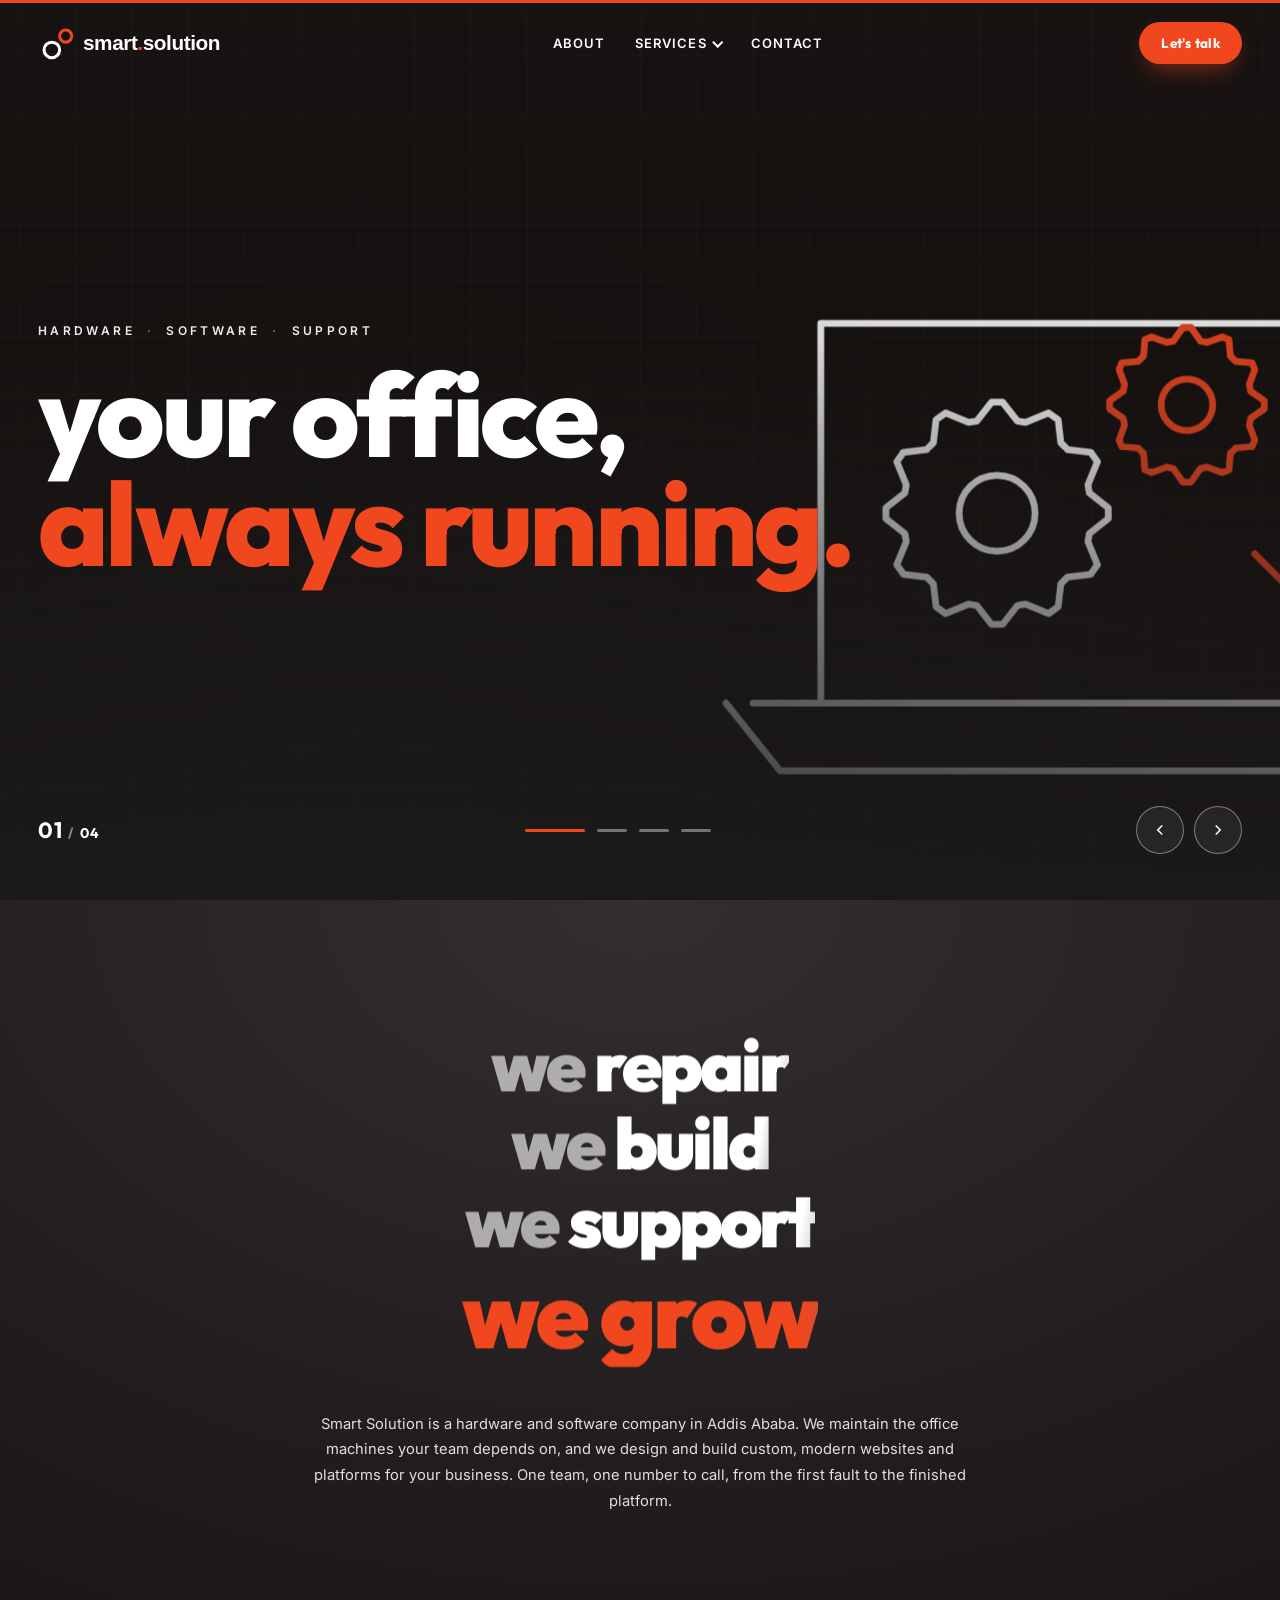
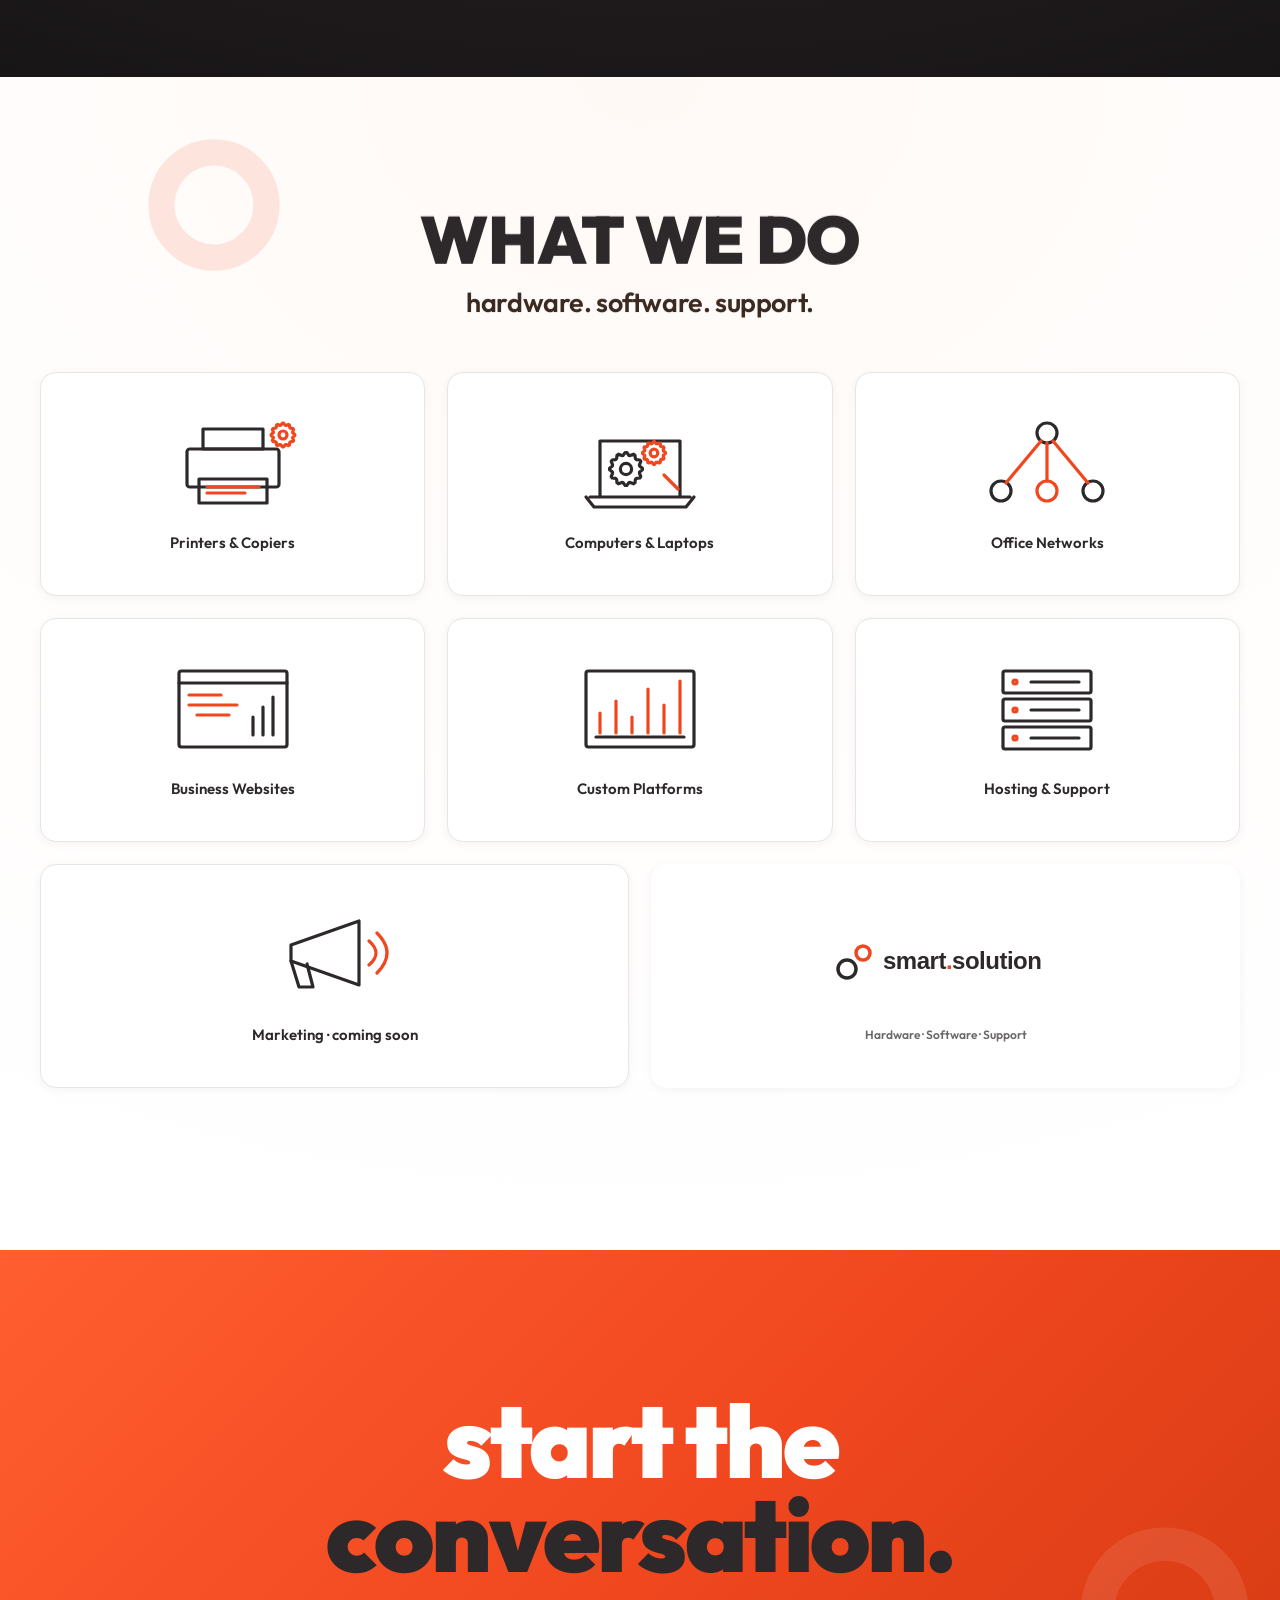
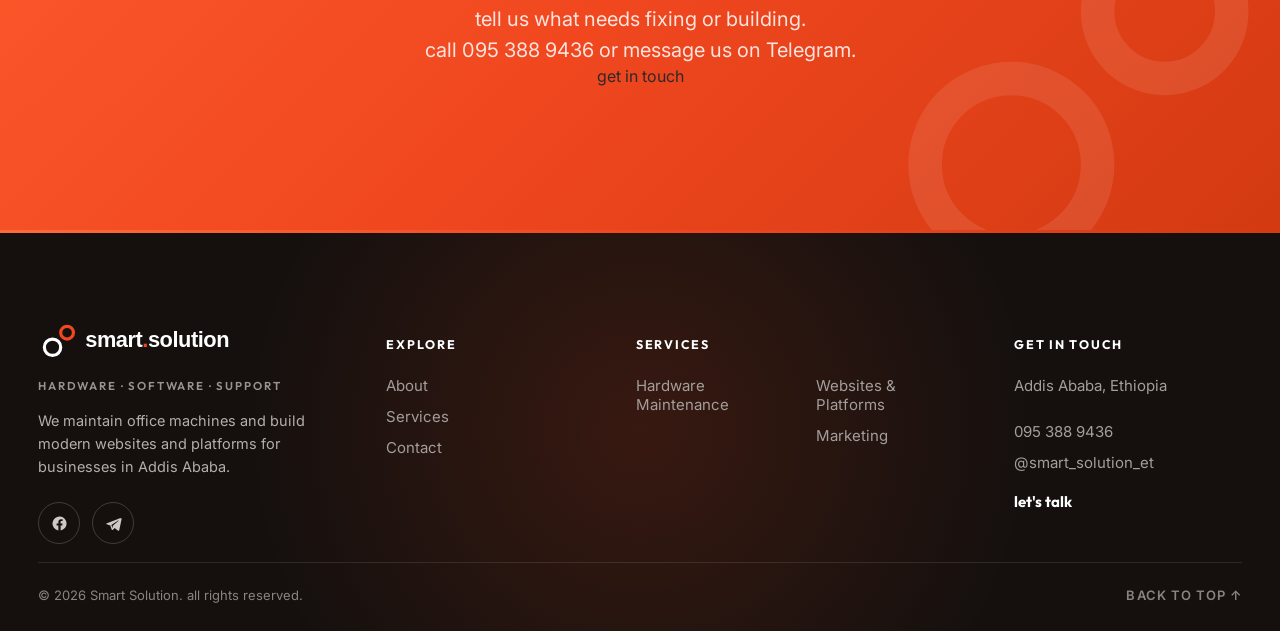
<file: index.html>
<!DOCTYPE html><html lang="en"><head><meta charset="UTF-8"><meta name="viewport" content="width=device-width, initial-scale=1.0"><title>Smart Solution | Office Machine Maintenance, Websites &amp; Platforms</title><meta name="description" content="Smart Solution maintains office machines and builds custom modern websites and platforms in Addis Ababa. Call 0953889436 or message us on Telegram."><meta name="theme-color" content="#F0471F"><link rel="icon" type="image/svg+xml" href="assets/logo/favicon.svg"><link rel="preconnect" href="https://fonts.googleapis.com/"><link rel="preconnect" href="https://fonts.gstatic.com/" crossorigin><link href="https://fonts.googleapis.com/css2?family=Outfit:wght@100..900&amp;family=Inter:wght@300;400;500;600;700&amp;display=swap" rel="stylesheet"><style>
  :root{
    --orange:#F0471F;       /* signature brand orange (sampled from logo) */
    --orange-deep:#D43A12;
    --ink:#2D292B;          /* warm charcoal */
    --ink-2:#1c1a1b;
    --paper:#ffffff;
    --grey:#6E6F71;
    --grey-200:#E9E9E7;
    --reveal-cx:50%; --reveal-cy:58%;
  }
  *{box-sizing:border-box; -webkit-font-smoothing:antialiased; text-rendering:optimizeLegibility;}
  html{scroll-behavior:smooth;}
  section[id], footer[id]{scroll-margin-top:84px;}
  body{margin:0; font-family:'Inter',system-ui,sans-serif; color:var(--ink); background:var(--paper); overflow-x:hidden;}
  h1,h2,h3,.display{font-family:'Outfit','Inter',sans-serif; letter-spacing:-0.03em; margin:0;}
  a{text-decoration:none; color:inherit;}
  ::selection{background:var(--orange); color:#fff;}
  img{display:block; max-width:100%;}

  /* ============ concept ribbon (remove for production) ============ */
  .concept-ribbon{
    position:fixed; bottom:14px; left:14px; z-index:120;
    background:var(--ink); color:#fff; font-size:10.5px; letter-spacing:.16em;
    text-transform:uppercase; font-weight:600; padding:7px 12px; border-radius:999px;
    opacity:.78; pointer-events:none;
  }
  .concept-ribbon b{color:var(--orange);}

  /* ======================================================= */
  /* HEADER / NAV                                            */
  /* ======================================================= */
  header{
    position:fixed; top:0; left:0; right:0; z-index:100;
    padding:22px 0;
    transition:background .4s ease, padding .4s ease, box-shadow .4s ease, transform .45s cubic-bezier(.2,.7,.2,1);
  }
  header.scrolled{
    background:rgba(255,255,255,.92); backdrop-filter:blur(12px);
    padding:13px 0; box-shadow:0 1px 0 rgba(0,0,0,.06), 0 8px 30px -18px rgba(0,0,0,.35);
  }
  header.hide{transform:translateY(-105%);}
  .nav{max-width:1320px; margin:0 auto; padding:0 38px; display:flex; align-items:center; justify-content:space-between; gap:24px;}

  /* logo: white on hero, color when scrolled */
  .brand{display:block; height:38px; position:relative; flex-shrink:0;}
  .brand img{height:100%; width:auto; transition:opacity .35s ease;}
  .brand .logo-color{opacity:0; position:absolute; inset:0;}
  header.scrolled .brand .logo-white{opacity:0;}
  header.scrolled .brand .logo-color{opacity:1;}

  /* nav links */
  .menu{display:flex; align-items:center; gap:30px; list-style:none; margin:0; padding:0;}
  .menu > li > a{
    font-size:13px; font-weight:600; letter-spacing:.08em; text-transform:uppercase;
    color:#fff; position:relative; padding:6px 0; display:inline-flex; align-items:center; gap:6px;
    transition:color .25s ease;
  }
  header.scrolled .menu > li > a{color:var(--ink);}
  .menu > li > a::after{
    content:''; position:absolute; left:0; bottom:0; height:2px; width:0;
    background:var(--orange); transition:width .3s cubic-bezier(.2,.7,.2,1);
  }
  .menu > li > a:hover{color:var(--orange);}
  header.scrolled .menu > li > a:hover{color:var(--orange);}
  .menu > li > a:hover::after{width:100%;}
  .caret{width:8px; height:8px; border-right:2px solid currentColor; border-bottom:2px solid currentColor; transform:rotate(45deg) translateY(-1px); transition:transform .3s ease;}
  .has-drop:hover .caret{transform:rotate(225deg) translateY(-1px);}

  /* services dropdown (mega) */
  .has-drop{position:relative;}
  .svc-top{cursor:default;}
  .drop{
    position:absolute; top:calc(100% + 18px); left:50%; transform:translateX(-50%) translateY(10px);
    background:#fff; border-radius:16px; padding:16px; width:560px;
    box-shadow:0 30px 70px -25px rgba(0,0,0,.4); border:1px solid var(--grey-200);
    opacity:0; visibility:hidden; transition:opacity .3s ease, transform .3s cubic-bezier(.2,.7,.2,1);
    display:grid; grid-template-columns:1fr 1fr; gap:4px;
  }
  .has-drop:hover .drop{opacity:1; visibility:visible; transform:translateX(-50%) translateY(0);}
  .drop::before{content:''; position:absolute; top:-18px; left:0; right:0; height:18px;} /* hover bridge */
  .drop a{
    display:flex; align-items:center; gap:12px; padding:12px 14px; border-radius:11px;
    color:var(--ink); transition:background .22s ease, transform .22s ease;
  }
  .drop a:hover{background:#FBEDE9; transform:translateX(3px);}
  .drop a .d-dot{width:9px; height:9px; border-radius:50%; background:var(--orange); flex-shrink:0; opacity:.35; transition:opacity .2s;}
  .drop a:hover .d-dot{opacity:1;}
  .drop a .d-name{font-family:'Outfit'; font-weight:600; font-size:14.5px;}
  .drop a .d-sub{font-size:11px; color:var(--grey); margin-top:1px;}

  /* CTA */
  .cta{
    background:var(--orange); color:#fff; font-family:'Outfit'; font-weight:700;
    font-size:13.5px; letter-spacing:.02em; padding:12px 22px; border-radius:999px;
    display:inline-flex; align-items:center; gap:8px; white-space:nowrap;
    box-shadow:0 10px 26px -10px rgba(240,71,31,.7); transition:transform .3s cubic-bezier(.2,.7,.2,1), box-shadow .3s ease, background .3s;
  }
  .cta:hover{transform:translateY(-2px); background:var(--orange-deep); box-shadow:0 16px 34px -12px rgba(240,71,31,.85);}
  .cta .arr{transition:transform .3s ease;}
  .cta:hover .arr{transform:translateX(4px);}

  /* burger */
  .burger{display:none; width:42px; height:42px; border:none; background:transparent; cursor:pointer; flex-direction:column; gap:6px; align-items:center; justify-content:center;}
  .burger span{width:26px; height:2px; background:#fff; transition:.3s; border-radius:2px;}
  header.scrolled .burger span{background:var(--ink);}

  /* mobile menu */
  .m-menu{position:fixed; inset:0; z-index:110; background:var(--ink); padding:84px 30px 30px; transform:translateY(-100%); transition:transform .55s cubic-bezier(.7,0,.15,1); overflow-y:auto;}
  .m-menu.open{transform:translateY(0);}
  .m-menu a{display:block; color:#fff; font-family:'Outfit'; font-weight:700; font-size:30px; padding:14px 0; border-bottom:1px solid rgba(255,255,255,.1); text-transform:lowercase;}
  .m-menu a:hover{color:var(--orange);}
  .m-menu .m-sub{font-size:15px; font-weight:500; padding:9px 0 9px 16px; border:none; color:#cfcfca; text-transform:none;}
  .m-close{position:absolute; top:24px; right:24px; width:44px; height:44px; background:none; border:none; color:#fff; font-size:30px; cursor:pointer;}

  /* ======================================================= */
  /* HERO SLIDER                                             */
  /* ======================================================= */
  .hero{position:relative; height:100vh; min-height:600px; overflow:hidden; background:var(--ink);}

  .slide{position:absolute; inset:0; opacity:0; visibility:hidden;}
  .slide.active{opacity:1; visibility:visible;}
  .slide.entering{z-index:2;}
  /* --- transition A: orange-circle "eye" reveal (brand motif) --- */
  .slide.entering.t-circle{animation:circleReveal 1s cubic-bezier(.7,0,.2,1) forwards;}
  @keyframes circleReveal{
    from{clip-path:circle(0% at var(--reveal-cx) var(--reveal-cy));}
    to{clip-path:circle(150% at var(--reveal-cx) var(--reveal-cy));}
  }
  /* --- transition B: directional wipe --- */
  .slide.entering.t-wipe{animation:wipeReveal 1.05s cubic-bezier(.76,0,.24,1) forwards;}
  @keyframes wipeReveal{
    from{clip-path:inset(0 0 0 100%);}
    to{clip-path:inset(0 0 0 0);}
  }
  /* --- transition C: interlocking strip reveal (fancy default) --- */
  .fx{position:absolute; inset:0; z-index:5; display:flex; opacity:0; pointer-events:none;}
  .fx.show{opacity:1;}
  .fx .panel{position:relative; height:100%; flex:1 1 0; overflow:hidden;}
  .fx .pimg{
    position:absolute; top:0; height:100%;
    width:calc(100% * var(--n)); left:calc(-100% * var(--i));
    background-size:cover; background-position:center; will-change:clip-path;
    clip-path:inset(0 0 100% 0);                 /* odd strips: hidden from top */
    transition:clip-path .72s cubic-bezier(.7,0,.2,1);
    transition-delay:calc(var(--i) * 0.085s);
  }
  .fx .panel:nth-child(even) .pimg{clip-path:inset(100% 0 0 0);}  /* even: hidden from bottom */
  .fx.reveal .pimg{clip-path:inset(0 0 0 0);}
  /* thin orange seam flashes between strips during the reveal (brand accent) */
  .fx .panel::after{content:''; position:absolute; top:0; bottom:0; right:0; width:2px; background:var(--orange); opacity:0; transition:opacity .3s ease;}
  .fx .panel:last-child::after{display:none;}
  .fx.reveal .panel::after{opacity:.9; transition:opacity .3s ease calc(var(--seam,0s));}
  /* --- transition D: orange panel swipe --- */
  .swipe{position:absolute; top:-12%; bottom:-12%; left:0; right:0; z-index:5; pointer-events:none; opacity:0;}
  .swipe.run{opacity:1; animation:swipeMove 1.15s cubic-bezier(.76,0,.24,1) forwards;}
  @keyframes swipeMove{from{transform:translateX(-125%);} to{transform:translateX(125%);}}
  .swipe .bar{position:absolute; top:0; bottom:0; transform:skewX(-11deg);}
  .swipe .bar.orange{left:-15%; width:135%; background:var(--orange);}
  .swipe .bar.ink{left:117%; width:13%; background:var(--ink);}
  .slide-img{position:absolute; inset:0; background-size:cover; background-position:center; transform:scale(1.02);}
  .slide.active .slide-img{animation:kenburns 7s ease-out forwards;}
  @keyframes kenburns{from{transform:scale(1.02);} to{transform:scale(1.13);}}
  /* charcoal scrim so white + orange text always reads (brand: darken image) */
  .scrim{position:absolute; inset:0; background:
    linear-gradient(180deg, rgba(28,26,27,.30) 0%, rgba(28,26,27,.15) 38%, rgba(28,26,27,.62) 78%, rgba(28,26,27,.88) 100%),
    radial-gradient(120% 90% at 28% 80%, rgba(28,26,27,.45) 0%, rgba(28,26,27,0) 60%);}

  .slide-content{position:absolute; inset:0; display:flex; flex-direction:column; justify-content:center; padding:0;}
  .slide-inner{max-width:1320px; margin:0 auto; padding:0 38px; width:100%;}
  .eyebrow{display:flex; align-items:center; gap:12px; color:#fff; font-size:12px; font-weight:600; letter-spacing:.28em; text-transform:uppercase; margin-bottom:22px; opacity:.92;}
  .eyebrow .ebar{width:42px; height:2px; background:var(--orange);}
  .eyebrow b{color:var(--orange); font-weight:700;}

  .headline{color:#fff; font-weight:800; font-size:clamp(44px, 9.2vw, 132px); line-height:.92; text-transform:lowercase;}
  .headline .kw{color:var(--orange);}
  /* word-rise animation, re-triggers each time slide becomes active */
  .headline .ln{display:inline-block; opacity:0; transform:translateY(46px); }
  .slide.active .headline .ln{animation:rise .8s cubic-bezier(.2,.8,.2,1) forwards;}
  .slide.active .headline .ln:nth-child(1){animation-delay:.15s;}
  .slide.active .headline .ln:nth-child(2){animation-delay:.30s;}
  @keyframes rise{to{opacity:1; transform:translateY(0);}}

  .hero-cta{margin-top:34px; display:flex; align-items:center; gap:22px; opacity:0; transform:translateY(20px);}
  .slide.active .hero-cta{animation:rise .8s cubic-bezier(.2,.8,.2,1) .55s forwards;}
  .hero-cta .seework{
    display:inline-flex; align-items:center; gap:12px; color:#fff; font-family:'Outfit'; font-weight:600; font-size:15px;
  }
  .hero-cta .seework .circle{
    width:50px; height:50px; border-radius:50%; border:1.5px solid rgba(255,255,255,.55);
    display:flex; align-items:center; justify-content:center; transition:.35s;
  }
  .hero-cta .seework:hover .circle{background:var(--orange); border-color:var(--orange); transform:scale(1.06);}

  /* ---- 20th anniversary first slide ---- */
  .anniv-num{position:absolute; right:3.5%; top:50%; transform:translateY(-50%); z-index:1; font-family:'Outfit'; font-weight:900; font-size:52vh; line-height:.76; letter-spacing:-.05em; color:rgba(255,255,255,.085); pointer-events:none; user-select:none;}
  .anniv-num .plus{color:inherit; font-size:.42em; font-weight:900; vertical-align:super; letter-spacing:0;}
  .anniv .slide-content{z-index:3;}
  .anniv-sub{color:#eae6e3; font-family:'Outfit'; font-weight:500; font-size:clamp(15px,1.8vw,21px); line-height:1.5; max-width:560px; margin:22px 0 0; opacity:0; transform:translateY(20px);}
  .slide.active .anniv-sub{animation:rise .8s cubic-bezier(.2,.8,.2,1) .5s forwards;}
  @media(max-width:760px){.anniv-num{font-size:27vh; right:3%; color:rgba(255,255,255,.28);}}

  /* ---- slider chrome ---- */
  .h-progress{position:absolute; top:0; left:0; right:0; height:3px; background:rgba(255,255,255,.16); z-index:6;}
  .h-progress .bar{height:100%; width:0; background:var(--orange);}
  .h-progress .bar.run{animation:prog var(--dur,5800ms) linear forwards;}
  @keyframes prog{from{width:0;} to{width:100%;}}

  .h-controls{position:absolute; left:0; right:0; bottom:46px; z-index:6;}
  .h-controls-inner{max-width:1320px; margin:0 auto; padding:0 38px; display:flex; align-items:center; justify-content:space-between; gap:20px;}
  .counter{color:#fff; font-family:'Outfit'; font-weight:700; font-size:14px; letter-spacing:.05em;}
  .counter b{font-size:22px;}
  .counter .sep{opacity:.5; margin:0 6px;}
  .dots{display:flex; gap:12px; align-items:center;}
  .dot{height:3px; width:30px; background:rgba(255,255,255,.4); border:none; padding:0; cursor:pointer; border-radius:2px; transition:width .35s ease, background .35s ease;}
  .dot.active{width:60px; background:var(--orange);}
  .arrows{display:flex; gap:10px;}
  .arrow{width:48px; height:48px; border-radius:50%; border:1.5px solid rgba(255,255,255,.4); background:rgba(255,255,255,.06); color:#fff; cursor:pointer; display:flex; align-items:center; justify-content:center; transition:.3s; backdrop-filter:blur(4px);}
  .arrow:hover{background:var(--orange); border-color:var(--orange); transform:translateY(-2px);}
  .arrow svg{width:18px; height:18px;}

  /* a faint giant ž watermark = brand "eye/face" motif */
  .hero-watermark{position:absolute; top:46%; right:-40px; transform:translateY(-50%); font-family:'Outfit'; font-weight:900; font-size:42vh; color:rgba(255,255,255,.05); line-height:1; z-index:1; pointer-events:none; user-select:none;}

  /* ======================================================= */
  /* INTRO / WHO WE ARE                                      */
  /* ======================================================= */
  /* ===== "we are" — all four statements on the orange bg ===== */
  .intro{position:relative; overflow:hidden; background:radial-gradient(125% 135% at 50% 0%,#332e30 0%,#211d1f 55%,#141112 100%); padding:clamp(84px,14vh,180px) 38px clamp(120px,18vh,240px);}
  .intro-inner{max-width:1200px; margin:0 auto; text-align:center;}
  .statement{font-family:'Outfit',sans-serif; font-weight:900; font-size:clamp(34px,6vw,92px); line-height:1.08; letter-spacing:-.04em; margin:0; -webkit-font-smoothing:antialiased; -moz-osx-font-smoothing:grayscale;}
  .statement .ln{display:block; color:rgba(255,255,255,.62);}
  .statement .ln:nth-child(-n+3){font-size:.94em;}
  .statement .ln .o{color:#fff;}
  .statement .ln:nth-child(4), .statement .ln:nth-child(4) .o{color:var(--orange);}
  .statement .ln:nth-child(4){font-size:1.24em; line-height:1.12; white-space:nowrap;}
  @media (max-width:600px){ .statement .ln:nth-child(4){font-size:1.05em; white-space:normal;} }
  /* the grey "we are" is static: only the keyword animates */
  .statement .ln{opacity:1; transform:none;}
  .about-body{opacity:0; transform:translateY(22px); transition:opacity 1.1s ease, transform 1.2s cubic-bezier(.2,.8,.2,1);}
  /* keyword: a soft light-charcoal band drifts through the letters, continuously,
     each line a beat behind the one above it */
  .statement .ln .o{display:inline-block; color:transparent; -webkit-text-fill-color:transparent;
    background-image:linear-gradient(100deg, #fff 34%, #6b6669 44%, #4a4548 50%, #6b6669 56%, #fff 66%);
    background-size:280% 100%; background-repeat:repeat-x;
    -webkit-background-clip:text; background-clip:text;
    animation:weaShimmer 11s linear var(--d,0s) infinite;}
  .statement .ln:nth-child(4) .o{
    background-image:linear-gradient(100deg, var(--orange) 34%, #6f686c 44%, #4a4548 50%, #6f686c 56%, var(--orange) 66%);}
  @keyframes weaShimmer{
    0%  {background-position:0 0;}
    100%{background-position:-280% 0;}   /* exactly one tile, so the loop is seamless */
  }
  @media (prefers-reduced-motion:reduce){
    .statement .ln .o{animation:none; -webkit-text-fill-color:currentColor; color:inherit;
      background:none;}
  }
  .intro-about{max-width:660px; margin:clamp(38px,5vh,60px) auto 0; text-align:center;}
  .about-body{margin:0; color:rgba(255,255,255,.86); font-size:clamp(14px,1.15vw,16px); line-height:1.75; transition-delay:.44s;}
  .intro.in .about-body{opacity:1; transform:none;}
  .intro .wm{position:absolute; right:-3%; top:3%; width:37vh; height:37vh; background:url('assets/logo/mark.svg') no-repeat top right/contain; opacity:.045; z-index:1; pointer-events:none;}
  @media (max-width:768px){ .intro .wm{right:-22%; opacity:.06;} }
  @media (max-width:560px){ .intro .wm{display:none;} }

  /* ======================================================= */
  /* OUR FAMILY                                              */
  /* ======================================================= */
  /* divider between "We are Storytellers." and "our family" */
  .family{position:relative; background:radial-gradient(130% 110% at 50% 0%,#FFF9F6 0%,#FFFDFC 45%,#FFFFFF 100%); padding:clamp(90px,13vh,170px) 38px clamp(130px,18vh,230px); overflow:hidden;}
  .family::after{content:''; position:absolute; right:-2%; bottom:-10%; width:min(60vh,540px); height:min(60vh,540px); background:url('assets/logo/mark.svg') no-repeat bottom right/contain; filter:brightness(0) invert(1); opacity:.09; z-index:0; pointer-events:none;}
  .family .wm{position:absolute; left:-2%; top:2%; width:40vh; height:40vh; background:url('assets/logo/mark.svg') no-repeat top left/contain; opacity:.12; z-index:0; pointer-events:none;}
  .family-inner{max-width:1200px; margin:0 auto; position:relative; z-index:2;}
  .fam-head{text-align:center; margin-bottom:52px;}
  .fam-title{font-family:'Outfit'; font-weight:900; color:var(--ink); font-size:clamp(34px,5.2vw,68px); line-height:1.0; text-transform:uppercase; letter-spacing:-.01em; margin-top:12px;}
  .fam-lead{max-width:560px; margin:20px auto 0; color:rgba(255,255,255,.82); font-size:17px; line-height:1.6;}
  .fam-sub{font-family:'Outfit'; font-weight:600; color:#3a2a22; font-size:clamp(18px,2.1vw,28px); line-height:1.25; margin-top:14px; letter-spacing:-.015em;}
  .fam-grid{display:flex; flex-wrap:wrap; justify-content:center; gap:22px;}
  .fam-head{opacity:1; transform:none;}
  .family.in .fam-head{opacity:1; transform:none;}
  .fam-card{position:relative; flex:0 1 calc((100% - 44px)/3); display:flex; flex-direction:column; align-items:center; justify-content:center; min-height:224px; padding:34px 24px; border:1px solid #E7E6E3; border-radius:16px; background:#fff; cursor:default; overflow:hidden; text-decoration:none; box-shadow:0 2px 10px rgba(45,41,43,.05);
            opacity:0; transform:translateX(-60px);
            transition:opacity .85s ease, transform 1.3s cubic-bezier(.16,1,.3,1), background .4s cubic-bezier(.2,.7,.2,1), border-color 0s, box-shadow .4s ease;}
  .fam-card:nth-child(even){transform:translateX(60px);}
  .family.in .fam-card{opacity:1; transform:none;}
  .family.in .fam-card:nth-child(1){transition-delay:.05s}.family.in .fam-card:nth-child(2){transition-delay:.16s}.family.in .fam-card:nth-child(3){transition-delay:.27s}
  .family.in .fam-card:nth-child(4){transition-delay:.38s}.family.in .fam-card:nth-child(5){transition-delay:.49s}.family.in .fam-card:nth-child(6){transition-delay:.60s}
  .family.in .fam-card:nth-child(7){transition-delay:.71s}.family.in .fam-card:nth-child(8){transition-delay:.82s}.family.in .fam-card:nth-child(9){transition-delay:.93s}
  .family.in .fam-card:nth-child(10){transition-delay:1.04s}.family.in .fam-card:nth-child(11){transition-delay:1.15s}
  .fam-logo{display:flex; align-items:center; justify-content:center; min-height:104px; transition:opacity .35s ease, transform .4s cubic-bezier(.2,.7,.2,1);}
  .fam-logo img{max-height:76px; max-width:200px; width:auto; object-fit:contain;}
  .fam-logo.tall img{max-height:116px; max-width:225px;}   /* logos that stack mark + slogan */
  /* Academy + Craft Addis cards are wider, so enlarge their logos a bit */
  .fam-card[href] .fam-logo img{max-height:104px; max-width:330px;}
  .fam-name{display:none;}
  /* hover: card lift + orange border, logo stays visible (no flip/reveal) */
  .fam-card:hover{transform:translateY(-6px); box-shadow:0 24px 50px -18px rgba(45,41,43,.2); transition:transform .35s cubic-bezier(.2,.7,.2,1), box-shadow .4s ease;}
  .fam-card:hover .fam-logo{transform:scale(1.05);}
  .fam-card.fam-parent{border-color:rgba(255,255,255,.45);}
  .fam-card[href]{cursor:pointer;}
  /* the two trailing cards (Academy + Craft Addis) widen to fill the row, aligning with the 3 above; logos stay centered, not stretched */
  .fam-card:nth-last-child(-n+2){flex-basis:calc((100% - 22px)/2);}
  @media (max-width:880px){ .fam-card{flex-basis:calc((100% - 22px)/2);} .family .wm{display:none;} }
  @media (max-width:520px){ .fam-card, .fam-card:nth-last-child(-n+2){flex-basis:100%;} }
  @media (max-width:600px){ .fam-card.fam-parent{display:none;} }

  /* ======================================================= */
  /* OUR WORK                                                */
  /* ======================================================= */
  .work{position:relative; background:var(--ink); color:#fff; padding:clamp(90px,13vh,170px) 38px; overflow:hidden;}
  .work-inner{max-width:1560px; margin:0 auto; text-align:center; position:relative; z-index:2;}
  .work-head{opacity:1; transform:none;}
  .work.in .work-head{opacity:1; transform:none;}
  .work-title{font-family:'Outfit'; font-weight:900; font-size:clamp(34px,5.2vw,68px); line-height:1; text-transform:uppercase; letter-spacing:-.01em; color:#fff;}
  .work-sub{font-family:'Outfit'; font-weight:600; color:#b9b6b3; font-size:clamp(18px,2.1vw,28px); line-height:1.25; margin-top:14px; letter-spacing:-.015em;}
  .work-filters{position:relative; width:-moz-fit-content; width:fit-content; max-width:100%; margin-top:40px; margin-left:auto; margin-right:auto; display:flex; flex-wrap:wrap; justify-content:center; gap:10px;
    opacity:0; transform:translateY(20px); transition:opacity .4s ease, transform .4s cubic-bezier(.2,.8,.2,1);}
  .work.in .work-filters{opacity:1; transform:none;}
  /* live sheen: ONE light sweeps across the whole strip of tabs on a continuous loop (ported from the clients page). the row hugs its tabs (fit-content) so the band rides the tabs, not the empty section width */
  .work-filters::after{content:''; position:absolute; inset:0; pointer-events:none; z-index:5; border-radius:999px;
    background:linear-gradient(100deg, transparent 42%, rgba(255,255,255,.25) 50%, transparent 58%);
    background-size:200% 100%; background-repeat:no-repeat; mix-blend-mode:screen;
    animation:workRowSheen 6.5s ease-in-out infinite;}
  @keyframes workRowSheen{0%{background-position:120% 0;} 100%{background-position:-20% 0;}}
  .work-filters .filter{position:relative; z-index:1; font-family:'Outfit'; font-weight:600; font-size:13px; letter-spacing:.06em; text-transform:uppercase; color:#cfccc9; background:transparent; border:1px solid rgba(255,255,255,.22); padding:10px 20px; border-radius:999px; cursor:pointer; transition:background .25s ease, border-color .25s ease, color .25s ease, transform .25s ease;}
  .work-filters .filter:hover{border-color:#fff; color:#fff; transform:translateY(-2px);}
  .work-filters .filter.active{background:var(--orange); border-color:var(--orange); color:#fff;}
  @media (prefers-reduced-motion: reduce){ .work-head, .work-filters{opacity:1; transform:none; transition:none;} .work-filters::after{animation:none; opacity:0;} .wcard.entering{animation:none;} .wthumb::before{animation:none;} .wcard img{transition:opacity .2s ease;} }
  /* work grid */
  .work-grid{display:grid; grid-template-columns:repeat(3,1fr); gap:70px; margin-top:50px;}
  .wcard{position:relative; display:block; cursor:pointer; text-decoration:none;}
  @keyframes wcardEnterL{from{opacity:0; transform:translateX(-60px);} to{opacity:1; transform:none;}}
  @keyframes wcardEnterR{from{opacity:0; transform:translateX(60px);} to{opacity:1; transform:none;}}
  .wcard.entering{animation:wcardEnterL 1.15s cubic-bezier(.16,1,.3,1) both;}
  .wcard.entering:nth-child(even){animation-name:wcardEnterR;}
  .wthumb{position:relative; aspect-ratio:16/9; border-radius:0; overflow:hidden; background:#1a1819;}
  .wthumb::before{content:''; position:absolute; inset:0; z-index:0; background:linear-gradient(100deg,#201e1f 28%,#2d2a2b 50%,#201e1f 72%); background-size:200% 100%; animation:wshimmer 1.4s ease-in-out infinite;}
  .wthumb.loaded::before{display:none;}
  @keyframes wshimmer{0%{background-position:200% 0;} 100%{background-position:-200% 0;}}
  .wcard img{position:relative; z-index:1; width:100%; height:100%; object-fit:cover; opacity:0; transition:opacity .5s ease, transform .6s cubic-bezier(.2,.7,.2,1);}
  .wthumb.loaded img{opacity:1;}
  .wcard:hover img{transform:scale(1.07);}
  .wcard .ov{position:absolute; inset:0; background:rgba(28,26,27,0); z-index:1; transition:background .4s ease;}
  .wcard:hover .ov{background:rgba(28,26,27,.4);}
  .wcard .play{position:absolute; top:50%; left:50%; transform:translate(-50%,-50%) scale(.7); z-index:2; width:84px; height:84px; border-radius:50%; background:rgba(20,18,19,.55); backdrop-filter:blur(4px); border:1px solid rgba(255,255,255,.3); display:flex; align-items:center; justify-content:center; opacity:0; transition:opacity .35s ease, transform .35s cubic-bezier(.2,.7,.2,1); box-shadow:0 14px 36px -10px rgba(0,0,0,.55);}
  .wcard .play svg{width:30px; height:30px; fill:#fff; margin-left:4px;}
  .wcard:hover .play{opacity:1; transform:translate(-50%,-50%) scale(1);}
  /* motion thumbnail: muted preview clip fades in over the static poster on hover / in-view */
  .wcard .wmotion{position:absolute; inset:0; z-index:1; width:100%; height:100%; object-fit:cover; opacity:0; transition:opacity .45s ease; pointer-events:none;}
  .wthumb.playing .wmotion{opacity:1;}
  .wthumb.has-motion .play{opacity:1; transform:translate(-50%,-50%) scale(.82);}
  .wthumb.has-motion.playing .play{opacity:0;}
  .wthumb.has-motion.playing img{transform:none;}
  .wcard .ttl{display:block; margin-top:15px; color:#fff; font-family:'Outfit'; font-weight:600; font-size:16px; line-height:1.35; text-align:left;}
  .wcard .cl{display:block; margin-top:5px; color:var(--orange); font-family:'Outfit'; font-weight:700; font-size:13.5px; letter-spacing:.02em; text-align:left;}
  .work-showcase{display:none; margin-top:46px;}
  .work-showcase.on{display:block; animation:wsfade .6s ease both;}
  .tt-shelf{margin-bottom:54px;}
  .tt-head{display:inline-flex; align-items:center; gap:9px; font-family:'Outfit'; font-weight:800; font-size:clamp(15px,1.7vw,19px); color:#2D292B; margin:0 0 20px; text-transform:lowercase; letter-spacing:-.01em;}
  .tt-head svg{width:19px; height:19px; fill:var(--orange);}
  .tt-grid{display:grid; grid-template-columns:repeat(5,1fr); gap:clamp(14px,1.8vw,22px);}
  .tt-item{display:flex; flex-direction:column;}
  .tt-card{position:relative; aspect-ratio:9/16; border-radius:14px; overflow:hidden; background:#15100E; cursor:pointer; border:none; padding:0; display:block; box-shadow:0 14px 30px -16px rgba(45,41,43,.4);}
  .tt-card img{width:100%; height:100%; object-fit:cover; display:block; transition:transform .55s cubic-bezier(.2,.7,.2,1);}
  .tt-card:hover img{transform:scale(1.06);}
  .tt-card::after{content:''; position:absolute; inset:0; background:linear-gradient(to top, rgba(0,0,0,.4), transparent 42%); pointer-events:none;}
  .tt-play{position:absolute; top:50%; left:50%; transform:translate(-50%,-50%); width:54px; height:54px; border-radius:50%; background:rgba(255,255,255,.92); display:flex; align-items:center; justify-content:center; z-index:2; transition:transform .3s ease, background .3s ease;}
  .tt-card:hover .tt-play{transform:translate(-50%,-50%) scale(1.1); background:#fff;}
  .tt-play svg{width:22px; height:22px; fill:#15100E; margin-left:3px;}
  .tt-brand{display:none;}
  @media (max-width:560px){ .tt-grid{grid-template-columns:repeat(3,1fr); gap:10px;} .tt-play{width:40px; height:40px;} .tt-play svg{width:17px;height:17px;} .tt-brand{font-size:11.5px; margin-top:8px;} }
  /* TikTok vertical lightbox */
  .tt-lb{position:fixed; inset:0; z-index:300; background:rgba(15,14,14,.92); -webkit-backdrop-filter:blur(8px); backdrop-filter:blur(8px); display:flex; align-items:center; justify-content:center; padding:20px; opacity:0; visibility:hidden; transition:opacity .35s ease, visibility .35s;}
  .tt-lb.open{opacity:1; visibility:visible;}
  .tt-lb-frame{position:relative; width:min(94vw,440px); height:min(92vh,820px);}
  .tt-lb-frame iframe{width:100%; height:100%; border:0; border-radius:12px; background:#000;}
  .tt-lb-close{position:absolute; top:18px; right:18px; width:46px; height:46px; border-radius:50%; border:1px solid rgba(255,255,255,.3); background:rgba(255,255,255,.08); color:#fff; font-size:20px; cursor:pointer; z-index:2; transition:background .25s ease;}
  .tt-lb-close:hover{background:var(--orange); border-color:var(--orange);}
  .sm-grid{display:grid; grid-template-columns:repeat(3,1fr); gap:20px;}
  .sm-card{position:relative; display:block; padding:0; border:0; background:#1a1819; border-radius:14px; overflow:hidden; cursor:pointer; aspect-ratio:16/9;}
  .sm-card img{width:100%; height:100%; object-fit:cover; display:block; transition:transform .55s cubic-bezier(.2,.7,.2,1);}
  .sm-card:hover img{transform:scale(1.04);}
  .sm-social{position:absolute; top:0; left:0; right:0; height:34%; z-index:3; pointer-events:none;}
  .sm-social svg{position:absolute; stroke:#fff; fill:none; stroke-width:1.7; stroke-linecap:round; stroke-linejoin:round; opacity:.5; filter:drop-shadow(0 1px 3px rgba(0,0,0,.45));}
  .sm-title{position:absolute; left:16px; bottom:14px; z-index:3; color:#fff; font-family:'Outfit',sans-serif; font-weight:600; font-size:clamp(15px,1.5vw,20px); letter-spacing:.2px; text-shadow:0 2px 10px rgba(0,0,0,.55); pointer-events:none;}
  .sm-card::after{content:""; position:absolute; left:0; right:0; bottom:0; height:42%; background:linear-gradient(to top,rgba(0,0,0,.5),transparent); z-index:2; pointer-events:none; opacity:.85;}
  @media(max-width:980px){.sm-grid{grid-template-columns:repeat(2,1fr); gap:18px;}}
  @media(max-width:600px){.sm-grid{grid-template-columns:1fr;}}
  @keyframes wsfade{from{opacity:0; transform:translateY(16px);} to{opacity:1; transform:none;}}
  .work-empty{display:none; text-align:center; color:#8a8783; font-size:16px; margin-top:50px;}
  .work-more{text-align:center; margin-top:40px;}
  .load-more{font-family:'Outfit'; font-weight:700; font-size:14px; letter-spacing:.04em; color:#fff; background:transparent; border:1px solid rgba(255,255,255,.3); padding:14px 30px; border-radius:999px; cursor:pointer; transition:background .3s ease, border-color .3s ease, transform .3s ease; display:inline-flex; align-items:center; gap:10px;}
  .load-more:hover{background:var(--orange); border-color:var(--orange); transform:translateY(-2px);}
  .lightbox{position:fixed; inset:0; z-index:200; background:rgba(15,14,14,.9); backdrop-filter:blur(8px); display:flex; align-items:center; justify-content:center; padding:30px; opacity:0; visibility:hidden; transition:opacity .35s ease, visibility .35s;}
  .lightbox.open{opacity:1; visibility:visible;}
  .lightbox .frame{position:relative; width:100%; max-width:1040px; aspect-ratio:16/9; transform:scale(.94); transition:transform .4s cubic-bezier(.2,.7,.2,1); background:#000; border-radius:12px; overflow:hidden; box-shadow:0 40px 100px -30px rgba(0,0,0,.8);}
  .lightbox.open .frame{transform:scale(1);}
  .lightbox #lbHost{position:absolute; inset:0; width:100%; height:100%;}
  .lightbox iframe{position:absolute; inset:0; width:100%; height:100%; border:0; display:block;}
  .lightbox .lb-close{position:absolute; top:26px; right:30px; width:48px; height:48px; border-radius:50%; background:rgba(255,255,255,.1); border:1px solid rgba(255,255,255,.25); color:#fff; cursor:pointer; display:flex; align-items:center; justify-content:center; backdrop-filter:blur(4px); transition:background .25s ease, border-color .25s ease, transform .4s cubic-bezier(.2,.7,.2,1); z-index:10;}
  .lightbox .lb-close svg{width:20px; height:20px;}
  .lightbox .lb-close:hover{background:var(--orange); border-color:var(--orange); transform:rotate(90deg) scale(1.05);}
  /* image works — cards + image lightbox */
  .work-grid.is-img{gap:30px 26px;}
  /* Branding: fixed mosaic pattern (same concept as the work page) */
  .work-grid.is-poster{display:grid; grid-template-columns:repeat(4,1fr); gap:16px;}
  .work-grid.is-poster .wcard{margin:0; height:100%;}
  .work-grid.is-poster .ttl{display:none;}
  .work-grid.is-poster .cl{display:none;}
  .work-grid.is-poster .wthumb{aspect-ratio:auto; height:100%; border-radius:12px;}
  .work-grid.is-poster .wthumb img{position:relative; height:100%; object-fit:cover;}
  /* Digital + Branding: larger display galleries, no lightbox */
  .work-grid.is-big{grid-template-columns:repeat(2,1fr); gap:34px 30px;}
  .work-grid.is-big .wcard{cursor:default;}
  @media (max-width:760px){ .work-grid.is-big{grid-template-columns:1fr;} }
  .wcard .view{position:absolute; top:50%; left:50%; transform:translate(-50%,-50%) scale(.7); z-index:2; width:62px; height:62px; border-radius:50%; background:rgba(240,71,31,.94); display:flex; align-items:center; justify-content:center; opacity:0; transition:opacity .35s ease, transform .35s cubic-bezier(.2,.7,.2,1); box-shadow:0 14px 36px -10px rgba(0,0,0,.55);}
  .wcard .view svg{width:24px; height:24px; stroke:#fff; fill:none; stroke-width:2; stroke-linecap:round; stroke-linejoin:round;}
  .wcard:hover .view{opacity:1; transform:translate(-50%,-50%) scale(1);}
  .wcard .tag{position:absolute; top:12px; left:12px; z-index:2; font-family:'Outfit'; font-weight:700; font-size:10px; letter-spacing:.12em; text-transform:uppercase; color:#fff; background:rgba(20,18,19,.55); backdrop-filter:blur(4px); padding:5px 10px; border-radius:999px;}
  .lightbox.is-img .frame{aspect-ratio:auto; width:auto; height:auto; max-width:min(1180px,94vw); max-height:86vh; background:transparent; box-shadow:none; overflow:visible;}
  .lightbox.is-img #lbHost{position:relative; inset:auto; width:auto; height:auto;}
  .lightbox img.lb-img{display:block; width:auto; height:auto; max-width:min(1180px,94vw); max-height:86vh; border-radius:10px; box-shadow:0 40px 100px -30px rgba(0,0,0,.85);}
  .lb-nav{position:fixed; top:50%; transform:translateY(-50%); z-index:10; width:54px; height:54px; border-radius:50%; background:rgba(255,255,255,.1); border:1px solid rgba(255,255,255,.25); color:#fff; cursor:pointer; display:flex; align-items:center; justify-content:center; backdrop-filter:blur(4px); transition:background .25s ease, border-color .25s ease;}
  .lb-nav:hover{background:var(--orange); border-color:var(--orange);}
  .lb-nav svg{width:24px; height:24px;}
  .lb-prev{left:max(18px,3vw);} .lb-next{right:max(18px,3vw);}
  .lb-nav.hidden{display:none;}
  @media(max-width:560px){.lb-nav{width:44px; height:44px;} .lb-prev{left:10px;} .lb-next{right:10px;}}
  /* 360 campaign case modal — light theme */
  .case{position:fixed; inset:0; z-index:150; background:var(--ink); opacity:0; visibility:hidden; transition:opacity .7s ease, visibility .7s; overflow-y:auto; overscroll-behavior:contain;}
  .case.open{opacity:1; visibility:visible;}
  /* scroll-progress side rails (orange) with a glowing head */
  .case-rail{position:fixed; top:0; bottom:0; width:1.5px; z-index:6; pointer-events:none; opacity:0; transition:opacity .5s ease; background:rgba(240,71,31,.16);}
  .case.open .case-rail{opacity:1;}
  .case-rail-l{left:calc(50% - min(550px, (100vw - 24px)/2));}
  .case-rail-r{right:calc(50% - min(550px, (100vw - 24px)/2));}
  .case-rail i{position:absolute; left:0; right:0; top:0; height:var(--p,0%); background:linear-gradient(180deg,#FF5E30,#F0471F 70%,#C9360F); transition:height .12s linear;}
  .case-rail i::after{content:''; position:absolute; left:-1.5px; right:-1.5px; bottom:-1px; height:4px; border-radius:4px; background:rgba(255,238,225,.95); box-shadow:0 0 12px 2px rgba(255,150,90,.9);}
  /* spring entrance + staggered section reveal */
  .case-bar-inner{opacity:0; transform:translateY(-10px); transition:opacity .5s ease, transform .6s cubic-bezier(.2,.75,.2,1);}
  .case.open .case-bar-inner{opacity:1; transform:none;}
  .case-scroll > *{opacity:0; transform:translateY(24px); transition:opacity .6s ease, transform .7s cubic-bezier(.2,.75,.2,1);}
  .case.open .case-scroll > *{opacity:1; transform:none;}
  .case.open .case-scroll > *:nth-child(1){transition-delay:.10s}
  .case.open .case-scroll > *:nth-child(2){transition-delay:.18s}
  .case.open .case-scroll > *:nth-child(3){transition-delay:.26s}
  .case.open .case-scroll > *:nth-child(4){transition-delay:.34s}
  .case.open .case-scroll > *:nth-child(5){transition-delay:.42s}
  .case.open .case-scroll > *:nth-child(6){transition-delay:.50s}
  @media (prefers-reduced-motion: reduce){ .case-bar-inner, .case-scroll > *{opacity:1 !important; transform:none !important; transition:none;} }
  .case-bar{position:sticky; top:0; z-index:5; padding:16px 0; background:linear-gradient(180deg, rgba(45,41,43,.97) 64%, rgba(45,41,43,0)); backdrop-filter:blur(4px);}
  .case-bar-inner{max-width:1100px; margin:0 auto; padding:0 clamp(20px,5vw,60px); display:flex; align-items:center; justify-content:space-between; gap:20px;}
  .case-brand{font-family:'Outfit'; font-weight:900; font-size:clamp(20px,2.5vw,30px); color:#fff; letter-spacing:-.01em; line-height:1.05; text-transform:uppercase;}
  .case-brand small{display:block; font-size:11px; font-weight:700; letter-spacing:.18em; text-transform:uppercase; color:rgba(255,255,255,.65); margin-bottom:4px;}
  .case-close{width:auto; height:auto; background:transparent; border:none; color:rgba(255,255,255,.6); cursor:pointer; display:flex; align-items:center; justify-content:center; padding:8px; transition:color .25s ease, transform .35s ease; flex:none;}
  .case-close:hover{color:#fff; transform:rotate(90deg);}
  .case-close svg{width:23px; height:23px;}
  .case-step{position:fixed; top:50%; transform:translateY(-50%); z-index:7; width:64px; height:64px; border-radius:50%; background:rgba(255,255,255,.7); border:1px solid rgba(45,41,43,.18); color:#2D292B; cursor:pointer; display:flex; align-items:center; justify-content:center; backdrop-filter:blur(6px); box-shadow:0 14px 34px -16px rgba(45,41,43,.5); opacity:0; transition:background .25s ease, border-color .25s ease, color .25s ease, transform .3s cubic-bezier(.2,.7,.2,1), opacity .5s ease;}
  .case.open .case-step{opacity:1;}
  .case-step-l{left:clamp(14px,3vw,40px);}
  .case-step-r{right:clamp(14px,3vw,40px);}
  .case-step:hover{background:var(--orange); border-color:var(--orange); color:#fff;}
  .case-step-l:hover{transform:translateY(-50%) translateX(-3px) scale(1.06);}
  .case-step-r:hover{transform:translateY(-50%) translateX(3px) scale(1.06);}
  .case-step svg{width:30px; height:30px;}
  @media (max-width:600px){ .case-step{width:50px; height:50px;} .case-step svg{width:24px; height:24px;} }
  .case-scroll{max-width:1100px; margin:0 auto; padding:6px clamp(20px,5vw,60px) 110px; text-align:left;}
  .case-intro{font-family:'Inter'; font-weight:400; font-size:clamp(16px,1.5vw,19px); line-height:1.75; color:rgba(255,255,255,.68); max-width:62ch; margin:6px 0 8px;}
  .case-sec{margin-top:56px;}
  .case-sec h3{font-family:'Outfit'; font-weight:700; font-size:13px; letter-spacing:.16em; text-transform:uppercase; color:#fff; margin-bottom:22px; display:flex; align-items:center; gap:14px;}
  .case-sec h3::after{content:''; height:1px; flex:1; background:rgba(255,255,255,.14);}
  .case-video{position:relative; aspect-ratio:16/9; border-radius:14px; overflow:hidden; cursor:pointer; background:#000; box-shadow:0 26px 54px -26px rgba(45,41,43,.45), 0 0 64px -10px rgba(240,71,31,.4);}
  .case-video img{width:100%; height:100%; object-fit:cover; transition:transform .6s cubic-bezier(.2,.7,.2,1);}
  .case-video:hover img{transform:scale(1.04);}
  .case-video .play{position:absolute; top:50%; left:50%; transform:translate(-50%,-50%); width:84px; height:84px; border-radius:50%; background:rgba(240,71,31,.94); display:flex; align-items:center; justify-content:center; transition:transform .35s cubic-bezier(.2,.7,.2,1); animation:playPulse 2.4s ease-out infinite;}
  .case-video:hover .play{transform:translate(-50%,-50%) scale(1.08);}
  .case-video .play svg{width:30px; height:30px; fill:#fff; margin-left:4px;}
  @keyframes playPulse{0%{box-shadow:0 16px 40px -10px rgba(0,0,0,.4), 0 0 0 0 rgba(240,71,31,.5);} 70%,100%{box-shadow:0 16px 40px -10px rgba(0,0,0,.4), 0 0 0 22px rgba(240,71,31,0);}}
  @media (prefers-reduced-motion: reduce){ .case-video .play{animation:none;} }
  .case-gal{display:grid; grid-template-columns:repeat(auto-fill,minmax(440px,1fr)); gap:18px; align-items:start;}
  .case-gal .gitem{border-radius:12px; overflow:hidden; background:#e7e4df; box-shadow:0 16px 34px -22px rgba(45,41,43,.45);}
  .case-gal .gitem img{width:100%; height:auto; display:block;}
  @media (max-width:680px){ .case-gal{grid-template-columns:1fr;} }
  /* services / disciplines cards */
  .case-services{display:grid; grid-template-columns:repeat(auto-fill,minmax(248px,1fr)); gap:16px;}
  .case-svc{background:rgba(255,255,255,.045); border:1px solid rgba(255,255,255,.1); border-radius:14px; padding:24px 22px; box-shadow:0 16px 34px -24px rgba(0,0,0,.6);}
  .case-svc-ico{width:34px; height:34px; color:var(--orange); margin-bottom:16px;}
  .case-svc-ico svg{width:100%; height:100%; fill:none; stroke:currentColor; stroke-width:1.7; stroke-linecap:round; stroke-linejoin:round;}
  .case-svc h4{font-family:'Outfit'; font-weight:700; font-size:15.5px; color:#fff; margin-bottom:9px; letter-spacing:-.01em;}
  .case-svc p{font-family:'Inter'; font-weight:400; font-size:13px; line-height:1.62; color:rgba(255,255,255,.6);}
  @media (max-width:980px){ .work-grid{grid-template-columns:repeat(2,1fr);} }
  @media (max-width:560px){ .work-grid{grid-template-columns:1fr;} }

  /* ======================================================= */
  /* MANAGEMENT TEAM                                         */
  /* ======================================================= */
  .team{position:relative; background:#fff; padding:clamp(90px,13vh,170px) 38px; overflow:hidden;}
  .team .wm{position:absolute; right:-1%; top:1%; width:34vh; height:34vh; background:url('assets/logo/mark.svg') no-repeat top right/contain; opacity:.06; z-index:1; pointer-events:none;}
  .team-inner{max-width:1320px; margin:0 auto; text-align:center; position:relative; z-index:2;}
  .team-head{opacity:1; transform:none;}
  .team.in .team-head{opacity:1; transform:none;}
  .team-title{font-family:'Outfit'; font-weight:900; font-size:clamp(34px,5.2vw,68px); line-height:1; text-transform:uppercase; letter-spacing:-.01em; color:var(--ink);}
  .team-sub{font-family:'Outfit'; font-weight:600; color:#6b6663; font-size:clamp(18px,2.1vw,28px); line-height:1.25; margin-top:14px; letter-spacing:-.015em;}
  /* ===== team slider ===== */
  .team-slider{position:relative; max-width:1320px; margin:26px auto 0;}   /* full width — cards use all the space, arrows sit below */
  .team-viewport{overflow:hidden;}   /* clips exactly to one page so the next page can't peek */
  .team-track{display:flex; transition:transform .65s cubic-bezier(.22,.78,.24,1); will-change:transform;}
  .team-page{flex:0 0 100%; min-width:0; overflow:hidden; padding:14px 0; display:grid; grid-template-columns:repeat(4,minmax(0,1fr)); gap:16px 50px; align-items:start;}
  /* nav row below the slider */
  .team-nav{display:flex; align-items:center; justify-content:center; gap:clamp(20px,3vw,40px); margin-top:38px;}
  .team-arrow{position:relative; width:52px; height:52px; border-radius:50%; border:0; background:#1c1a1b; color:#fff; cursor:pointer; display:flex; align-items:center; justify-content:center; box-shadow:0 12px 26px -12px rgba(28,26,27,.55); transition:background .25s ease, transform .3s cubic-bezier(.2,.7,.2,1), opacity .25s ease, box-shadow .3s ease;}
  .team-arrow svg{width:22px; height:22px; display:block; transition:transform .3s cubic-bezier(.2,.7,.2,1);}
  .team-arrow:hover{background:var(--orange); transform:translateY(-2px); box-shadow:0 16px 30px -12px rgba(240,71,31,.6);}
  .team-prev:hover svg{transform:translateX(-3px);}
  .team-next:hover svg{transform:translateX(3px);}
  .team-arrow:active{transform:scale(.94);}
  .team-arrow:disabled{opacity:.26; pointer-events:none; box-shadow:none;}
  .team-dots{display:flex; gap:9px; align-items:center;}
  .team-dot{width:9px; height:9px; padding:0; border:0; border-radius:50%; background:#d9d3cd; cursor:pointer; transition:width .35s cubic-bezier(.2,.7,.2,1), background .25s ease, border-radius .25s ease;}
  .team-dot.active{width:30px; border-radius:5px; background:var(--orange);}
  @media (max-width:560px){ .team-arrow{width:46px; height:46px;} .team-arrow svg{width:19px; height:19px;} .team-nav{gap:18px;} }
  .member{opacity:0; transform:translateX(-60px); transition:opacity .85s ease, transform 1.3s cubic-bezier(.16,1,.3,1);}
  .member:nth-child(even){transform:translateX(60px);}
  .team.in .member{opacity:1; transform:none;}
  .team.in .member:nth-child(1){transition-delay:.05s}.team.in .member:nth-child(2){transition-delay:.11s}.team.in .member:nth-child(3){transition-delay:.17s}.team.in .member:nth-child(4){transition-delay:.23s}.team.in .member:nth-child(5){transition-delay:.29s}
  .team.in .member:nth-child(6){transition-delay:.35s}.team.in .member:nth-child(7){transition-delay:.41s}.team.in .member:nth-child(8){transition-delay:.47s}.team.in .member:nth-child(9){transition-delay:.53s}
  .team.in .member:nth-child(10){transition-delay:.59s}.team.in .member:nth-child(11){transition-delay:.65s}.team.in .member:nth-child(12){transition-delay:.71s}.team.in .member:nth-child(13){transition-delay:.77s}
  .team.in .member:nth-child(14){transition-delay:.83s}.team.in .member:nth-child(15){transition-delay:.89s}.team.in .member:nth-child(16){transition-delay:.95s}
  /* ---- portrait card: light tile, cutout breaking out of it, caption below ---- */
  .member{min-width:0;}
  .member .mc-stage{position:relative; aspect-ratio:1/1.2;}
  .member .mc-panel{position:absolute; left:11%; right:11%; top:35%; bottom:0; border-radius:18px;
    background:linear-gradient(178deg,#f1ece7,#e6dfd8);}
  .member .mc-panel::after{content:''; position:absolute; left:14%; right:14%; bottom:9%; height:14px; border-radius:50%;
    background:radial-gradient(ellipse at center, rgba(45,41,43,.16), transparent 72%);}
  .member .mc-photo{position:absolute; left:4%; right:4%; bottom:0; z-index:2; width:92%; height:86%;
    object-fit:contain; object-position:center bottom; filter:drop-shadow(0 16px 22px rgba(45,41,43,.18));}
  .member .mc-cap{display:flex; align-items:flex-start; gap:12px; margin-top:16px; padding-top:14px;
    border-top:1px solid #e2ddd7;}
  .member .mc-t{min-width:0; flex:1;}
  .member .mc-n{display:block; font-family:'Outfit'; font-weight:700; font-size:clamp(14px,1.2vw,16.5px);
    letter-spacing:-.015em; color:var(--ink); line-height:1.25;}
  .member .mc-r{display:block; font-size:clamp(10px,.82vw,11.5px); letter-spacing:.04em; color:var(--grey);
    margin-top:6px; line-height:1.4;}
  .member.zsm .mc-photo{height:79%;}   /* tighter source crop, scaled back to match the rest */
  .member .mc-ico{flex:none; width:18px; height:18px; margin-top:2px;}
  .member .mc-ico svg{width:100%; height:100%; stroke:#c3bbb4; stroke-width:1.5; fill:none;
    stroke-linecap:round; stroke-linejoin:round;}
  @media (max-width:1020px){ .team-page{grid-template-columns:repeat(3,minmax(0,1fr)); gap:22px 34px;} }
  @media (max-width:720px){
    .team-page{grid-template-columns:repeat(2,minmax(0,1fr)); gap:20px 20px;}
    /* shorter cards on small screens: less dead air above each head */
    .member .mc-stage{aspect-ratio:1/1.06;}
    .member .mc-photo{height:93%;}
    .member .mc-panel{top:29%;}
    .member .mc-cap{margin-top:11px; padding-top:10px;}
  }
  @media (max-width:440px){
    .team-page{grid-template-columns:1fr; gap:18px 0;}
    .team .wm{display:none;}
    .member .mc-stage{aspect-ratio:1/.92;}
    .member .mc-photo{height:96%;}
    .member .mc-panel{top:26%;}
  }
  @media (prefers-reduced-motion: reduce){ .team-head, .member{opacity:1; transform:none; transition:none;} }

  @media (max-width:980px){
    .menu, .nav > .cta{display:none;}
    .burger{display:flex;}
    .brand{height:34px;}
    .slide-content{padding-bottom:120px;}
    .hero-watermark{display:none;}
  }
  @media (max-width:560px){
    .nav{padding:0 22px;}
    .slide-inner,.h-controls-inner{padding:0 22px;}
    .counter .sep ~ *{}
    .arrows{display:none;}
    .slide-content{padding-bottom:104px;}
    .eyebrow{font-size:9.5px; letter-spacing:.1em; gap:8px;}
    .eyebrow .ebar{width:20px;}
    .slide[data-i="2"] .slide-img{background-position:50% 35%;}
  }

  /* accessibility: respect reduced motion */
  @media (prefers-reduced-motion: reduce){
    .slide.entering, .slide.entering.t-circle, .slide.entering.t-wipe{animation:none;}
    .slide.active .slide-img{animation:none; transform:scale(1.04);}
    .slide.active .headline .ln,.slide.active .hero-cta{animation:none; opacity:1; transform:none;}
    .h-progress .bar.run{animation:none; width:100%;}
    .fam-head, .fam-card{opacity:1; transform:none; transition:background .25s ease, border-color .25s ease;}
    .fam-name{transition:opacity .2s ease;}
    *{scroll-behavior:auto;}
  }

  /* ======================================================= */
  /* SERVICES — orange, typographic                          */
  /* ======================================================= */
  .services{position:relative; overflow:hidden; padding:clamp(80px,12vh,150px) 38px;
    background:linear-gradient(180deg,#F5F4F1 0%,#EAE7E1 100%);}
  .services::after{content:''; position:absolute; left:-2%; top:5%; width:min(40vh,360px); height:min(40vh,360px);
    background:url('assets/logo/mark.svg') no-repeat top left/contain; filter:brightness(0); opacity:.04; pointer-events:none;}
  .services-inner{position:relative; z-index:1; max-width:1200px; margin:0 auto;}
  .services-head{margin-bottom:clamp(40px,6vh,64px); text-align:center;}
  .services-title{font-family:'Outfit'; font-weight:900; font-size:clamp(34px,5.2vw,68px); line-height:.95; text-transform:uppercase; letter-spacing:-.01em; color:#2D292B;}
  .services-sub{font-family:'Outfit'; font-weight:600; color:rgba(45,41,43,.66); font-size:clamp(16px,1.9vw,22px); margin-top:12px; letter-spacing:-.01em;}
  .svc-grid{display:grid; grid-template-columns:repeat(3,1fr); gap:26px 24px;}
  /* interlocking modular card — white card with a notch cut from its top edge */
  .svc-cell{position:relative; padding:124px 26px 30px; min-height:262px;
    display:flex; flex-direction:column;
    filter:drop-shadow(0 15px 22px rgba(45,41,43,.2));
    opacity:0; transform:translateY(26px); transition:opacity .6s ease, transform .55s cubic-bezier(.2,.7,.2,1), filter .4s ease;}
  /* the white body — L-contour: top-left corner fully cut away so the number badge floats free (gap on its right + bottom) */
  .svc-cell::before{content:''; position:absolute; inset:0; z-index:0; background:#fff; border-radius:14px;
    -webkit-mask:url("data:image/svg+xml,%3Csvg%20xmlns='http://www.w3.org/2000/svg'%20width='120'%20height='114'%3E%3Cpath%20d='M0,0%20L120,0%20L120,92%20A22,22%200%200%201%2098,114%20L0,114%20Z'%20fill='%23000'/%3E%3C/svg%3E") top left/120px 114px no-repeat, linear-gradient(#000 0 0);
    -webkit-mask-composite:xor;
    mask:url("data:image/svg+xml,%3Csvg%20xmlns='http://www.w3.org/2000/svg'%20width='120'%20height='114'%3E%3Cpath%20d='M0,0%20L120,0%20L120,92%20A22,22%200%200%201%2098,114%20L0,114%20Z'%20fill='%23000'/%3E%3C/svg%3E") top left/120px 114px no-repeat, linear-gradient(#000 0 0);
    mask-composite:exclude;}
  .services.in .svc-cell{opacity:1; transform:translateY(0);}
  .services.in .svc-cell:nth-child(1){transition-delay:.04s}.services.in .svc-cell:nth-child(2){transition-delay:.1s}.services.in .svc-cell:nth-child(3){transition-delay:.16s}.services.in .svc-cell:nth-child(4){transition-delay:.22s}.services.in .svc-cell:nth-child(5){transition-delay:.28s}.services.in .svc-cell:nth-child(6){transition-delay:.34s}.services.in .svc-cell:nth-child(7){transition-delay:.4s}.services.in .svc-cell:nth-child(8){transition-delay:.46s}.services.in .svc-cell:nth-child(9){transition-delay:.52s}
  .svc-head{display:contents;}
  /* orange square speech-bubble badge nested perfectly into the notch */
  .svc-flag{position:absolute; top:0; left:0; z-index:3; width:100px; height:96px;
    display:flex; flex-direction:column; align-items:center; justify-content:center;
    border-radius:14px 12px 12px 12px; background:linear-gradient(160deg,#FF5E30,#E5400F); color:#fff;
    transition:transform .5s cubic-bezier(.2,.7,.2,1), box-shadow .4s ease;}
  .svc-flag b{display:block; font-family:'Outfit'; font-weight:900; font-size:36px; line-height:.9; letter-spacing:-.03em;}
  .svc-flag i{display:block; margin-top:7px; font-family:'Outfit'; font-style:normal; font-weight:700; font-size:10.5px; letter-spacing:.14em; text-transform:uppercase; color:rgba(255,255,255,.92);}
  .svc-flag::after{content:''; position:absolute; left:50%; transform:translateX(-50%); bottom:-9px; width:0; height:0;
    border-left:12px solid transparent; border-right:12px solid transparent; border-top:10px solid #E5400F;}
  .svc-ico{position:absolute; top:30px; right:28px; z-index:2; color:#F0471F; transition:transform .45s cubic-bezier(.2,.7,.2,1);}
  .svc-ico svg{width:50px; height:50px; fill:none; stroke:currentColor; stroke-width:1.55; stroke-linecap:round; stroke-linejoin:round;}
  .svc-text{position:relative; z-index:1;}
  .svc-name{display:flex; align-items:center; gap:10px; font-family:'Outfit'; font-weight:800; font-size:clamp(15px,1.4vw,19px); line-height:1.1; letter-spacing:.01em; color:#2D292B; text-transform:uppercase; margin-bottom:12px; transition:color .35s ease;}
  .svc-plus{display:none;}
  .svc-desc{font-family:'Inter'; font-weight:400; font-size:13.5px; line-height:1.62; letter-spacing:.004em; color:rgba(45,41,43,.6); transition:color .35s ease;}
  a.svc-cell{text-decoration:none; color:inherit;}
  /* interactive hover */
  .svc-cell:hover{transform:translateY(-8px); filter:drop-shadow(0 28px 34px rgba(45,41,43,.3));}
  .svc-cell:hover .svc-ico{transform:scale(1.12) rotate(-6deg);}
  .svc-cell:hover .svc-flag{transform:translateY(-4px) scale(1.05); box-shadow:0 16px 26px -10px rgba(229,64,15,.5);}
  .svc-cell:hover .svc-name{color:#E5400F;}
  .svc-cell:hover .svc-plus{transform:rotate(90deg) scale(1.08);}
  .svc-cell:hover .svc-desc{color:rgba(45,41,43,.82);}
  @media (max-width:900px){ .svc-grid{grid-template-columns:repeat(2,1fr);} }
  @media (max-width:540px){ .svc-grid{grid-template-columns:1fr;} .svc-cell{min-height:0;} }
  @media (prefers-reduced-motion: reduce){ .svc-cell{opacity:1; transform:none;} }

  /* ======================================================= */
  /* LET'S TALK — CTA band                                   */
  /* ======================================================= */
  .cta-band{position:relative; overflow:hidden; padding:clamp(90px,16vh,180px) 38px; text-align:center;
    background:linear-gradient(135deg,#FF5E30 0%,#F0471F 52%,#D33A12 100%);}
  .cta-band::after{content:''; position:absolute; right:-3%; bottom:-12%; width:min(52vh,460px); height:min(52vh,460px);
    background:url('assets/logo/mark.svg') no-repeat bottom right/contain; filter:brightness(0) invert(1); opacity:.09; z-index:0; pointer-events:none;}
  .cta-inner{position:relative; z-index:1; max-width:1000px; margin:0 auto;
    opacity:0; transform:translateY(30px); transition:opacity .8s ease, transform .8s cubic-bezier(.2,.7,.2,1);}
  .cta-band.in .cta-inner{opacity:1; transform:none;}
  .cta-kicker{font-family:'Outfit'; font-weight:600; font-size:clamp(15px,1.8vw,20px); letter-spacing:.02em; color:rgba(255,255,255,.85); margin-bottom:18px;}
  .cta-title{font-family:'Outfit'; font-weight:900; font-size:clamp(42px,8vw,108px); line-height:.92; letter-spacing:-.03em; color:#fff; text-transform:lowercase;}
  .cta-em{color:#2D292B;}
  .cta-sub{font-family:'Inter'; font-weight:400; font-size:clamp(15px,1.9vw,20px); line-height:1.55; color:rgba(255,255,255,.85); margin:clamp(16px,2.4vh,24px) auto 0; max-width:560px;}
  .cta-ar{font-size:1.1em; display:inline-block; transition:transform .35s cubic-bezier(.2,.7,.2,1);}
  /* contact form */
  .cta-form{max-width:620px; margin:clamp(34px,5vh,52px) auto 0; text-align:center;}
  .cf-hp{position:absolute; left:-9999px; width:1px; height:1px; opacity:0;}
  .cf-row{display:grid; grid-template-columns:1fr 1fr; gap:14px;}
  .cf-input{width:100%; background:#fff; border:1.5px solid transparent; border-radius:13px; padding:15px 18px;
    font-family:'Inter'; font-size:15px; color:var(--ink); margin-bottom:14px; outline:none; transition:box-shadow .25s ease, border-color .25s ease;}
  .cf-input::placeholder{color:#aaa6a2;}
  .cf-input:focus{border-color:var(--ink); box-shadow:0 0 0 3px rgba(45,41,43,.22);}
  .cf-area{resize:vertical; min-height:164px; line-height:1.5;}
  .cf-btn{display:inline-flex; align-items:center; justify-content:center; gap:10px; margin-top:4px; background:#2D292B; color:#fff;
    font-family:'Outfit'; font-weight:700; font-size:clamp(16px,1.6vw,18px); padding:17px 90px; border:none; border-radius:999px; cursor:pointer;
    box-shadow:0 16px 40px -16px rgba(0,0,0,.5); transition:transform .35s cubic-bezier(.2,.7,.2,1), background .3s ease, box-shadow .3s ease;}
  .cf-btn:hover{transform:translateY(-3px); background:#1c1a1b; box-shadow:0 22px 50px -16px rgba(0,0,0,.6);}
  .cf-btn:hover .cta-ar{transform:translateX(5px);}
  .cf-btn:disabled{opacity:.6; cursor:default; transform:none;}
  .cf-status{margin-top:16px; font-family:'Outfit'; font-weight:600; font-size:15px; color:#fff; min-height:1.2em;}
  @media (max-width:520px){ .cf-row{grid-template-columns:1fr;} }
  @media (prefers-reduced-motion: reduce){ .cta-inner{opacity:1; transform:none; transition:none;} }

  /* ======================================================= */
  /* CLIENTS — infinite marquee                              */
  /* ======================================================= */
  .clients{background:#ffffff; padding:clamp(70px,11vh,130px) 0; overflow:hidden;}
  /* light sections — soft warm orange corner glows for life (no dot-grid) */
  .team{
    background-image:
      radial-gradient(125% 82% at 90% -20%, rgba(240,71,31,.28), rgba(240,71,31,.09) 42%, transparent 72%),
      radial-gradient(115% 75% at -18% 120%, rgba(240,71,31,.18), transparent 68%);
    background-repeat:no-repeat, no-repeat;}
  .team{  /* minimized orange glow — team photo section only */
    background-image:
      radial-gradient(120% 80% at 92% -22%, rgba(240,71,31,.09), transparent 55%),
      radial-gradient(110% 72% at -20% 122%, rgba(240,71,31,.05), transparent 60%);}
  .clients-head{text-align:center; padding:0 38px; margin-bottom:clamp(44px,6vh,68px);}
  .clients-title{font-family:'Outfit'; font-weight:900; font-size:clamp(34px,5.2vw,68px); line-height:1; text-transform:uppercase; letter-spacing:-.01em; color:var(--ink);}
  .clients-sub{font-family:'Outfit'; font-weight:600; color:#6b6663; font-size:clamp(18px,2.1vw,28px); margin-top:14px; letter-spacing:-.015em;}
  .marquee{overflow:hidden; -webkit-mask:linear-gradient(90deg,transparent,#000 8%,#000 92%,transparent); mask:linear-gradient(90deg,transparent,#000 8%,#000 92%,transparent);}
  .marquee + .marquee{margin-top:clamp(14px,2.4vh,30px);}
  .marquee-track{display:flex; align-items:center; gap:clamp(40px,5vw,80px); width:max-content; animation:marq 52s linear infinite; will-change:transform; -webkit-backface-visibility:hidden; backface-visibility:hidden; transform:translateZ(0);}
  .marquee-track.rev{animation-duration:46s; animation-direction:reverse;}
  .marquee:hover .marquee-track{animation-play-state:paused;}
  @keyframes marq{from{transform:translate3d(0,0,0);} to{transform:translate3d(-50%,0,0);}}
  .clients .logo{flex:0 0 auto; height:200px; display:flex; align-items:center; justify-content:center;}
  .clients .logo img{max-height:172px; max-width:360px; width:auto; object-fit:contain; filter:grayscale(1); opacity:.6; transition:opacity .3s ease, filter .3s ease, transform .3s ease;}
  .clients .logo:hover img{opacity:1; filter:grayscale(0); transform:scale(1.07);}
  @media (max-width:560px){ .clients .logo{height:112px;} .clients .logo img{max-height:96px; max-width:210px;} }
  @media (prefers-reduced-motion: reduce){
    .marquee{-webkit-mask:none; mask:none;}
    .marquee-track{animation:none; flex-wrap:wrap; width:auto; justify-content:center; gap:30px 48px; padding:0 38px;}
    .clients .logo img{opacity:.7;}
  }
  /* ===== clients — auto-rotating uniform grid (homepage + about) ===== */
  .clients--grid{background:#f6f3f0; padding:clamp(58px,9vh,108px) 0; overflow:hidden;
    background-image:
      radial-gradient(125% 82% at 90% -20%, rgba(240,71,31,.16), transparent 60%),
      radial-gradient(115% 75% at -18% 120%, rgba(240,71,31,.10), transparent 64%);
    background-repeat:no-repeat, no-repeat;}
  .cl-rotator{position:relative; max-width:1440px; margin:0 auto; padding:0 clamp(16px,3vw,44px); transition:height .5s cubic-bezier(.2,.7,.2,1);}
  .cl-page{position:absolute; top:0; left:clamp(16px,3vw,44px); right:clamp(16px,3vw,44px);
    display:grid; grid-template-columns:repeat(5,1fr); gap:14px;
    opacity:0; visibility:hidden; transform:translateY(10px);
    transition:opacity .7s ease, transform .7s cubic-bezier(.2,.7,.2,1), visibility 0s linear .7s;}
  .cl-page.is-active{opacity:1; visibility:visible; transform:none; transition:opacity .7s ease, transform .7s cubic-bezier(.2,.7,.2,1);}
  .cl-tile{background:#fff; border:1px solid #ece8e4; box-shadow:0 10px 26px -18px rgba(45,41,43,.4); border-radius:2px; aspect-ratio:3/2; display:flex; align-items:center; justify-content:center; padding:18px; overflow:hidden;}
  .cl-tile img{display:block; max-width:78%; max-height:62%; width:auto; height:auto; object-fit:contain; filter:grayscale(1); opacity:.72; transition:filter .35s ease, opacity .35s ease, transform .35s cubic-bezier(.2,.7,.2,1);}
  .cl-tile:hover{box-shadow:0 18px 38px -18px rgba(45,41,43,.5);}
  .cl-tile:hover img{filter:none; opacity:1; transform:scale(1.08);}
  .cl-dots{display:flex; justify-content:center; flex-wrap:wrap; gap:10px; margin-top:clamp(28px,4vh,46px);}
  .cl-dot{width:42px; height:8px; border-radius:99px; border:0; padding:0; cursor:pointer; background:rgba(45,41,43,.15); overflow:hidden; position:relative; transition:background .25s, transform .2s;}
  .cl-dot span{position:absolute; inset:0; width:0; background:var(--orange); border-radius:99px;}
  .cl-dot.is-active span{width:100%; transition:width var(--dur,5000ms) linear;}
  .cl-dot:hover{background:rgba(45,41,43,.28); transform:scaleY(1.2);}
  /* reduced motion / single page: show every logo as a static wall */
  .clients--grid.cl-static .cl-rotator{height:auto !important;}
  .clients--grid.cl-static .cl-page{position:relative; opacity:1; visibility:visible; transform:none; left:auto; right:auto; margin-bottom:14px;}
  .clients--grid.cl-static .cl-dots{display:none;}
  /* landscape phones + tablets (641–1100): 4 cols, 8 logos/page (2 clean rows) */
  @media (max-width:1100px){
    .cl-page{grid-template-columns:repeat(4,1fr); left:16px; right:16px;}
    .cl-rotator{padding:0 16px;}
    .cl-tile{padding:10px;}
  }
  @media (max-width:640px){
    .clients--grid{padding:clamp(24px,4vh,46px) 0;}
    .cl-rotator{padding:0 10px; overflow:hidden;}
    .cl-page{grid-template-columns:repeat(3,1fr); gap:8px; left:10px; right:10px;}
    .cl-tile{padding:6px; aspect-ratio:1/1;}
    .cl-tile img{max-width:74%; max-height:68%;}
    .cl-dots{margin-top:26px; margin-bottom:18px; gap:6px;}
    .cl-dot{width:24px; height:5px;}
  }
  @media (max-width:380px){
    .cl-page{gap:6px; left:8px; right:8px;}
    .cl-rotator{padding:0 8px;}
    .cl-tile{padding:3px;}
    .cl-tile img{max-width:76%; max-height:68%;}
  }
  /* scale-up logos whose source files have excess whitespace */
  .cl-tile img[src*="bunna_pen"],.cl-tile img[src*="kegna"],.cl-tile img[src*="nigus"],
  .cl-tile img[src*="meta.png"],.cl-tile img[src*="ifc"],.cl-tile img[src*="savethechildren"],
  .cl-tile img[src*="chef_luca"],.cl-tile img[src*="wegagen"],.cl-tile img[src*="awash"],
  .cl-tile img[src*="abyssinia"],.cl-tile img[src*="sprite"],.cl-tile img[src*="sunchips"],
  .cl-tile img[src*="worldbank"],.cl-tile img[src*="oromiabank"],
  .cl-tile img[src*="total"],.cl-tile img[src*="predator"],.cl-tile img[src*="guinness"],.cl-tile img[src*="cat.png"],.cl-tile img[src*="safaricom"],.cl-tile img[src*="vodafone"],.cl-tile img[src*="undp"],.cl-tile img[src*="enat"],.cl-tile img[src*="faw"],.cl-tile img[src*="cbe"]
  { max-width:96%; max-height:86%; }
  .cl-tile img[src*="sunchips"]{ max-width:100%; max-height:100%; }
  .cl-tile img[src*="lagare"]{ filter:grayscale(1); opacity:1; max-width:96%; max-height:86%; }
  .cl-tile:hover img[src*="lagare"],.logo:hover img[src*="lagare"]{ filter:none; opacity:1; }

  /* non-desktop (≤1100, incl. landscape phones + tablets): rein in the scaled-up logos so none crop in the cards */
  @media (max-width:1100px){
    .clients--grid .cl-tile img{ max-width:72%; max-height:64%; }
    .clients--grid .cl-tile img[src*="sunchips"]{ max-width:96%; max-height:82%; }
    .clients--grid .cl-tile img[src*="on.png"],.clients--grid .cl-tile img[src*="undp"]{ max-width:50%; max-height:44%; }
    .clients--grid .cl-tile img[src*="nigus"]{ max-width:64%; max-height:76%; }
    .clients--grid .cl-tile img[src*="total"]{ max-width:82%; max-height:60%; }
    /* logos that read small on mobile — upscale */
    .clients--grid .cl-tile img[src*="oromiabank"],.clients--grid .cl-tile img[src*="wegagen"],
    .clients--grid .cl-tile img[src*="ethiopian"],.clients--grid .cl-tile img[src*="safaricom"],
    .clients--grid .cl-tile img[src*="abyssinia"],.clients--grid .cl-tile img[src*="vodafone"],
    .clients--grid .cl-tile img[src*="unhcr"],.clients--grid .cl-tile img[src*="worldbank"],
    .clients--grid .cl-tile img[src*="canal"],.clients--grid .cl-tile img[src*="abat"],
    .clients--grid .cl-tile img[src*="ifc"],.clients--grid .cl-tile img[src*="who.png"],
    .clients--grid .cl-tile img[src*="amhara_bank"],.clients--grid .cl-tile img[src*="amole"],
    .clients--grid .cl-tile img[src*="etswitch"],.clients--grid .cl-tile img[src*="eu.png"],
    .clients--grid .cl-tile img[src*="ilo.png"],.clients--grid .cl-tile img[src*="savethechildren"]
    { max-width:90%; max-height:76%; }
  }
  @media (max-width:380px){
    .clients--grid .cl-tile img{ max-width:70%; max-height:62%; }
    .clients--grid .cl-tile img[src*="on.png"],.clients--grid .cl-tile img[src*="undp"]{ max-width:44%; max-height:38%; }
  }

  /* ======================================================= */
  /* STATS — "by the numbers"                                */
  /* ======================================================= */
  .stats{position:relative; background:#211D1F; color:#fff; padding:clamp(64px,10vh,120px) 38px; overflow:hidden;}
  .stats::before{content:''; position:absolute; left:50%; top:-30%; width:80vw; height:80vw; max-width:900px; max-height:900px; transform:translateX(-50%);
    background:radial-gradient(circle, rgba(240,71,31,.16) 0%, rgba(240,71,31,0) 62%); pointer-events:none;}
  .stats-inner{position:relative; max-width:1180px; margin:0 auto; text-align:center;}
  .stats-kicker{display:inline-block; font-family:'Outfit'; font-weight:600; font-size:13px; letter-spacing:.24em; text-transform:uppercase; color:#9b9491; margin-bottom:clamp(34px,5vh,54px);}
  .stats-kicker b{color:var(--orange); font-weight:600;}
  .stats-row{display:flex; justify-content:center; align-items:stretch; flex-wrap:wrap;}
  .stat{flex:1 1 0; min-width:170px; padding:8px 22px; opacity:0; transform:translateY(26px); transition:opacity .6s ease, transform .6s cubic-bezier(.2,.7,.2,1);}
  .stats.in .stat{opacity:1; transform:none;}
  .stats.in .stat:nth-child(1){transition-delay:.05s} .stats.in .stat:nth-child(3){transition-delay:.13s} .stats.in .stat:nth-child(5){transition-delay:.21s} .stats.in .stat:nth-child(7){transition-delay:.29s}
  .stat-num{font-family:'Outfit'; font-weight:900; font-size:clamp(48px,6.2vw,86px); line-height:.95; letter-spacing:-.02em; color:var(--orange); display:flex; align-items:baseline; justify-content:center;}
  .stat-num .plus{font-size:.62em; margin-left:.04em; transform:translateY(-.06em);}
  .stat-lab{font-family:'Outfit'; font-weight:600; font-size:clamp(14px,1.45vw,18px); color:#fff; margin-top:14px; letter-spacing:.005em;}
  .stat-div{width:1px; align-self:center; height:78px; background:linear-gradient(transparent,rgba(240,71,31,.85),transparent); transform:scaleY(0); transform-origin:center; transition:transform .7s cubic-bezier(.2,.7,.2,1) .2s;}
  .stats.in .stat-div{transform:scaleY(1);}
  @media (max-width:760px){
    .stats-row{gap:14px 0;}
    .stat{flex:1 1 40%; min-width:40%;}
    .stat-div{display:none;}
  }
  @media (prefers-reduced-motion: reduce){
    .stat, .stat-div{opacity:1; transform:none; transition:none;}
  }

  /* ======================================================= */
  /* FOOTER                                                  */
  /* ======================================================= */
  .footer{position:relative; background:#15100E; color:#fff; padding:clamp(70px,10vh,112px) 38px 28px; overflow:hidden;}
  .footer::before{content:''; position:absolute; top:0; left:0; right:0; height:3px; background:linear-gradient(90deg,#FF6A3D,#F0471F 50%,#D43A12);}
  .ft-glow{position:absolute; top:-46%; left:50%; transform:translateX(-50%); width:90vw; height:60vw; max-width:1000px; background:radial-gradient(circle, rgba(240,71,31,.16), rgba(240,71,31,0) 62%); pointer-events:none;}
  .ft-inner{position:relative; z-index:1; max-width:1240px; margin:0 auto;}
  .ft-grid{display:grid; grid-template-columns:1.5fr 1fr 1.65fr 1.15fr; gap:clamp(30px,4vw,56px);}
  .ft-logo{height:40px; width:auto;}
  .ft-tag{font-family:'Outfit'; font-weight:600; font-size:11.5px; letter-spacing:.16em; text-transform:uppercase; color:#9a938f; margin-top:18px;}
  .ft-blurb{font-family:'Inter'; font-size:14.5px; line-height:1.6; color:#b4aeaa; margin-top:16px; max-width:34ch;}
  .ft-social{display:flex; gap:12px; margin-top:24px;}
  .ft-social a{width:42px; height:42px; border-radius:50%; border:1px solid rgba(255,255,255,.18); display:flex; align-items:center; justify-content:center; color:#cfc9c6; transition:background .3s ease, border-color .3s ease, color .3s ease, transform .3s cubic-bezier(.2,.7,.2,1);}
  @media (hover:hover){ .ft-social a:hover{background:var(--orange); border-color:var(--orange); color:#fff; transform:translateY(-3px);} }
  .ft-social svg{width:17px; height:17px; fill:currentColor;}
  .ft-col h4{font-family:'Outfit'; font-weight:700; font-size:12.5px; letter-spacing:.14em; text-transform:uppercase; color:#fff; margin-bottom:18px;}
  .ft-col a{display:block; width:fit-content; color:#a39e9a; font-family:'Inter'; font-size:15px; text-decoration:none; padding:6px 0; text-transform:none; transition:color .25s ease, transform .25s cubic-bezier(.2,.7,.2,1);}
  @media (hover:hover){ .ft-col a:hover{color:var(--orange); transform:translateX(5px);} }
  .ft-fam{column-count:2; column-gap:34px;}
  .ft-fam h4{column-span:all;}
  .ft-fam a{text-transform:none; break-inside:avoid;}
  .ft-contact p{color:#a39e9a; font-family:'Inter'; font-size:15px; padding:6px 0;}
  .ft-talk{color:#fff !important; font-family:'Outfit' !important; font-weight:700 !important; margin-top:8px;}
  .ft-col a.ft-hot{display:flex; align-items:center; gap:9px; font-family:'Outfit'; font-weight:900; font-size:clamp(20px,1.9vw,26px); color:#fff;}
  .ft-col a.ft-hot svg{width:21px; height:21px; color:#fff; flex:none;}
  @media (hover:hover){ .ft-talk:hover{color:var(--orange) !important;} }
  .ft-wordmark{display:block; width:100%; max-width:1080px; height:auto; margin:clamp(28px,4.5vh,56px) auto 0; opacity:.13; user-select:none; pointer-events:none;}
  .ft-bottom{display:flex; flex-wrap:wrap; justify-content:space-between; align-items:center; gap:12px 24px; border-top:1px solid rgba(255,255,255,.1); padding-top:24px; margin-top:clamp(10px,2vh,24px);}
  .ft-bottom p, .ft-up{font-family:'Inter'; font-size:13px; color:#8a847f; margin:0; text-decoration:none;}
  .ft-up{transition:color .25s ease; text-transform:uppercase; letter-spacing:.08em; font-weight:600;}
  @media (hover:hover){ .ft-up:hover{color:var(--orange);} }
  @media (max-width:880px){ .ft-grid{grid-template-columns:1fr 1fr;} .ft-brand{grid-column:1/-1;} }
  @media (max-width:520px){ .ft-grid{grid-template-columns:0.78fr 1.22fr; gap:26px 16px;} .ft-fam{column-gap:18px;} .ft-brand{grid-column:1/-1;} .ft-contact{grid-column:1/-1;} .ft-bottom{justify-content:flex-start;} .ft-up{color:#F0471F;} }
.fam-name{display:block;margin-top:14px;font-family:Outfit,Inter,sans-serif;font-weight:600;font-size:15px;text-align:center;color:var(--ink)}.fam-card.fam-parent .fam-name{font-size:12px;opacity:.7}</style></head><body><header id="header"><nav class="nav"><a href="index.html" class="brand" aria-label="Smart Solution home"><img class="logo-white" src="assets/logo/logo-hero.svg" alt="Smart Solution"><img class="logo-color" src="assets/logo/logo.svg" alt=""></a>
<ul class="menu"><li><a href="about.html">About</a></li><li class="has-drop"><a class="svc-top" aria-haspopup="true">Services <i class="caret"></i></a><div class="drop" role="menu"><a href='hardware.html'><span class='d-dot'></span><span class='d-name'>Hardware Maintenance</span></a><a href='software.html'><span class='d-dot'></span><span class='d-name'>Websites &amp; Platforms</span></a><a href='marketing.html'><span class='d-dot'></span><span class='d-name'>Marketing (coming soon)</span></a></div></li><li><a href="contact.html">Contact</a></li></ul>
<a href="contact.html" class="cta">Let's talk</a><button class="burger" id="burger" aria-label="Open menu"><span></span><span></span><span></span></button></nav></header>
<div class="m-menu" id="mMenu"><button class="m-close" id="mClose" aria-label="Close menu">&#10005;</button><a href="about.html">about</a><a href="index.html#services">services</a><div><a class='m-sub' href='hardware.html'>Hardware Maintenance</a><a class='m-sub' href='software.html'>Websites &amp; Platforms</a><a class='m-sub' href='marketing.html'>Marketing (coming soon)</a></div><a href="contact.html" style="color:var(--orange)">let's talk</a></div><section class="hero" id="hero" aria-label="Showcase"><div class="slide active" data-i="0"><div class="slide-img" style="background-image:url('assets/images/hero-1.svg')"></div><div class="scrim"></div><div class="slide-content"><div class="slide-inner"><div class="eyebrow">Hardware <b>&middot;</b> Software <b>&middot;</b> Support</div><h1 class="headline"><span class="ln">your office,</span><br><span class="ln kw">always running.</span></h1></div></div></div><div class="slide" data-i="1"><div class="slide-img" style="background-image:url('assets/images/hero-2.svg')"></div><div class="scrim"></div><div class="slide-content"><div class="slide-inner"><div class="eyebrow">Hardware <b>&middot;</b> Software <b>&middot;</b> Support</div><h1 class="headline"><span class="ln">we repair</span><br><span class="ln kw">what stops you.</span></h1></div></div></div><div class="slide" data-i="2"><div class="slide-img" style="background-image:url('assets/images/hero-3.svg')"></div><div class="scrim"></div><div class="slide-content"><div class="slide-inner"><div class="eyebrow">Hardware <b>&middot;</b> Software <b>&middot;</b> Support</div><h1 class="headline"><span class="ln">we build</span><br><span class="ln kw">what moves you.</span></h1></div></div></div><div class="slide" data-i="3"><div class="slide-img" style="background-image:url('assets/images/hero-4.svg')"></div><div class="scrim"></div><div class="slide-content"><div class="slide-inner"><div class="eyebrow">Hardware <b>&middot;</b> Software <b>&middot;</b> Support</div><h1 class="headline"><span class="ln">marketing</span><br><span class="ln kw">coming soon.</span></h1></div></div></div><div class="fx" id="fx" aria-hidden="true"></div><div class="swipe" id="swipe" aria-hidden="true"><div class="bar orange"></div><div class="bar ink"></div></div><div class="h-progress"><div class="bar" id="progBar"></div></div><div class="h-controls"><div class="h-controls-inner"><div class="counter"><b id="curNum">01</b><span class="sep">/</span><span id="totNum">04</span></div><div class="dots" id="dots" role="tablist" aria-label="Slides"></div><div class="arrows"><button class="arrow" id="prev" aria-label="Previous slide"><svg viewBox="0 0 24 24" fill="none" stroke="currentColor" stroke-width="2"><path d="M15 18l-6-6 6-6"/></svg></button><button class="arrow" id="next" aria-label="Next slide"><svg viewBox="0 0 24 24" fill="none" stroke="currentColor" stroke-width="2"><path d="M9 18l6-6-6-6"/></svg></button></div></div></div></section><section class="intro" id="about"><div class="intro-inner"><h2 class="statement"><span class="ln">we <span class="o">repair</span></span><span class="ln">we <span class="o">build</span></span><span class="ln">we <span class="o">support</span></span><span class="ln">we <span class="o">grow</span></span></h2>
<div class="intro-about"><p class="about-body">Smart Solution is a hardware and software company in Addis Ababa. We maintain the office machines your team depends on, and we design and build custom, modern websites and platforms for your business. One team, one number to call, from the first fault to the finished platform.</p></div></div></section>
<script>document.querySelectorAll('.statement .o').forEach(function(el,i){el.style.setProperty('--d',(i*1.3).toFixed(2)+'s')});</script><section class="family" id="services"><div class="wm" aria-hidden="true"></div><div class="family-inner"><div class="fam-head"><h2 class="fam-title">what we do</h2><p class="fam-sub">hardware. software. support.</p></div><div class="fam-grid"><a class="fam-card" href="hardware.html"><div class="fam-logo tall"><img src="assets/images/ic-printer.svg" alt=""></div><span class="fam-name">Printers &amp; Copiers</span></a><a class="fam-card" href="hardware.html"><div class="fam-logo tall"><img src="assets/images/ic-laptop.svg" alt=""></div><span class="fam-name">Computers &amp; Laptops</span></a><a class="fam-card" href="hardware.html"><div class="fam-logo tall"><img src="assets/images/ic-network.svg" alt=""></div><span class="fam-name">Office Networks</span></a><a class="fam-card" href="software.html"><div class="fam-logo "><img src="assets/images/ic-browser.svg" alt=""></div><span class="fam-name">Business Websites</span></a><a class="fam-card" href="software.html"><div class="fam-logo "><img src="assets/images/ic-dash.svg" alt=""></div><span class="fam-name">Custom Platforms</span></a><a class="fam-card" href="software.html"><div class="fam-logo "><img src="assets/images/ic-server.svg" alt=""></div><span class="fam-name">Hosting &amp; Support</span></a><a class="fam-card" href="marketing.html"><div class="fam-logo "><img src="assets/images/ic-mega.svg" alt=""></div><span class="fam-name">Marketing &middot; coming soon</span></a><a class="fam-card fam-parent" href="contact.html"><div class="fam-logo"><img src="assets/logo/logo.svg" alt="Smart Solution"></div><span class="fam-name">Hardware &middot; Software &middot; Support</span></a></div></div></section><section class="cta-band"><div class="cta-inner reveal-up"><h2 class="cta-title">start the<br><span class="cta-em">conversation.</span></h2><p class="cta-sub">tell us what needs fixing or building.<br>call 095 388 9436 or message us on Telegram.</p><a class="cta-btn2" href="contact.html">get in touch</a></div></section><footer class="footer" id="contact"><span class="ft-glow" aria-hidden="true"></span><div class="ft-inner"><div class="ft-grid">
<div class="ft-brand"><img class="ft-logo" src="assets/logo/logo-white.svg" alt="Smart Solution"><p class="ft-tag">hardware &middot; software &middot; support</p><p class="ft-blurb">We maintain office machines and build modern websites and platforms for businesses in Addis Ababa.</p>
<div class="ft-social"><a href="https://www.facebook.com/smart.solution.et" target="_blank" rel="noopener" aria-label="Facebook"><svg viewBox="0 0 24 24"><path d="M22 12a10 10 0 1 0-11.6 9.9v-7H7.9V12h2.5V9.8c0-2.5 1.5-3.9 3.8-3.9 1.1 0 2.2.2 2.2.2v2.5h-1.3c-1.2 0-1.6.8-1.6 1.6V12h2.8l-.4 2.9h-2.3v7A10 10 0 0 0 22 12z"/></svg></a><a href="https://t.me/smart_solution_et" target="_blank" rel="noopener" aria-label="Telegram"><svg viewBox="0 0 24 24"><path d="M21.9 4.3 2.8 11.6c-1.3.5-1.3 1.3-.2 1.6l4.9 1.5 1.9 5.8c.2.6.4.8.8.8.5 0 .7-.2 1-.5l2.4-2.3 4.9 3.6c.9.5 1.5.2 1.7-.8l3.2-15.2c.3-1.3-.5-1.9-1.6-1.4zM9 14l9.7-6.1c.5-.3.9-.1.5.2L11 15.2l-.3 3.4L9 14z"/></svg></a></div></div>
<nav class="ft-col"><h4>explore</h4><a href="about.html">About</a><a href="index.html#services">Services</a><a href="contact.html">Contact</a></nav>
<nav class="ft-col ft-fam"><h4>services</h4><a href="hardware.html">Hardware Maintenance</a><a href="software.html">Websites &amp; Platforms</a><a href="marketing.html">Marketing</a></nav>
<div class="ft-col ft-contact"><h4>get in touch</h4><p>Addis Ababa, Ethiopia</p><a href="tel:+251953889436">095 388 9436</a><a href="https://t.me/smart_solution_et" target="_blank" rel="noopener">@smart_solution_et</a><a class="ft-talk" href="contact.html">let's talk</a></div></div>
<div class="ft-bottom"><p>&copy; <span class="ft-year">2026</span> Smart Solution. all rights reserved.</p><a class="ft-up" href="#top">back to top &uarr;</a></div></div></footer><script>
  /* ---------- header scroll behaviour ---------- */
  const header = document.getElementById('header');
  let lastY = 0;
  function onScroll(){
    const y = window.scrollY;
    header.classList.toggle('scrolled', y > 60);
    // hide-on-scroll-down once past the hero-ish area
    if (y > lastY && y > window.innerHeight*0.9) header.classList.add('hide');
    else header.classList.remove('hide');
    lastY = y;
  }
  window.addEventListener('scroll', onScroll, {passive:true});

  /* ---------- mobile menu ---------- */
  const mMenu = document.getElementById('mMenu');
  document.getElementById('burger').onclick = ()=> mMenu.classList.add('open');
  document.getElementById('mClose').onclick = ()=> mMenu.classList.remove('open');
  mMenu.querySelectorAll('a').forEach(a=> a.onclick = ()=> mMenu.classList.remove('open'));

  /* ---------- HERO SLIDER ---------- */
  const slides = Array.from(document.querySelectorAll('.slide'));
  const dotsWrap = document.getElementById('dots');
  const progBar = document.getElementById('progBar');
  const curNum = document.getElementById('curNum');
  const totNum = document.getElementById('totNum');
  const N = slides.length;
  if (totNum) totNum.textContent = String(N).padStart(2,'0');
  const DUR = 5800;
  const reduced = window.matchMedia('(prefers-reduced-motion: reduce)').matches;
  let cur = 0, timer = null, busy = false;
  const TRANSITION = 'panel';   // 'panel' | 'strips' | 'circle' (orange-eye) | 'wipe' — switch to compare
  const fx = document.getElementById('fx');
  const swipe = document.getElementById('swipe');
  const PANELS = 6;
  function buildFx(url){
    fx.style.setProperty('--n', PANELS);
    fx.innerHTML = '';
    for (let i = 0; i < PANELS; i++){
      const p = document.createElement('div'); p.className = 'panel';
      const im = document.createElement('div'); im.className = 'pimg';
      im.style.setProperty('--i', i);
      im.style.backgroundImage = "url('" + url + "')";
      p.appendChild(im); fx.appendChild(p);
    }
  }

  // build dots
  slides.forEach((_, i)=>{
    const b = document.createElement('button');
    b.className = 'dot' + (i===0?' active':'');
    b.setAttribute('role','tab');
    b.setAttribute('aria-label','Go to slide '+(i+1));
    b.onclick = ()=> go(i);
    dotsWrap.appendChild(b);
  });
  const dots = Array.from(dotsWrap.children);

  // preload images (port of Magic's slider idea)
  slides.forEach(s=>{
    const url = s.querySelector('.slide-img').style.backgroundImage.slice(5,-2);
    const im = new Image(); im.src = url;
  });

  function setRevealOrigin(){
    // reveal circle springs from the "see our work" circle area, bottom-left-ish
    document.documentElement.style.setProperty('--reveal-cx', (window.innerWidth<700?'50%':'30%'));
    document.documentElement.style.setProperty('--reveal-cy', '62%');
  }
  setRevealOrigin();
  window.addEventListener('resize', setRevealOrigin);

  function restartProgress(){
    if (reduced) return;
    progBar.classList.remove('run');
    progBar.style.setProperty('--dur', DUR+'ms');
    void progBar.offsetWidth;            // reflow → restart animation
    progBar.classList.add('run');
  }

  function go(next){
    next = (next + N) % N;
    if (next === cur || busy) return;
    busy = true;
    const a = slides[cur], b = slides[next];

    if (reduced){
      b.classList.add('active'); a.classList.remove('active'); busy = false;
    } else if (TRANSITION === 'strips'){
      const url = b.querySelector('.slide-img').style.backgroundImage.slice(5, -2);
      buildFx(url);
      fx.classList.add('show');
      void fx.offsetWidth;                       // reflow → start staggered reveal
      fx.classList.add('reveal');
      const total = (PANELS - 1) * 85 + 720 + 60;
      setTimeout(()=>{
        b.classList.add('active');               // real slide takes over (same image)
        a.classList.remove('active');
        fx.classList.remove('show', 'reveal');
        fx.innerHTML = '';
        busy = false;
      }, total);
    } else if (TRANSITION === 'panel'){          // orange blade sweeps across, hides the swap, peels off
      swipe.classList.remove('run'); void swipe.offsetWidth; swipe.classList.add('run');
      setTimeout(()=>{ b.classList.add('active'); a.classList.remove('active'); }, 540);
      setTimeout(()=>{ swipe.classList.remove('run'); busy = false; }, 1220);
    } else {                                     // 'circle' or 'wipe' — clip animation on the slide
      b.classList.add('active', 'entering', 't-' + TRANSITION);
      setTimeout(()=>{
        b.classList.remove('entering', 't-circle', 't-wipe');
        a.classList.remove('active');
        busy = false;
      }, 1050);
    }

    cur = next;
    dots.forEach((d,i)=> d.classList.toggle('active', i===cur));
    curNum.textContent = String(cur+1).padStart(2,'0');
    restartProgress();
    resetTimer();
  }
  const nextSlide = ()=> go(cur+1);
  const prevSlide = ()=> go(cur-1);

  function resetTimer(){ clearInterval(timer); timer = setInterval(nextSlide, DUR); }

  document.getElementById('next').onclick = nextSlide;
  document.getElementById('prev').onclick = prevSlide;
  document.addEventListener('keydown', e=>{
    if (e.key==='ArrowRight') nextSlide();
    if (e.key==='ArrowLeft') prevSlide();
  });

  // pause on hover (desktop) — only after a real mouse move, so a spurious
  // mouseenter fired on page load (cursor already over the hero) can't leave
  // the slideshow stuck paused on the first image
  const hero = document.getElementById('hero');
  let hoverArmed = false;
  window.addEventListener('mousemove', ()=>{ hoverArmed = true; }, { once:true });
  hero.addEventListener('mouseenter', ()=>{ if (hoverArmed) clearInterval(timer); });
  hero.addEventListener('mouseleave', resetTimer);

  // kick off
  restartProgress();
  resetTimer();

  // generic reveal for the family grid (and future sections)
  document.querySelectorAll('.intro, .services, .family, .work, .team, .cta-band').forEach(sec=>{
    const io = new IntersectionObserver((entries)=>{
      entries.forEach(e=>{ if (e.isIntersecting){ sec.classList.add('in'); io.unobserve(sec); } });
    }, {threshold: 0, rootMargin: '0px 0px -8% 0px'});
    io.observe(sec);
  });
  /* clients marquee: restart animation on scroll-in so the track gets a fresh
     composite/paint (fixes first row staying blank until tap/scroll on mobile) */
  const clients = document.querySelector('.clients');
  if (clients && 'IntersectionObserver' in window){
    const cio = new IntersectionObserver((entries)=>{
      entries.forEach(e=>{ if (e.isIntersecting){
        clients.querySelectorAll('.marquee-track').forEach(t=>{
          t.style.animation='none'; void t.offsetWidth; t.style.animation='';
        });
        cio.unobserve(clients);
      } });
    }, {rootMargin:'200px 0px 200px 0px'});
    cio.observe(clients);
  }
</script>
<script src="assets/reveal.js"></script><script>document.querySelectorAll(".ft-year").forEach(function(e){e.textContent=new Date().getFullYear()});</script></body></html>
</file>
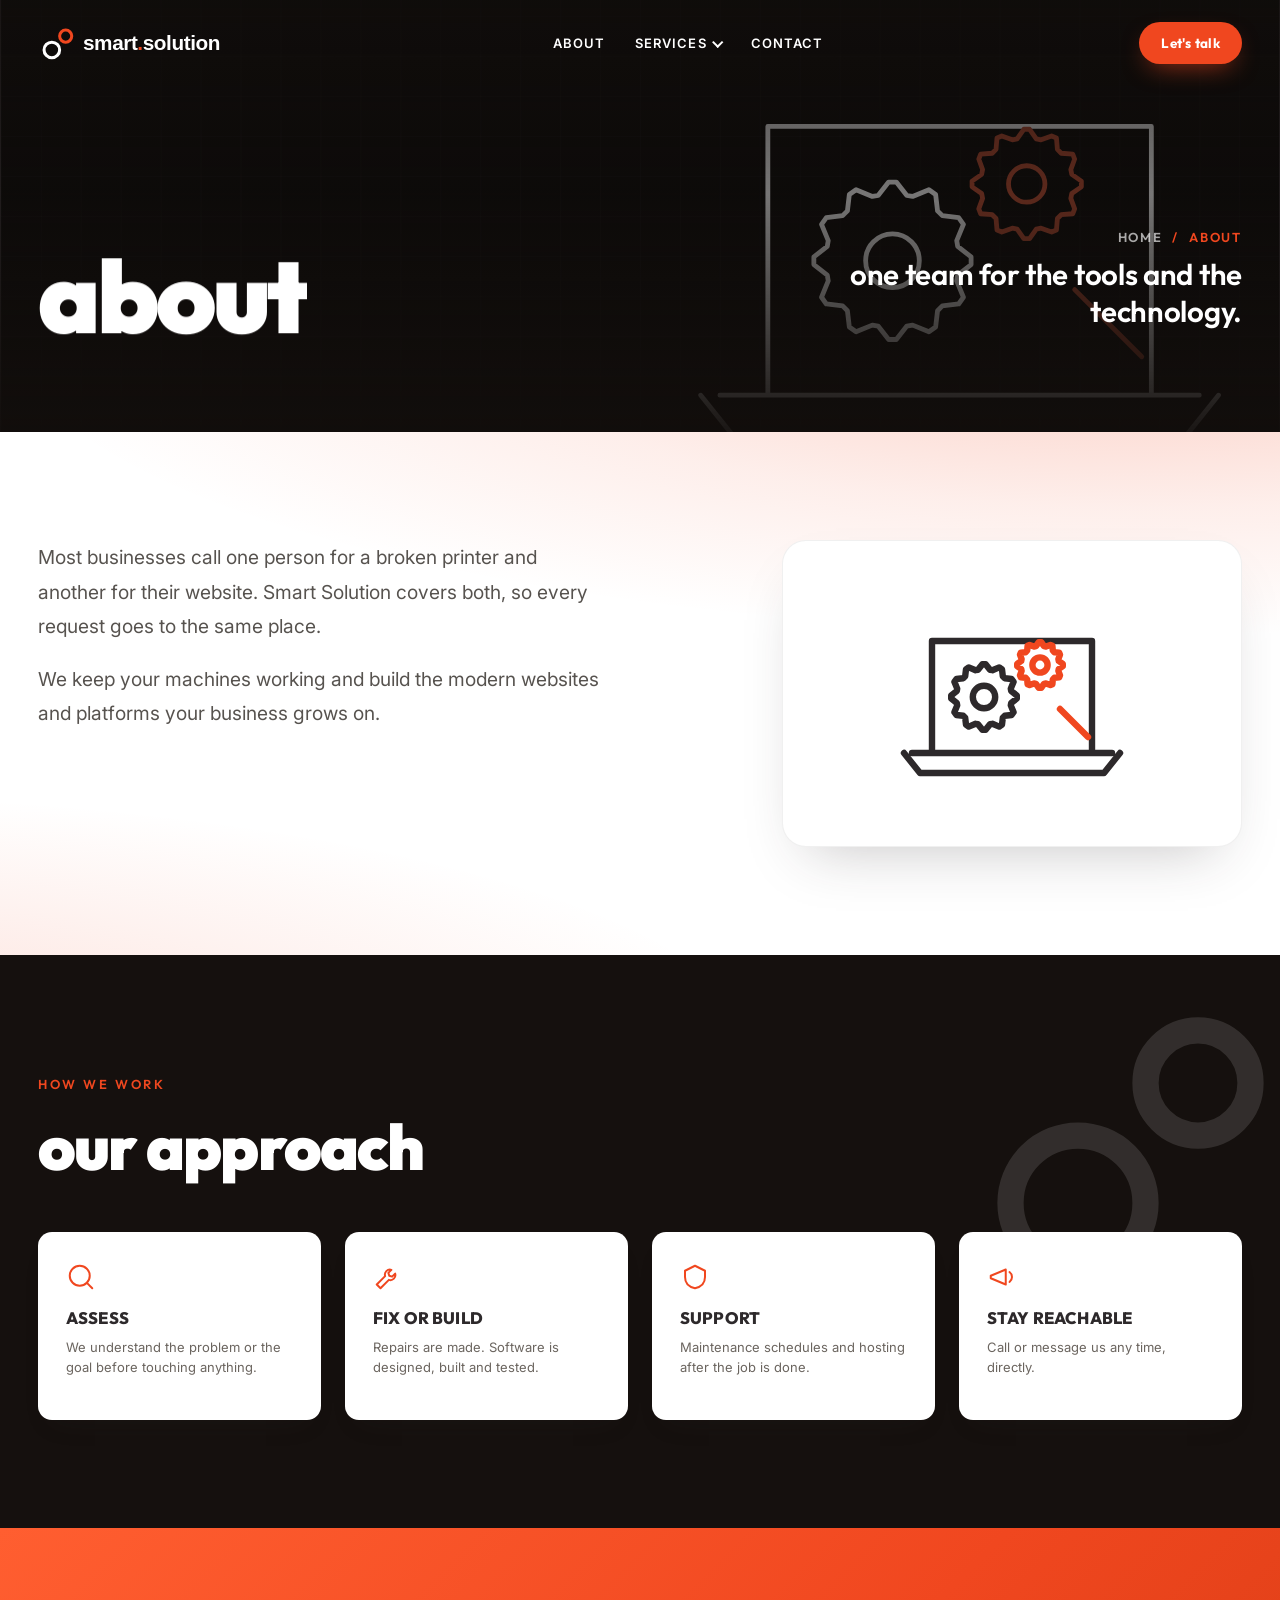
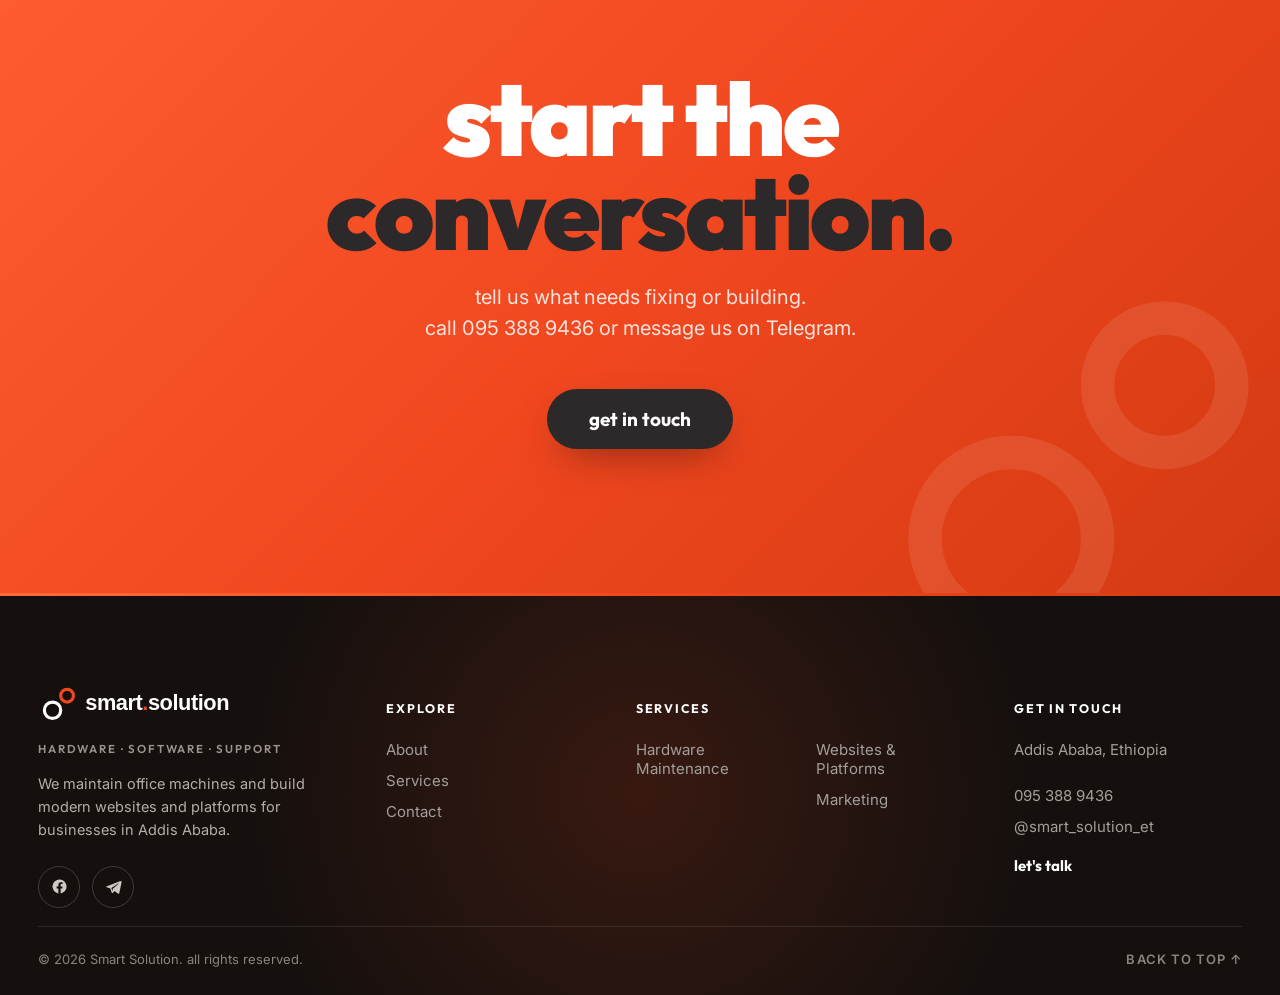
<file: about.html>
<!DOCTYPE html><html lang="en"><head><meta charset="UTF-8"><meta name="viewport" content="width=device-width, initial-scale=1.0"><title>About | Smart Solution</title><meta name="description" content="Smart Solution is a hardware and software company in Addis Ababa maintaining office machines and building custom websites and platforms."><meta name="theme-color" content="#F0471F"><link rel="icon" type="image/svg+xml" href="assets/logo/favicon.svg"><link rel="preconnect" href="https://fonts.googleapis.com/"><link rel="preconnect" href="https://fonts.gstatic.com/" crossorigin><link href="https://fonts.googleapis.com/css2?family=Outfit:wght@100..900&amp;family=Inter:wght@300;400;500;600;700&amp;display=swap" rel="stylesheet"><link rel="stylesheet" href="site.css"></head><body class="pg-service"><header id="header"><nav class="nav"><a href="index.html" class="brand" aria-label="Smart Solution home"><img class="logo-white" src="assets/logo/logo-hero.svg" alt="Smart Solution"><img class="logo-color" src="assets/logo/logo.svg" alt=""></a>
<ul class="menu"><li><a href="about.html">About</a></li><li class="has-drop"><a class="svc-top" aria-haspopup="true">Services <i class="caret"></i></a><div class="drop" role="menu"><a href='hardware.html'><span class='d-dot'></span><span class='d-name'>Hardware Maintenance</span></a><a href='software.html'><span class='d-dot'></span><span class='d-name'>Websites &amp; Platforms</span></a><a href='marketing.html'><span class='d-dot'></span><span class='d-name'>Marketing (coming soon)</span></a></div></li><li><a href="contact.html">Contact</a></li></ul>
<a href="contact.html" class="cta">Let's talk</a><button class="burger" id="burger" aria-label="Open menu"><span></span><span></span><span></span></button></nav></header>
<div class="m-menu" id="mMenu"><button class="m-close" id="mClose" aria-label="Close menu">&#10005;</button><a href="about.html">about</a><a href="index.html#services">services</a><div><a class='m-sub' href='hardware.html'>Hardware Maintenance</a><a class='m-sub' href='software.html'>Websites &amp; Platforms</a><a class='m-sub' href='marketing.html'>Marketing (coming soon)</a></div><a href="contact.html" style="color:var(--orange)">let's talk</a></div><section class="sp-hero" id="top"><img class="sp-bg" src="assets/images/bg-about.svg" alt="" fetchpriority="high"><div class="sp-hero-inner sp-hero-split"><h1 class="sp-title">about</h1><div class="sp-hero-txt"><p class="sp-crumb"><a href="index.html">home</a> &nbsp;/&nbsp; about</p><p class="sp-tagline">one team for the tools and the technology.</p></div></div></section><section class="sp-intro"><div class="sp-intro-inner"><div class="sp-body reveal-up"><p>Most businesses call one person for a broken printer and another for their website. Smart Solution covers both, so every request goes to the same place.</p><p>We keep your machines working and build the modern websites and platforms your business grows on.</p></div><div class="sp-intro-card reveal-up"><img class="sp-intro-logo" src="assets/images/ic-laptop.svg" alt=""></div></div></section><section class="sp-caps"><div class="sp-caps-inner"><p class="sp-caps-kicker reveal-up">how we work</p><h2 class="reveal-up">our approach</h2><div class="sp-cap-grid"><div class="sp-cap reveal-up"><span class="sp-cap-num" aria-hidden="true">01</span><div class="sp-cap-ico"><svg viewBox="0 0 24 24" aria-hidden="true"><circle cx="11" cy="11" r="8"/><path d="m21 21-4.3-4.3"/></svg></div><div class="sp-cap-text"><h3><span class="sp-cap-plus" aria-hidden="true">+</span>Assess</h3><p>We understand the problem or the goal before touching anything.</p></div></div><div class="sp-cap reveal-up"><span class="sp-cap-num" aria-hidden="true">02</span><div class="sp-cap-ico"><svg viewBox="0 0 24 24" aria-hidden="true"><path d="M14.7 6.3a4 4 0 0 0-5 5L3 18l3 3 6.7-6.7a4 4 0 0 0 5-5l-2.4 2.4-2.3-.7-.7-2.3z"/></svg></div><div class="sp-cap-text"><h3><span class="sp-cap-plus" aria-hidden="true">+</span>Fix or build</h3><p>Repairs are made. Software is designed, built and tested.</p></div></div><div class="sp-cap reveal-up"><span class="sp-cap-num" aria-hidden="true">03</span><div class="sp-cap-ico"><svg viewBox="0 0 24 24" aria-hidden="true"><path d="M12 3l8 4v5c0 5-3.5 8-8 9-4.5-1-8-4-8-9V7z"/></svg></div><div class="sp-cap-text"><h3><span class="sp-cap-plus" aria-hidden="true">+</span>Support</h3><p>Maintenance schedules and hosting after the job is done.</p></div></div><div class="sp-cap reveal-up"><span class="sp-cap-num" aria-hidden="true">04</span><div class="sp-cap-ico"><svg viewBox="0 0 24 24" aria-hidden="true"><path d="M3 11v2l12 5V6z"/><path d="M18 8a5 5 0 0 1 0 8"/></svg></div><div class="sp-cap-text"><h3><span class="sp-cap-plus" aria-hidden="true">+</span>Stay reachable</h3><p>Call or message us any time, directly.</p></div></div></div></div></section><section class="cta-band"><div class="cta-inner reveal-up"><h2 class="cta-title">start the<br><span class="cta-em">conversation.</span></h2><p class="cta-sub">tell us what needs fixing or building.<br>call 095 388 9436 or message us on Telegram.</p><a class="cta-btn2" href="contact.html">get in touch</a></div></section><footer class="footer" id="contact"><span class="ft-glow" aria-hidden="true"></span><div class="ft-inner"><div class="ft-grid">
<div class="ft-brand"><img class="ft-logo" src="assets/logo/logo-white.svg" alt="Smart Solution"><p class="ft-tag">hardware &middot; software &middot; support</p><p class="ft-blurb">We maintain office machines and build modern websites and platforms for businesses in Addis Ababa.</p>
<div class="ft-social"><a href="https://www.facebook.com/smart.solution.et" target="_blank" rel="noopener" aria-label="Facebook"><svg viewBox="0 0 24 24"><path d="M22 12a10 10 0 1 0-11.6 9.9v-7H7.9V12h2.5V9.8c0-2.5 1.5-3.9 3.8-3.9 1.1 0 2.2.2 2.2.2v2.5h-1.3c-1.2 0-1.6.8-1.6 1.6V12h2.8l-.4 2.9h-2.3v7A10 10 0 0 0 22 12z"/></svg></a><a href="https://t.me/smart_solution_et" target="_blank" rel="noopener" aria-label="Telegram"><svg viewBox="0 0 24 24"><path d="M21.9 4.3 2.8 11.6c-1.3.5-1.3 1.3-.2 1.6l4.9 1.5 1.9 5.8c.2.6.4.8.8.8.5 0 .7-.2 1-.5l2.4-2.3 4.9 3.6c.9.5 1.5.2 1.7-.8l3.2-15.2c.3-1.3-.5-1.9-1.6-1.4zM9 14l9.7-6.1c.5-.3.9-.1.5.2L11 15.2l-.3 3.4L9 14z"/></svg></a></div></div>
<nav class="ft-col"><h4>explore</h4><a href="about.html">About</a><a href="index.html#services">Services</a><a href="contact.html">Contact</a></nav>
<nav class="ft-col ft-fam"><h4>services</h4><a href="hardware.html">Hardware Maintenance</a><a href="software.html">Websites &amp; Platforms</a><a href="marketing.html">Marketing</a></nav>
<div class="ft-col ft-contact"><h4>get in touch</h4><p>Addis Ababa, Ethiopia</p><a href="tel:+251953889436">095 388 9436</a><a href="https://t.me/smart_solution_et" target="_blank" rel="noopener">@smart_solution_et</a><a class="ft-talk" href="contact.html">let's talk</a></div></div>
<div class="ft-bottom"><p>&copy; <span class="ft-year">2026</span> Smart Solution. all rights reserved.</p><a class="ft-up" href="#top">back to top &uarr;</a></div></div></footer><script src="assets/reveal.js"></script><script src="assets/site.js"></script></body></html>
</file>
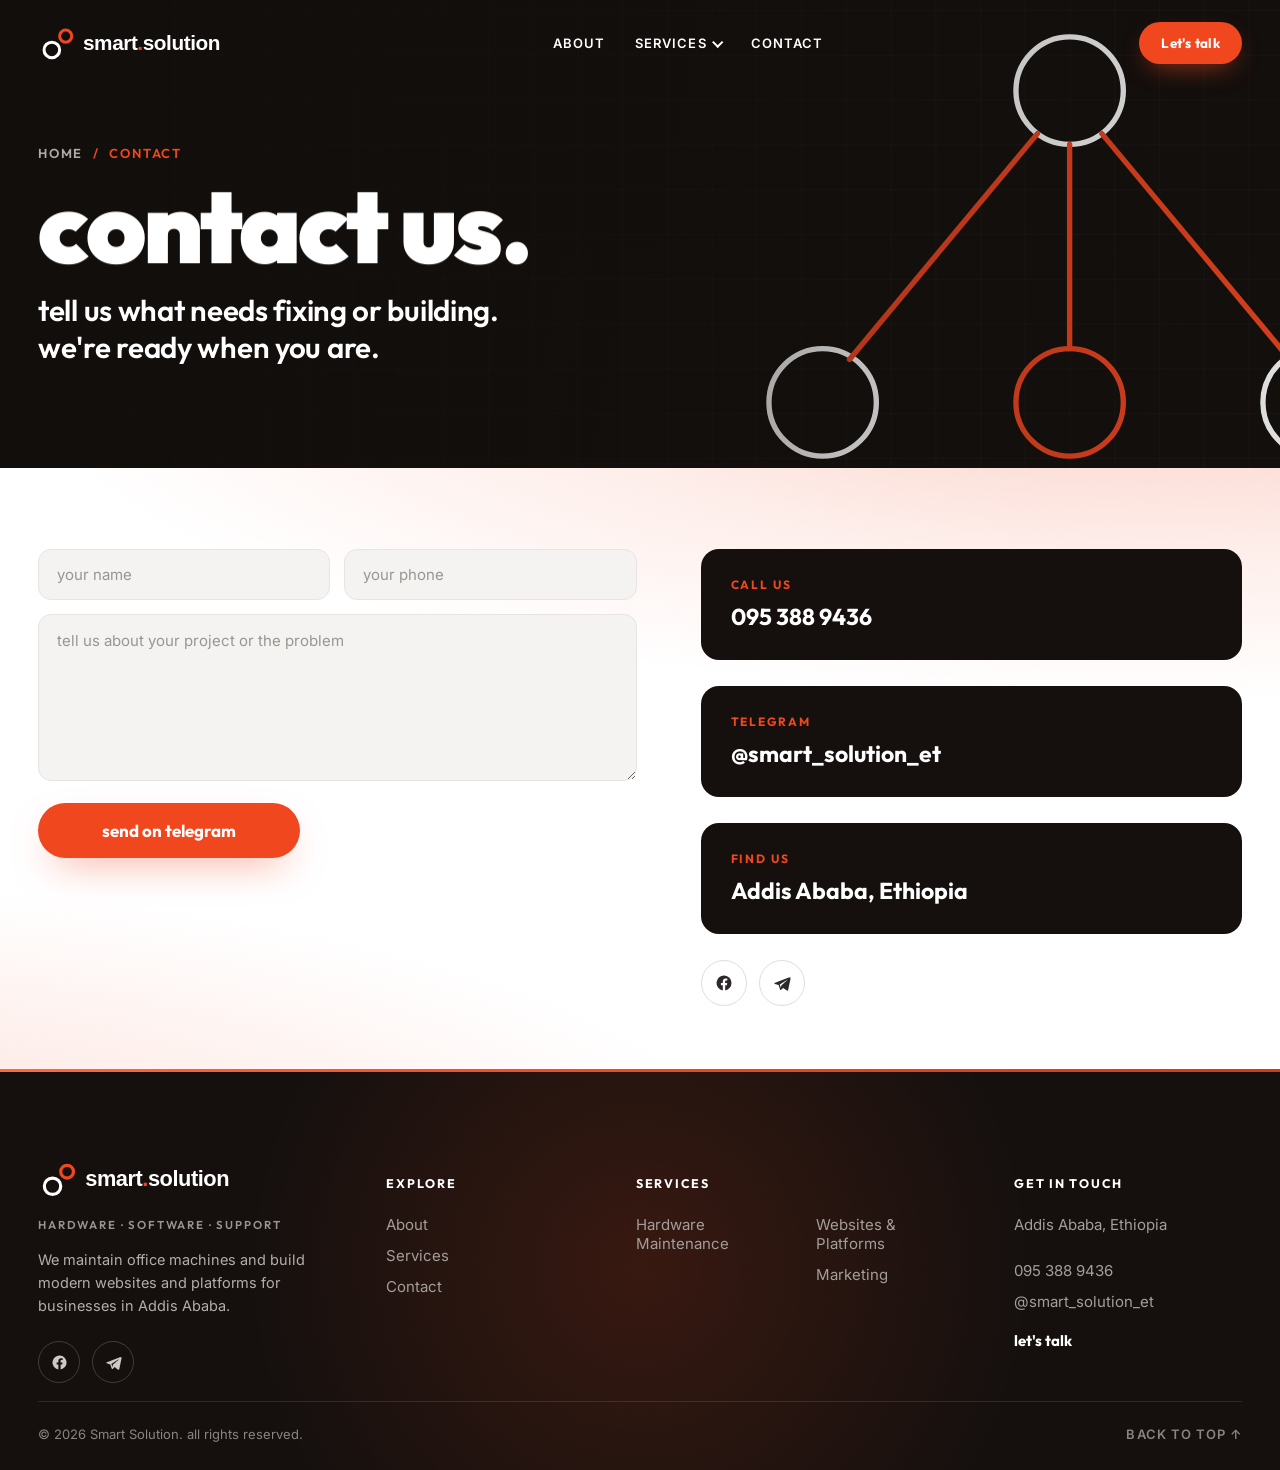
<file: contact.html>
<!DOCTYPE html><html lang="en"><head><meta charset="UTF-8"><meta name="viewport" content="width=device-width, initial-scale=1.0"><title>Contact | Smart Solution</title><meta name="description" content="Call 0953889436, message @smart_solution_et on Telegram or visit our Facebook page."><meta name="theme-color" content="#F0471F"><link rel="icon" type="image/svg+xml" href="assets/logo/favicon.svg"><link rel="preconnect" href="https://fonts.googleapis.com/"><link rel="preconnect" href="https://fonts.gstatic.com/" crossorigin><link href="https://fonts.googleapis.com/css2?family=Outfit:wght@100..900&amp;family=Inter:wght@300;400;500;600;700&amp;display=swap" rel="stylesheet"><link rel="stylesheet" href="site.css"></head><body class="pg-contact"><header id="header"><nav class="nav"><a href="index.html" class="brand" aria-label="Smart Solution home"><img class="logo-white" src="assets/logo/logo-hero.svg" alt="Smart Solution"><img class="logo-color" src="assets/logo/logo.svg" alt=""></a>
<ul class="menu"><li><a href="about.html">About</a></li><li class="has-drop"><a class="svc-top" aria-haspopup="true">Services <i class="caret"></i></a><div class="drop" role="menu"><a href='hardware.html'><span class='d-dot'></span><span class='d-name'>Hardware Maintenance</span></a><a href='software.html'><span class='d-dot'></span><span class='d-name'>Websites &amp; Platforms</span></a><a href='marketing.html'><span class='d-dot'></span><span class='d-name'>Marketing (coming soon)</span></a></div></li><li><a href="contact.html">Contact</a></li></ul>
<a href="contact.html" class="cta">Let's talk</a><button class="burger" id="burger" aria-label="Open menu"><span></span><span></span><span></span></button></nav></header>
<div class="m-menu" id="mMenu"><button class="m-close" id="mClose" aria-label="Close menu">&#10005;</button><a href="about.html">about</a><a href="index.html#services">services</a><div><a class='m-sub' href='hardware.html'>Hardware Maintenance</a><a class='m-sub' href='software.html'>Websites &amp; Platforms</a><a class='m-sub' href='marketing.html'>Marketing (coming soon)</a></div><a href="contact.html" style="color:var(--orange)">let's talk</a></div><section class="sp-hero" id="top" style="min-height:52vh;background:#15100E"><img class="sp-bg" src="assets/images/bg-contact.svg" alt=""><div class="sp-hero-inner"><p class="sp-crumb"><a href="index.html">home</a> &nbsp;/&nbsp; contact</p><h1 class="sp-title">contact us.</h1><div class="sp-tag-row"><p class="sp-tagline">tell us what needs fixing or building. we're ready when you are.</p></div></div></section>
<section class="cp"><div class="cp-inner"><form class="cp-form reveal-up" id="ssForm" novalidate><input type="text" name="botcheck" class="cf-hp" tabindex="-1" autocomplete="off" aria-hidden="true"><div class="cf-row"><input class="cf-input" type="text" name="name" placeholder="your name" required aria-label="Your name"><input class="cf-input" type="tel" name="phone" placeholder="your phone" aria-label="Your phone"></div><textarea class="cf-input cf-area" name="message" placeholder="tell us about your project or the problem" rows="6" required aria-label="Your message"></textarea><button class="cf-btn" type="submit">send on telegram</button><p class="cf-status" role="status" aria-live="polite"></p></form>
<div class="cp-detail reveal-up"><div class="cp-card"><div class="lbl">call us</div><a href="tel:+251953889436">095 388 9436</a></div><div class="cp-card"><div class="lbl">telegram</div><a href="https://t.me/smart_solution_et" target="_blank" rel="noopener">@smart_solution_et</a></div><div class="cp-card"><div class="lbl">find us</div><p>Addis Ababa, Ethiopia</p></div><div class="cp-social"><a href="https://www.facebook.com/smart.solution.et" target="_blank" rel="noopener" aria-label="Facebook"><svg viewBox="0 0 24 24"><path d="M22 12a10 10 0 1 0-11.6 9.9v-7H7.9V12h2.5V9.8c0-2.5 1.5-3.9 3.8-3.9 1.1 0 2.2.2 2.2.2v2.5h-1.3c-1.2 0-1.6.8-1.6 1.6V12h2.8l-.4 2.9h-2.3v7A10 10 0 0 0 22 12z"/></svg></a><a href="https://t.me/smart_solution_et" target="_blank" rel="noopener" aria-label="Telegram"><svg viewBox="0 0 24 24"><path d="M21.9 4.3 2.8 11.6c-1.3.5-1.3 1.3-.2 1.6l4.9 1.5 1.9 5.8c.2.6.4.8.8.8.5 0 .7-.2 1-.5l2.4-2.3 4.9 3.6c.9.5 1.5.2 1.7-.8l3.2-15.2c.3-1.3-.5-1.9-1.6-1.4zM9 14l9.7-6.1c.5-.3.9-.1.5.2L11 15.2l-.3 3.4L9 14z"/></svg></a></div></div></div></section><footer class="footer" id="contact"><span class="ft-glow" aria-hidden="true"></span><div class="ft-inner"><div class="ft-grid">
<div class="ft-brand"><img class="ft-logo" src="assets/logo/logo-white.svg" alt="Smart Solution"><p class="ft-tag">hardware &middot; software &middot; support</p><p class="ft-blurb">We maintain office machines and build modern websites and platforms for businesses in Addis Ababa.</p>
<div class="ft-social"><a href="https://www.facebook.com/smart.solution.et" target="_blank" rel="noopener" aria-label="Facebook"><svg viewBox="0 0 24 24"><path d="M22 12a10 10 0 1 0-11.6 9.9v-7H7.9V12h2.5V9.8c0-2.5 1.5-3.9 3.8-3.9 1.1 0 2.2.2 2.2.2v2.5h-1.3c-1.2 0-1.6.8-1.6 1.6V12h2.8l-.4 2.9h-2.3v7A10 10 0 0 0 22 12z"/></svg></a><a href="https://t.me/smart_solution_et" target="_blank" rel="noopener" aria-label="Telegram"><svg viewBox="0 0 24 24"><path d="M21.9 4.3 2.8 11.6c-1.3.5-1.3 1.3-.2 1.6l4.9 1.5 1.9 5.8c.2.6.4.8.8.8.5 0 .7-.2 1-.5l2.4-2.3 4.9 3.6c.9.5 1.5.2 1.7-.8l3.2-15.2c.3-1.3-.5-1.9-1.6-1.4zM9 14l9.7-6.1c.5-.3.9-.1.5.2L11 15.2l-.3 3.4L9 14z"/></svg></a></div></div>
<nav class="ft-col"><h4>explore</h4><a href="about.html">About</a><a href="index.html#services">Services</a><a href="contact.html">Contact</a></nav>
<nav class="ft-col ft-fam"><h4>services</h4><a href="hardware.html">Hardware Maintenance</a><a href="software.html">Websites &amp; Platforms</a><a href="marketing.html">Marketing</a></nav>
<div class="ft-col ft-contact"><h4>get in touch</h4><p>Addis Ababa, Ethiopia</p><a href="tel:+251953889436">095 388 9436</a><a href="https://t.me/smart_solution_et" target="_blank" rel="noopener">@smart_solution_et</a><a class="ft-talk" href="contact.html">let's talk</a></div></div>
<div class="ft-bottom"><p>&copy; <span class="ft-year">2026</span> Smart Solution. all rights reserved.</p><a class="ft-up" href="#top">back to top &uarr;</a></div></div></footer><script src="assets/reveal.js"></script><script src="assets/site.js"></script></body></html>
</file>
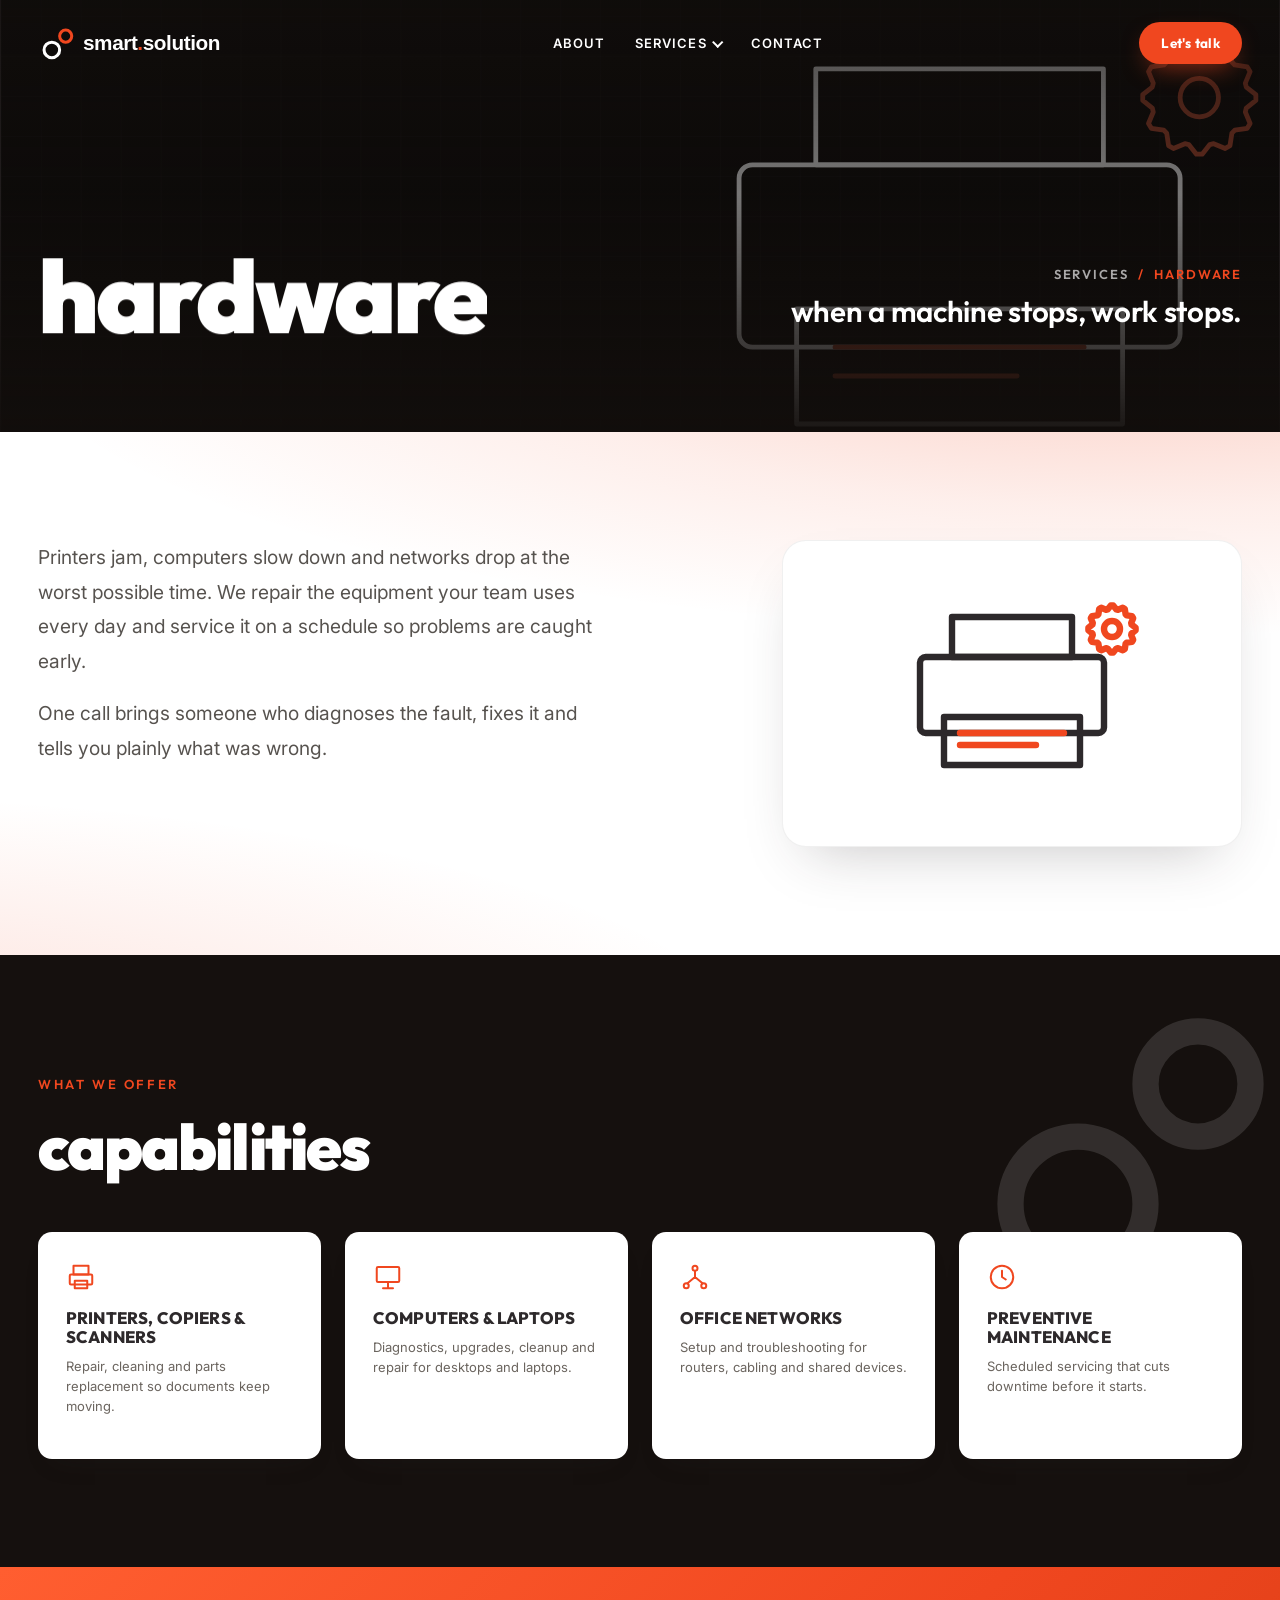
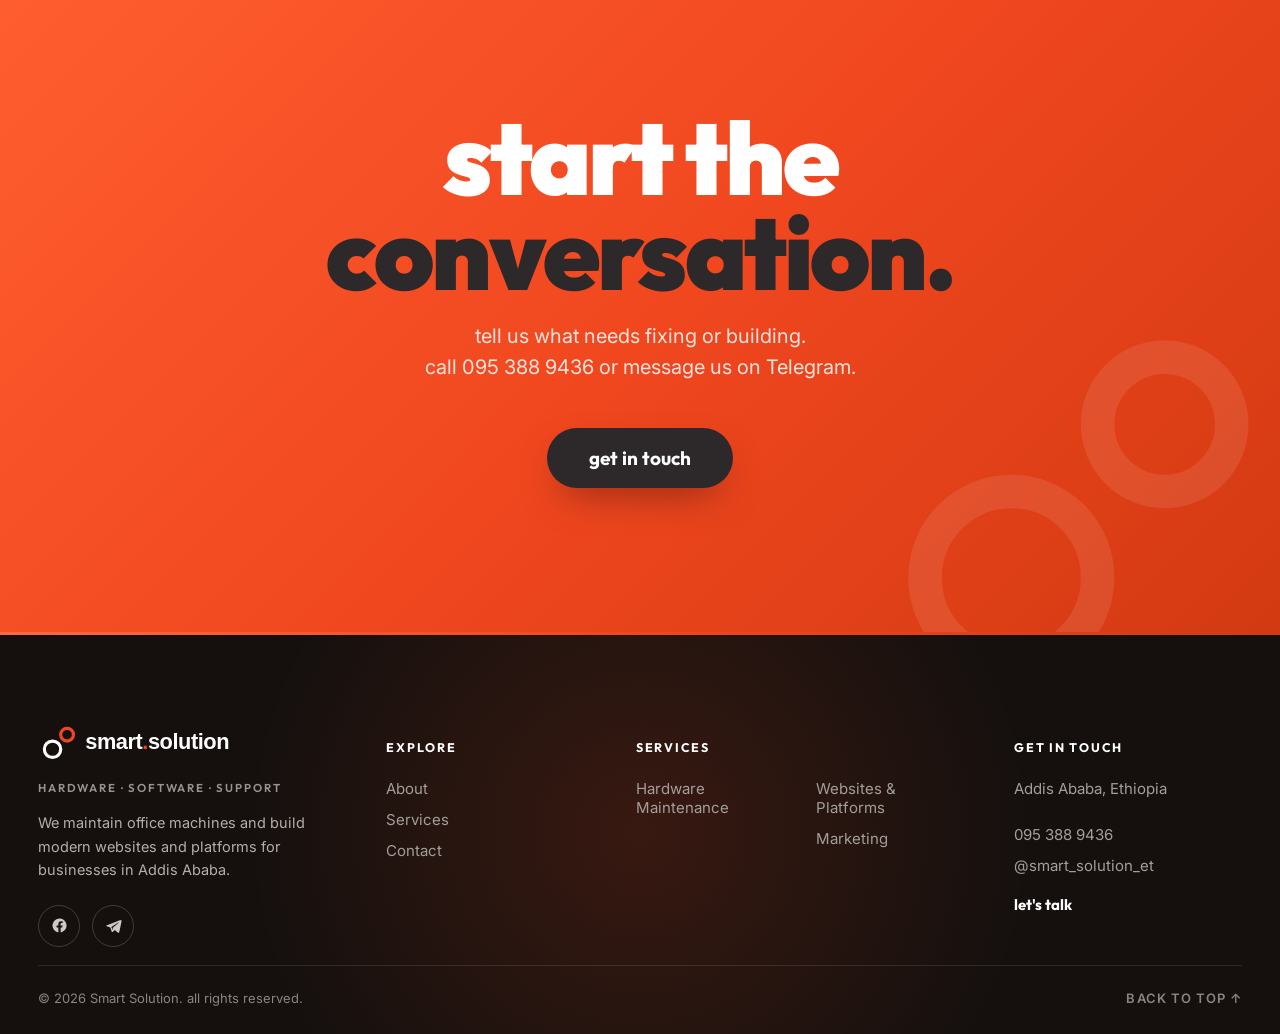
<file: hardware.html>
<!DOCTYPE html><html lang="en"><head><meta charset="UTF-8"><meta name="viewport" content="width=device-width, initial-scale=1.0"><title>Office Machine Maintenance | Smart Solution</title><meta name="description" content="Repair and scheduled maintenance for printers, copiers, computers and office networks in Addis Ababa."><meta name="theme-color" content="#F0471F"><link rel="icon" type="image/svg+xml" href="assets/logo/favicon.svg"><link rel="preconnect" href="https://fonts.googleapis.com/"><link rel="preconnect" href="https://fonts.gstatic.com/" crossorigin><link href="https://fonts.googleapis.com/css2?family=Outfit:wght@100..900&amp;family=Inter:wght@300;400;500;600;700&amp;display=swap" rel="stylesheet"><link rel="stylesheet" href="site.css"></head><body class="pg-service"><header id="header"><nav class="nav"><a href="index.html" class="brand" aria-label="Smart Solution home"><img class="logo-white" src="assets/logo/logo-hero.svg" alt="Smart Solution"><img class="logo-color" src="assets/logo/logo.svg" alt=""></a>
<ul class="menu"><li><a href="about.html">About</a></li><li class="has-drop"><a class="svc-top" aria-haspopup="true">Services <i class="caret"></i></a><div class="drop" role="menu"><a href='hardware.html'><span class='d-dot'></span><span class='d-name'>Hardware Maintenance</span></a><a href='software.html'><span class='d-dot'></span><span class='d-name'>Websites &amp; Platforms</span></a><a href='marketing.html'><span class='d-dot'></span><span class='d-name'>Marketing (coming soon)</span></a></div></li><li><a href="contact.html">Contact</a></li></ul>
<a href="contact.html" class="cta">Let's talk</a><button class="burger" id="burger" aria-label="Open menu"><span></span><span></span><span></span></button></nav></header>
<div class="m-menu" id="mMenu"><button class="m-close" id="mClose" aria-label="Close menu">&#10005;</button><a href="about.html">about</a><a href="index.html#services">services</a><div><a class='m-sub' href='hardware.html'>Hardware Maintenance</a><a class='m-sub' href='software.html'>Websites &amp; Platforms</a><a class='m-sub' href='marketing.html'>Marketing (coming soon)</a></div><a href="contact.html" style="color:var(--orange)">let's talk</a></div><section class="sp-hero" id="top"><img class="sp-bg" src="assets/images/bg-hardware.svg" alt="" fetchpriority="high"><div class="sp-hero-inner sp-hero-split"><h1 class="sp-title">hardware</h1><div class="sp-hero-txt"><p class="sp-crumb"><a href="index.html#services">services</a> &nbsp;/&nbsp; hardware</p><p class="sp-tagline">when a machine stops, work stops.</p></div></div></section><section class="sp-intro"><div class="sp-intro-inner"><div class="sp-body reveal-up"><p>Printers jam, computers slow down and networks drop at the worst possible time. We repair the equipment your team uses every day and service it on a schedule so problems are caught early.</p><p>One call brings someone who diagnoses the fault, fixes it and tells you plainly what was wrong.</p></div><div class="sp-intro-card reveal-up"><img class="sp-intro-logo" src="assets/images/ic-printer.svg" alt=""></div></div></section><section class="sp-caps"><div class="sp-caps-inner"><p class="sp-caps-kicker reveal-up">what we offer</p><h2 class="reveal-up">capabilities</h2><div class="sp-cap-grid"><div class="sp-cap reveal-up"><span class="sp-cap-num" aria-hidden="true">01</span><div class="sp-cap-ico"><svg viewBox="0 0 24 24" aria-hidden="true"><rect x="6" y="3" width="12" height="7"/><rect x="3" y="10" width="18" height="8" rx="1"/><rect x="7" y="15" width="10" height="6"/></svg></div><div class="sp-cap-text"><h3><span class="sp-cap-plus" aria-hidden="true">+</span>Printers, copiers &amp; scanners</h3><p>Repair, cleaning and parts replacement so documents keep moving.</p></div></div><div class="sp-cap reveal-up"><span class="sp-cap-num" aria-hidden="true">02</span><div class="sp-cap-ico"><svg viewBox="0 0 24 24" aria-hidden="true"><rect x="3" y="4" width="18" height="12" rx="1"/><path d="M8 21h8M12 16v5"/></svg></div><div class="sp-cap-text"><h3><span class="sp-cap-plus" aria-hidden="true">+</span>Computers &amp; laptops</h3><p>Diagnostics, upgrades, cleanup and repair for desktops and laptops.</p></div></div><div class="sp-cap reveal-up"><span class="sp-cap-num" aria-hidden="true">03</span><div class="sp-cap-ico"><svg viewBox="0 0 24 24" aria-hidden="true"><circle cx="12" cy="5" r="2"/><circle cx="5" cy="19" r="2"/><circle cx="19" cy="19" r="2"/><path d="M12 7v5M12 12l-6 5M12 12l6 5"/></svg></div><div class="sp-cap-text"><h3><span class="sp-cap-plus" aria-hidden="true">+</span>Office networks</h3><p>Setup and troubleshooting for routers, cabling and shared devices.</p></div></div><div class="sp-cap reveal-up"><span class="sp-cap-num" aria-hidden="true">04</span><div class="sp-cap-ico"><svg viewBox="0 0 24 24" aria-hidden="true"><circle cx="12" cy="12" r="9"/><path d="M12 7v5l3 2"/></svg></div><div class="sp-cap-text"><h3><span class="sp-cap-plus" aria-hidden="true">+</span>Preventive maintenance</h3><p>Scheduled servicing that cuts downtime before it starts.</p></div></div></div></div></section><section class="cta-band"><div class="cta-inner reveal-up"><h2 class="cta-title">start the<br><span class="cta-em">conversation.</span></h2><p class="cta-sub">tell us what needs fixing or building.<br>call 095 388 9436 or message us on Telegram.</p><a class="cta-btn2" href="contact.html">get in touch</a></div></section><footer class="footer" id="contact"><span class="ft-glow" aria-hidden="true"></span><div class="ft-inner"><div class="ft-grid">
<div class="ft-brand"><img class="ft-logo" src="assets/logo/logo-white.svg" alt="Smart Solution"><p class="ft-tag">hardware &middot; software &middot; support</p><p class="ft-blurb">We maintain office machines and build modern websites and platforms for businesses in Addis Ababa.</p>
<div class="ft-social"><a href="https://www.facebook.com/smart.solution.et" target="_blank" rel="noopener" aria-label="Facebook"><svg viewBox="0 0 24 24"><path d="M22 12a10 10 0 1 0-11.6 9.9v-7H7.9V12h2.5V9.8c0-2.5 1.5-3.9 3.8-3.9 1.1 0 2.2.2 2.2.2v2.5h-1.3c-1.2 0-1.6.8-1.6 1.6V12h2.8l-.4 2.9h-2.3v7A10 10 0 0 0 22 12z"/></svg></a><a href="https://t.me/smart_solution_et" target="_blank" rel="noopener" aria-label="Telegram"><svg viewBox="0 0 24 24"><path d="M21.9 4.3 2.8 11.6c-1.3.5-1.3 1.3-.2 1.6l4.9 1.5 1.9 5.8c.2.6.4.8.8.8.5 0 .7-.2 1-.5l2.4-2.3 4.9 3.6c.9.5 1.5.2 1.7-.8l3.2-15.2c.3-1.3-.5-1.9-1.6-1.4zM9 14l9.7-6.1c.5-.3.9-.1.5.2L11 15.2l-.3 3.4L9 14z"/></svg></a></div></div>
<nav class="ft-col"><h4>explore</h4><a href="about.html">About</a><a href="index.html#services">Services</a><a href="contact.html">Contact</a></nav>
<nav class="ft-col ft-fam"><h4>services</h4><a href="hardware.html">Hardware Maintenance</a><a href="software.html">Websites &amp; Platforms</a><a href="marketing.html">Marketing</a></nav>
<div class="ft-col ft-contact"><h4>get in touch</h4><p>Addis Ababa, Ethiopia</p><a href="tel:+251953889436">095 388 9436</a><a href="https://t.me/smart_solution_et" target="_blank" rel="noopener">@smart_solution_et</a><a class="ft-talk" href="contact.html">let's talk</a></div></div>
<div class="ft-bottom"><p>&copy; <span class="ft-year">2026</span> Smart Solution. all rights reserved.</p><a class="ft-up" href="#top">back to top &uarr;</a></div></div></footer><script src="assets/reveal.js"></script><script src="assets/site.js"></script></body></html>
</file>
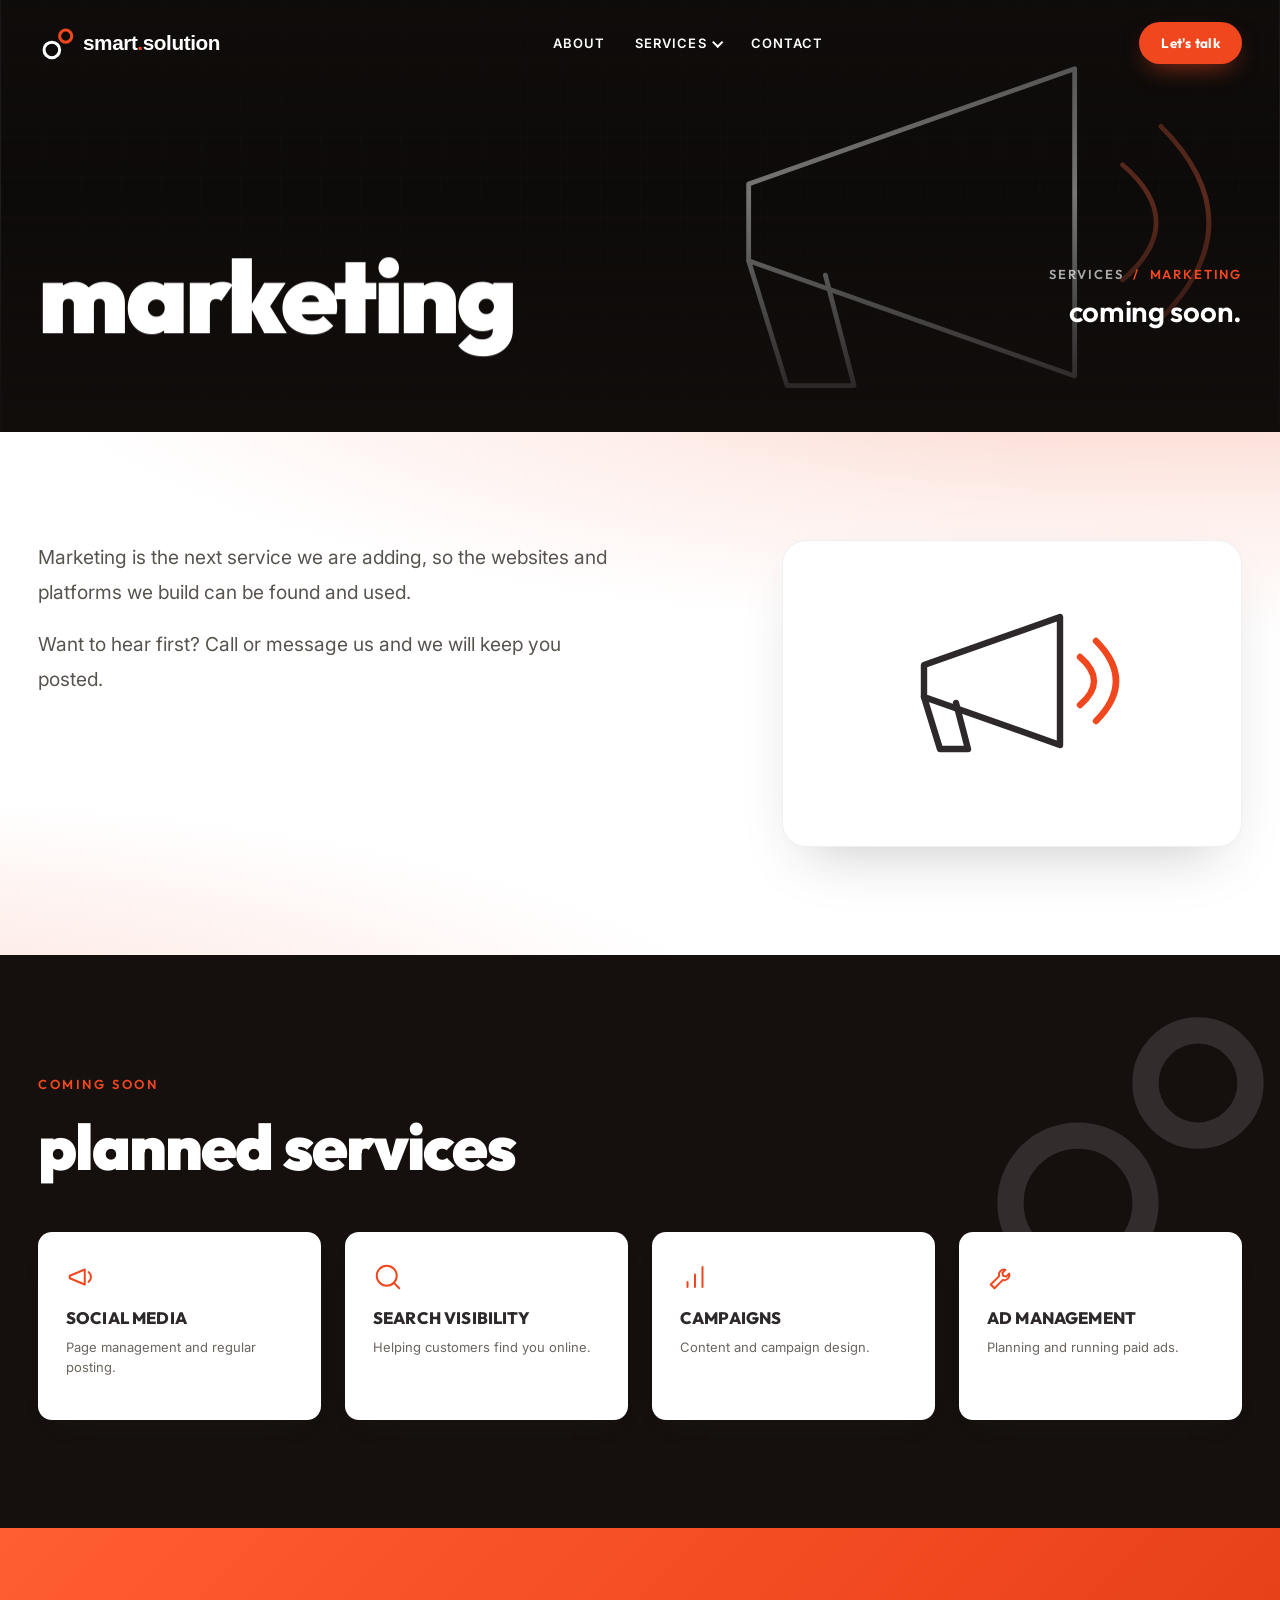
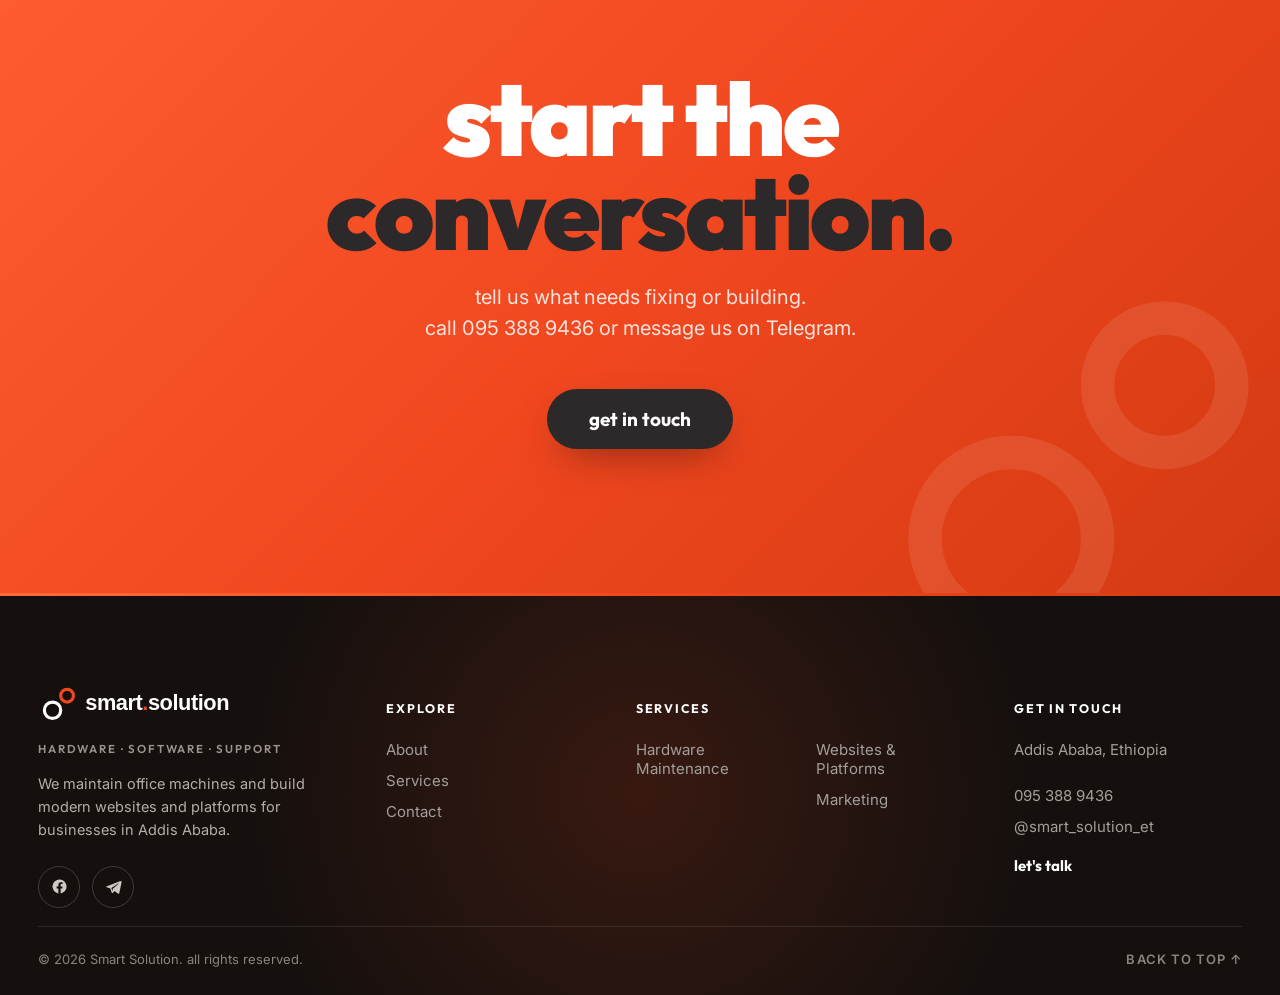
<file: marketing.html>
<!DOCTYPE html><html lang="en"><head><meta charset="UTF-8"><meta name="viewport" content="width=device-width, initial-scale=1.0"><title>Marketing, Coming Soon | Smart Solution</title><meta name="description" content="Marketing services from Smart Solution are coming soon."><meta name="theme-color" content="#F0471F"><link rel="icon" type="image/svg+xml" href="assets/logo/favicon.svg"><link rel="preconnect" href="https://fonts.googleapis.com/"><link rel="preconnect" href="https://fonts.gstatic.com/" crossorigin><link href="https://fonts.googleapis.com/css2?family=Outfit:wght@100..900&amp;family=Inter:wght@300;400;500;600;700&amp;display=swap" rel="stylesheet"><link rel="stylesheet" href="site.css"></head><body class="pg-service"><header id="header"><nav class="nav"><a href="index.html" class="brand" aria-label="Smart Solution home"><img class="logo-white" src="assets/logo/logo-hero.svg" alt="Smart Solution"><img class="logo-color" src="assets/logo/logo.svg" alt=""></a>
<ul class="menu"><li><a href="about.html">About</a></li><li class="has-drop"><a class="svc-top" aria-haspopup="true">Services <i class="caret"></i></a><div class="drop" role="menu"><a href='hardware.html'><span class='d-dot'></span><span class='d-name'>Hardware Maintenance</span></a><a href='software.html'><span class='d-dot'></span><span class='d-name'>Websites &amp; Platforms</span></a><a href='marketing.html'><span class='d-dot'></span><span class='d-name'>Marketing (coming soon)</span></a></div></li><li><a href="contact.html">Contact</a></li></ul>
<a href="contact.html" class="cta">Let's talk</a><button class="burger" id="burger" aria-label="Open menu"><span></span><span></span><span></span></button></nav></header>
<div class="m-menu" id="mMenu"><button class="m-close" id="mClose" aria-label="Close menu">&#10005;</button><a href="about.html">about</a><a href="index.html#services">services</a><div><a class='m-sub' href='hardware.html'>Hardware Maintenance</a><a class='m-sub' href='software.html'>Websites &amp; Platforms</a><a class='m-sub' href='marketing.html'>Marketing (coming soon)</a></div><a href="contact.html" style="color:var(--orange)">let's talk</a></div><section class="sp-hero" id="top"><img class="sp-bg" src="assets/images/bg-marketing.svg" alt="" fetchpriority="high"><div class="sp-hero-inner sp-hero-split"><h1 class="sp-title">marketing</h1><div class="sp-hero-txt"><p class="sp-crumb"><a href="index.html#services">services</a> &nbsp;/&nbsp; marketing</p><p class="sp-tagline">coming soon.</p></div></div></section><section class="sp-intro"><div class="sp-intro-inner"><div class="sp-body reveal-up"><p>Marketing is the next service we are adding, so the websites and platforms we build can be found and used.</p><p>Want to hear first? Call or message us and we will keep you posted.</p></div><div class="sp-intro-card reveal-up"><img class="sp-intro-logo" src="assets/images/ic-mega.svg" alt=""></div></div></section><section class="sp-caps"><div class="sp-caps-inner"><p class="sp-caps-kicker reveal-up">coming soon</p><h2 class="reveal-up">planned services</h2><div class="sp-cap-grid"><div class="sp-cap reveal-up"><span class="sp-cap-num" aria-hidden="true">01</span><div class="sp-cap-ico"><svg viewBox="0 0 24 24" aria-hidden="true"><path d="M3 11v2l12 5V6z"/><path d="M18 8a5 5 0 0 1 0 8"/></svg></div><div class="sp-cap-text"><h3><span class="sp-cap-plus" aria-hidden="true">+</span>Social media</h3><p>Page management and regular posting.</p></div></div><div class="sp-cap reveal-up"><span class="sp-cap-num" aria-hidden="true">02</span><div class="sp-cap-ico"><svg viewBox="0 0 24 24" aria-hidden="true"><circle cx="11" cy="11" r="8"/><path d="m21 21-4.3-4.3"/></svg></div><div class="sp-cap-text"><h3><span class="sp-cap-plus" aria-hidden="true">+</span>Search visibility</h3><p>Helping customers find you online.</p></div></div><div class="sp-cap reveal-up"><span class="sp-cap-num" aria-hidden="true">03</span><div class="sp-cap-ico"><svg viewBox="0 0 24 24" aria-hidden="true"><line x1="12" x2="12" y1="20" y2="10"/><line x1="18" x2="18" y1="20" y2="4"/><line x1="6" x2="6" y1="20" y2="16"/></svg></div><div class="sp-cap-text"><h3><span class="sp-cap-plus" aria-hidden="true">+</span>Campaigns</h3><p>Content and campaign design.</p></div></div><div class="sp-cap reveal-up"><span class="sp-cap-num" aria-hidden="true">04</span><div class="sp-cap-ico"><svg viewBox="0 0 24 24" aria-hidden="true"><path d="M14.7 6.3a4 4 0 0 0-5 5L3 18l3 3 6.7-6.7a4 4 0 0 0 5-5l-2.4 2.4-2.3-.7-.7-2.3z"/></svg></div><div class="sp-cap-text"><h3><span class="sp-cap-plus" aria-hidden="true">+</span>Ad management</h3><p>Planning and running paid ads.</p></div></div></div></div></section><section class="cta-band"><div class="cta-inner reveal-up"><h2 class="cta-title">start the<br><span class="cta-em">conversation.</span></h2><p class="cta-sub">tell us what needs fixing or building.<br>call 095 388 9436 or message us on Telegram.</p><a class="cta-btn2" href="contact.html">get in touch</a></div></section><footer class="footer" id="contact"><span class="ft-glow" aria-hidden="true"></span><div class="ft-inner"><div class="ft-grid">
<div class="ft-brand"><img class="ft-logo" src="assets/logo/logo-white.svg" alt="Smart Solution"><p class="ft-tag">hardware &middot; software &middot; support</p><p class="ft-blurb">We maintain office machines and build modern websites and platforms for businesses in Addis Ababa.</p>
<div class="ft-social"><a href="https://www.facebook.com/smart.solution.et" target="_blank" rel="noopener" aria-label="Facebook"><svg viewBox="0 0 24 24"><path d="M22 12a10 10 0 1 0-11.6 9.9v-7H7.9V12h2.5V9.8c0-2.5 1.5-3.9 3.8-3.9 1.1 0 2.2.2 2.2.2v2.5h-1.3c-1.2 0-1.6.8-1.6 1.6V12h2.8l-.4 2.9h-2.3v7A10 10 0 0 0 22 12z"/></svg></a><a href="https://t.me/smart_solution_et" target="_blank" rel="noopener" aria-label="Telegram"><svg viewBox="0 0 24 24"><path d="M21.9 4.3 2.8 11.6c-1.3.5-1.3 1.3-.2 1.6l4.9 1.5 1.9 5.8c.2.6.4.8.8.8.5 0 .7-.2 1-.5l2.4-2.3 4.9 3.6c.9.5 1.5.2 1.7-.8l3.2-15.2c.3-1.3-.5-1.9-1.6-1.4zM9 14l9.7-6.1c.5-.3.9-.1.5.2L11 15.2l-.3 3.4L9 14z"/></svg></a></div></div>
<nav class="ft-col"><h4>explore</h4><a href="about.html">About</a><a href="index.html#services">Services</a><a href="contact.html">Contact</a></nav>
<nav class="ft-col ft-fam"><h4>services</h4><a href="hardware.html">Hardware Maintenance</a><a href="software.html">Websites &amp; Platforms</a><a href="marketing.html">Marketing</a></nav>
<div class="ft-col ft-contact"><h4>get in touch</h4><p>Addis Ababa, Ethiopia</p><a href="tel:+251953889436">095 388 9436</a><a href="https://t.me/smart_solution_et" target="_blank" rel="noopener">@smart_solution_et</a><a class="ft-talk" href="contact.html">let's talk</a></div></div>
<div class="ft-bottom"><p>&copy; <span class="ft-year">2026</span> Smart Solution. all rights reserved.</p><a class="ft-up" href="#top">back to top &uarr;</a></div></div></footer><script src="assets/reveal.js"></script><script src="assets/site.js"></script></body></html>
</file>
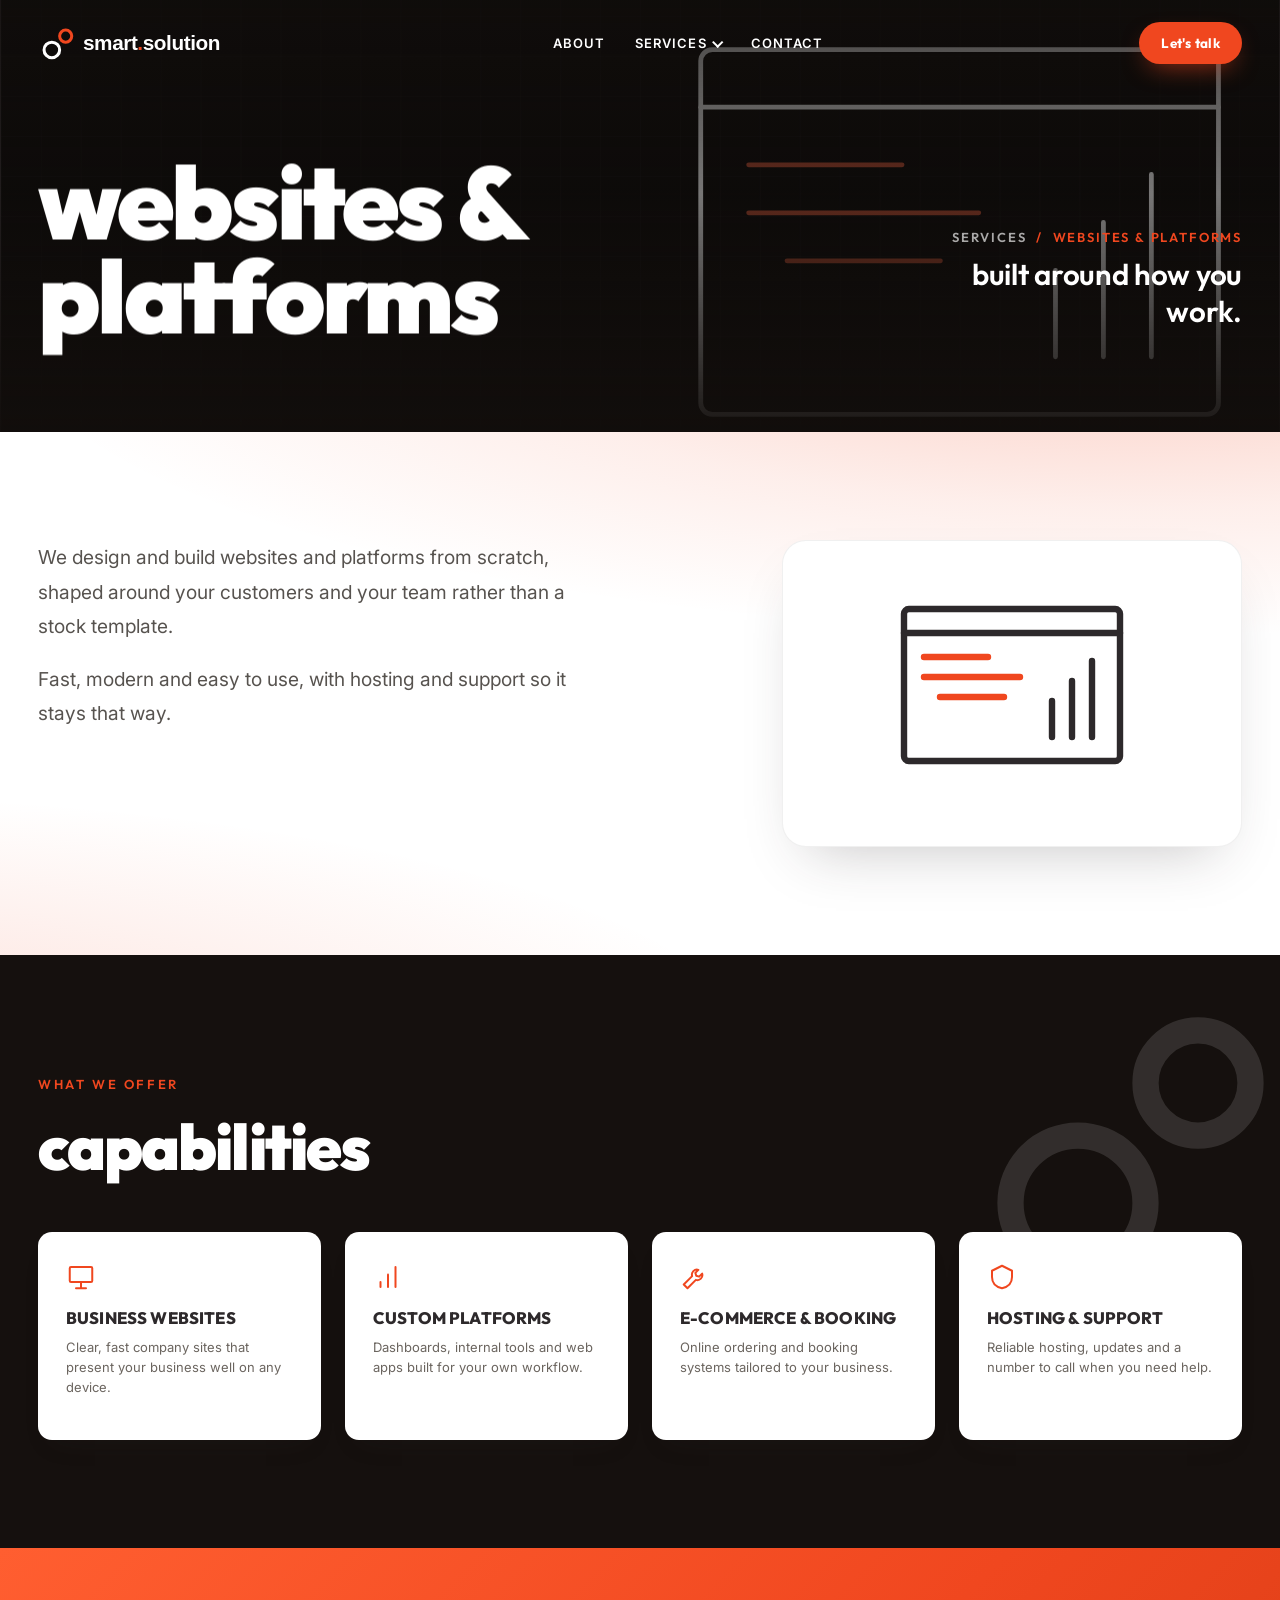
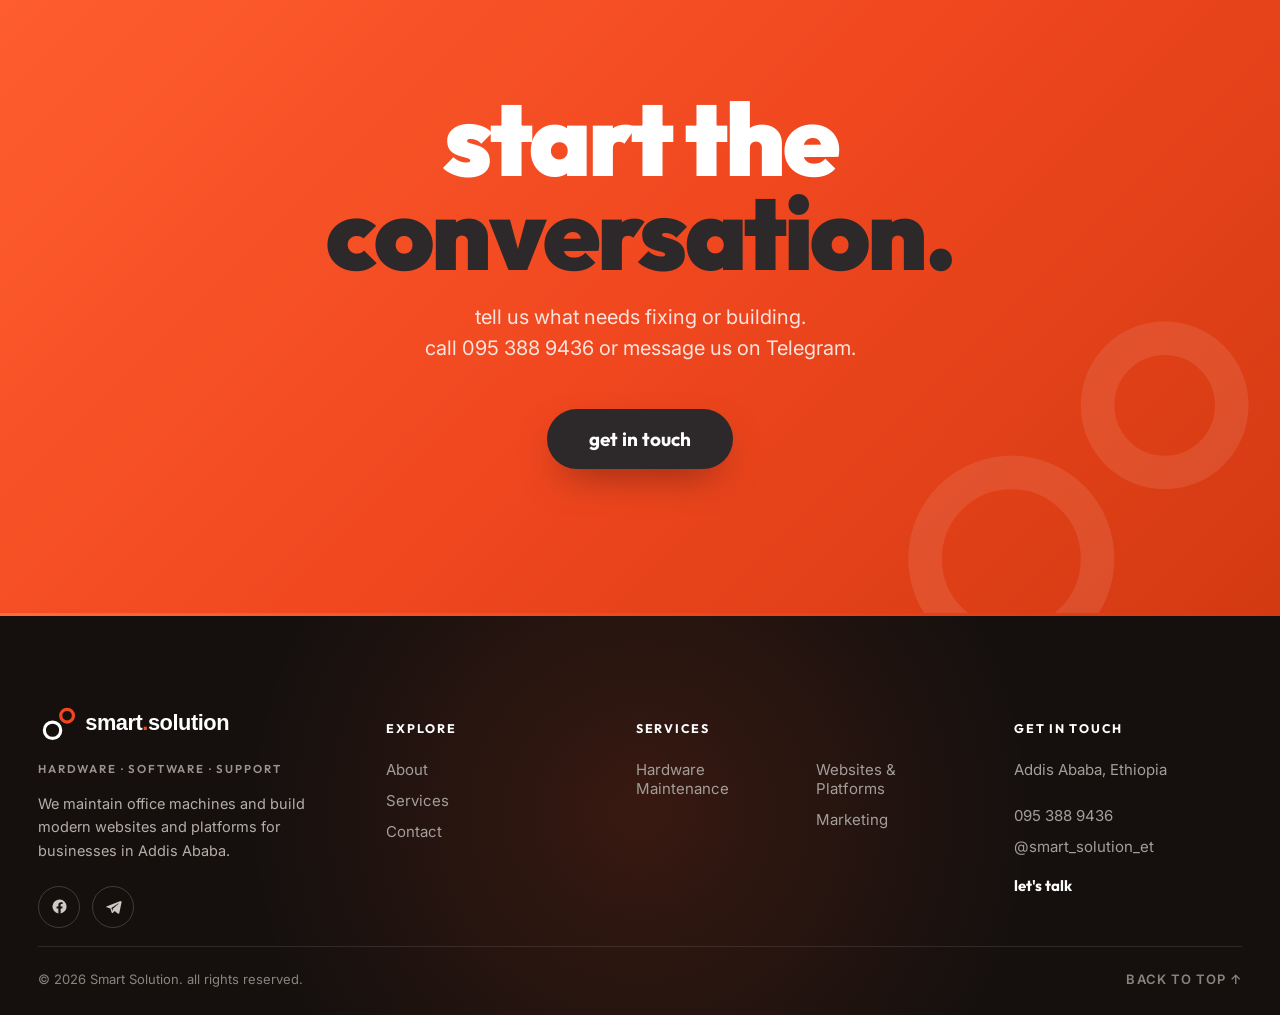
<file: software.html>
<!DOCTYPE html><html lang="en"><head><meta charset="UTF-8"><meta name="viewport" content="width=device-width, initial-scale=1.0"><title>Websites & Platforms | Smart Solution</title><meta name="description" content="Custom modern websites and business platforms, built, hosted and supported by Smart Solution in Addis Ababa."><meta name="theme-color" content="#F0471F"><link rel="icon" type="image/svg+xml" href="assets/logo/favicon.svg"><link rel="preconnect" href="https://fonts.googleapis.com/"><link rel="preconnect" href="https://fonts.gstatic.com/" crossorigin><link href="https://fonts.googleapis.com/css2?family=Outfit:wght@100..900&amp;family=Inter:wght@300;400;500;600;700&amp;display=swap" rel="stylesheet"><link rel="stylesheet" href="site.css"></head><body class="pg-service"><header id="header"><nav class="nav"><a href="index.html" class="brand" aria-label="Smart Solution home"><img class="logo-white" src="assets/logo/logo-hero.svg" alt="Smart Solution"><img class="logo-color" src="assets/logo/logo.svg" alt=""></a>
<ul class="menu"><li><a href="about.html">About</a></li><li class="has-drop"><a class="svc-top" aria-haspopup="true">Services <i class="caret"></i></a><div class="drop" role="menu"><a href='hardware.html'><span class='d-dot'></span><span class='d-name'>Hardware Maintenance</span></a><a href='software.html'><span class='d-dot'></span><span class='d-name'>Websites &amp; Platforms</span></a><a href='marketing.html'><span class='d-dot'></span><span class='d-name'>Marketing (coming soon)</span></a></div></li><li><a href="contact.html">Contact</a></li></ul>
<a href="contact.html" class="cta">Let's talk</a><button class="burger" id="burger" aria-label="Open menu"><span></span><span></span><span></span></button></nav></header>
<div class="m-menu" id="mMenu"><button class="m-close" id="mClose" aria-label="Close menu">&#10005;</button><a href="about.html">about</a><a href="index.html#services">services</a><div><a class='m-sub' href='hardware.html'>Hardware Maintenance</a><a class='m-sub' href='software.html'>Websites &amp; Platforms</a><a class='m-sub' href='marketing.html'>Marketing (coming soon)</a></div><a href="contact.html" style="color:var(--orange)">let's talk</a></div><section class="sp-hero" id="top"><img class="sp-bg" src="assets/images/bg-software.svg" alt="" fetchpriority="high"><div class="sp-hero-inner sp-hero-split"><h1 class="sp-title">websites &amp; platforms</h1><div class="sp-hero-txt"><p class="sp-crumb"><a href="index.html#services">services</a> &nbsp;/&nbsp; websites &amp; platforms</p><p class="sp-tagline">built around how you work.</p></div></div></section><section class="sp-intro"><div class="sp-intro-inner"><div class="sp-body reveal-up"><p>We design and build websites and platforms from scratch, shaped around your customers and your team rather than a stock template.</p><p>Fast, modern and easy to use, with hosting and support so it stays that way.</p></div><div class="sp-intro-card reveal-up"><img class="sp-intro-logo" src="assets/images/ic-browser.svg" alt=""></div></div></section><section class="sp-caps"><div class="sp-caps-inner"><p class="sp-caps-kicker reveal-up">what we offer</p><h2 class="reveal-up">capabilities</h2><div class="sp-cap-grid"><div class="sp-cap reveal-up"><span class="sp-cap-num" aria-hidden="true">01</span><div class="sp-cap-ico"><svg viewBox="0 0 24 24" aria-hidden="true"><rect x="3" y="4" width="18" height="12" rx="1"/><path d="M8 21h8M12 16v5"/></svg></div><div class="sp-cap-text"><h3><span class="sp-cap-plus" aria-hidden="true">+</span>Business websites</h3><p>Clear, fast company sites that present your business well on any device.</p></div></div><div class="sp-cap reveal-up"><span class="sp-cap-num" aria-hidden="true">02</span><div class="sp-cap-ico"><svg viewBox="0 0 24 24" aria-hidden="true"><line x1="12" x2="12" y1="20" y2="10"/><line x1="18" x2="18" y1="20" y2="4"/><line x1="6" x2="6" y1="20" y2="16"/></svg></div><div class="sp-cap-text"><h3><span class="sp-cap-plus" aria-hidden="true">+</span>Custom platforms</h3><p>Dashboards, internal tools and web apps built for your own workflow.</p></div></div><div class="sp-cap reveal-up"><span class="sp-cap-num" aria-hidden="true">03</span><div class="sp-cap-ico"><svg viewBox="0 0 24 24" aria-hidden="true"><path d="M14.7 6.3a4 4 0 0 0-5 5L3 18l3 3 6.7-6.7a4 4 0 0 0 5-5l-2.4 2.4-2.3-.7-.7-2.3z"/></svg></div><div class="sp-cap-text"><h3><span class="sp-cap-plus" aria-hidden="true">+</span>E-commerce &amp; booking</h3><p>Online ordering and booking systems tailored to your business.</p></div></div><div class="sp-cap reveal-up"><span class="sp-cap-num" aria-hidden="true">04</span><div class="sp-cap-ico"><svg viewBox="0 0 24 24" aria-hidden="true"><path d="M12 3l8 4v5c0 5-3.5 8-8 9-4.5-1-8-4-8-9V7z"/></svg></div><div class="sp-cap-text"><h3><span class="sp-cap-plus" aria-hidden="true">+</span>Hosting &amp; support</h3><p>Reliable hosting, updates and a number to call when you need help.</p></div></div></div></div></section><section class="cta-band"><div class="cta-inner reveal-up"><h2 class="cta-title">start the<br><span class="cta-em">conversation.</span></h2><p class="cta-sub">tell us what needs fixing or building.<br>call 095 388 9436 or message us on Telegram.</p><a class="cta-btn2" href="contact.html">get in touch</a></div></section><footer class="footer" id="contact"><span class="ft-glow" aria-hidden="true"></span><div class="ft-inner"><div class="ft-grid">
<div class="ft-brand"><img class="ft-logo" src="assets/logo/logo-white.svg" alt="Smart Solution"><p class="ft-tag">hardware &middot; software &middot; support</p><p class="ft-blurb">We maintain office machines and build modern websites and platforms for businesses in Addis Ababa.</p>
<div class="ft-social"><a href="https://www.facebook.com/smart.solution.et" target="_blank" rel="noopener" aria-label="Facebook"><svg viewBox="0 0 24 24"><path d="M22 12a10 10 0 1 0-11.6 9.9v-7H7.9V12h2.5V9.8c0-2.5 1.5-3.9 3.8-3.9 1.1 0 2.2.2 2.2.2v2.5h-1.3c-1.2 0-1.6.8-1.6 1.6V12h2.8l-.4 2.9h-2.3v7A10 10 0 0 0 22 12z"/></svg></a><a href="https://t.me/smart_solution_et" target="_blank" rel="noopener" aria-label="Telegram"><svg viewBox="0 0 24 24"><path d="M21.9 4.3 2.8 11.6c-1.3.5-1.3 1.3-.2 1.6l4.9 1.5 1.9 5.8c.2.6.4.8.8.8.5 0 .7-.2 1-.5l2.4-2.3 4.9 3.6c.9.5 1.5.2 1.7-.8l3.2-15.2c.3-1.3-.5-1.9-1.6-1.4zM9 14l9.7-6.1c.5-.3.9-.1.5.2L11 15.2l-.3 3.4L9 14z"/></svg></a></div></div>
<nav class="ft-col"><h4>explore</h4><a href="about.html">About</a><a href="index.html#services">Services</a><a href="contact.html">Contact</a></nav>
<nav class="ft-col ft-fam"><h4>services</h4><a href="hardware.html">Hardware Maintenance</a><a href="software.html">Websites &amp; Platforms</a><a href="marketing.html">Marketing</a></nav>
<div class="ft-col ft-contact"><h4>get in touch</h4><p>Addis Ababa, Ethiopia</p><a href="tel:+251953889436">095 388 9436</a><a href="https://t.me/smart_solution_et" target="_blank" rel="noopener">@smart_solution_et</a><a class="ft-talk" href="contact.html">let's talk</a></div></div>
<div class="ft-bottom"><p>&copy; <span class="ft-year">2026</span> Smart Solution. all rights reserved.</p><a class="ft-up" href="#top">back to top &uarr;</a></div></div></footer><script src="assets/reveal.js"></script><script src="assets/site.js"></script></body></html>
</file>
<file: site.css>
:root{
    --orange:#F0471F;       /* signature brand orange (sampled from logo) */
    --orange-deep:#D43A12;
    --ink:#2D292B;          /* warm charcoal */
    --ink-2:#1c1a1b;
    --paper:#ffffff;
    --grey:#6E6F71;
    --grey-200:#E9E9E7;
    --reveal-cx:50%; --reveal-cy:58%;
  }
  *{box-sizing:border-box; -webkit-font-smoothing:antialiased; text-rendering:optimizeLegibility;}
  html{scroll-behavior:smooth;}
  section[id], footer[id]{scroll-margin-top:84px;}
  body{margin:0; font-family:'Inter',system-ui,sans-serif; color:var(--ink); background:var(--paper); overflow-x:hidden;}
  h1,h2,h3,.display{font-family:'Outfit','Inter',sans-serif; letter-spacing:-0.03em; margin:0;}
  a{text-decoration:none; color:inherit;}
  ::selection{background:var(--orange); color:#fff;}
  img{display:block; max-width:100%;}

  /* ============ concept ribbon (remove for production) ============ */
  .concept-ribbon{
    position:fixed; bottom:14px; left:14px; z-index:120;
    background:var(--ink); color:#fff; font-size:10.5px; letter-spacing:.16em;
    text-transform:uppercase; font-weight:600; padding:7px 12px; border-radius:999px;
    opacity:.78; pointer-events:none;
  }
  .concept-ribbon b{color:var(--orange);}

  /* ======================================================= */
  /* HEADER / NAV                                            */
  /* ======================================================= */
  header{
    position:fixed; top:0; left:0; right:0; z-index:100;
    padding:22px 0;
    transition:background .4s ease, padding .4s ease, box-shadow .4s ease, transform .45s cubic-bezier(.2,.7,.2,1);
  }
  header.scrolled{
    background:rgba(255,255,255,.92); backdrop-filter:blur(12px);
    padding:13px 0; box-shadow:0 1px 0 rgba(0,0,0,.06), 0 8px 30px -18px rgba(0,0,0,.35);
  }
  header.hide{transform:translateY(-105%);}
  .nav{max-width:1320px; margin:0 auto; padding:0 38px; display:flex; align-items:center; justify-content:space-between; gap:24px;}

  /* logo: white on hero, color when scrolled */
  .brand{display:block; height:38px; position:relative; flex-shrink:0;}
  .brand img{height:100%; width:auto; transition:opacity .35s ease;}
  .brand .logo-color{opacity:0; position:absolute; inset:0;}
  header.scrolled .brand .logo-white{opacity:0;}
  header.scrolled .brand .logo-color{opacity:1;}

  /* nav links */
  .menu{display:flex; align-items:center; gap:30px; list-style:none; margin:0; padding:0;}
  .menu > li > a{
    font-size:13px; font-weight:600; letter-spacing:.08em; text-transform:uppercase;
    color:#fff; position:relative; padding:6px 0; display:inline-flex; align-items:center; gap:6px;
    transition:color .25s ease;
  }
  header.scrolled .menu > li > a{color:var(--ink);}
  .menu > li > a::after{
    content:''; position:absolute; left:0; bottom:0; height:2px; width:0;
    background:var(--orange); transition:width .3s cubic-bezier(.2,.7,.2,1);
  }
  .menu > li > a:hover{color:var(--orange);}
  header.scrolled .menu > li > a:hover{color:var(--orange);}
  .menu > li > a:hover::after{width:100%;}
  .caret{width:8px; height:8px; border-right:2px solid currentColor; border-bottom:2px solid currentColor; transform:rotate(45deg) translateY(-1px); transition:transform .3s ease;}
  .has-drop:hover .caret{transform:rotate(225deg) translateY(-1px);}

  /* services dropdown (mega) */
  .has-drop{position:relative;}
  .svc-top{cursor:default;}
  .drop{
    position:absolute; top:calc(100% + 18px); left:50%; transform:translateX(-50%) translateY(10px);
    background:#fff; border-radius:16px; padding:16px; width:560px;
    box-shadow:0 30px 70px -25px rgba(0,0,0,.4); border:1px solid var(--grey-200);
    opacity:0; visibility:hidden; transition:opacity .3s ease, transform .3s cubic-bezier(.2,.7,.2,1);
    display:grid; grid-template-columns:1fr 1fr; gap:4px;
  }
  .has-drop:hover .drop{opacity:1; visibility:visible; transform:translateX(-50%) translateY(0);}
  .drop::before{content:''; position:absolute; top:-18px; left:0; right:0; height:18px;} /* hover bridge */
  .drop a{
    display:flex; align-items:center; gap:12px; padding:12px 14px; border-radius:11px;
    color:var(--ink); transition:background .22s ease, transform .22s ease;
  }
  .drop a:hover{background:#FBEDE9; transform:translateX(3px);}
  .drop a .d-dot{width:9px; height:9px; border-radius:50%; background:var(--orange); flex-shrink:0; opacity:.35; transition:opacity .2s;}
  .drop a:hover .d-dot{opacity:1;}
  .drop a .d-name{font-family:'Outfit'; font-weight:600; font-size:14.5px;}
  .drop a .d-sub{font-size:11px; color:var(--grey); margin-top:1px;}

  /* CTA */
  .cta{
    background:var(--orange); color:#fff; font-family:'Outfit'; font-weight:700;
    font-size:13.5px; letter-spacing:.02em; padding:12px 22px; border-radius:999px;
    display:inline-flex; align-items:center; gap:8px; white-space:nowrap;
    box-shadow:0 10px 26px -10px rgba(240,71,31,.7); transition:transform .3s cubic-bezier(.2,.7,.2,1), box-shadow .3s ease, background .3s;
  }
  .cta:hover{transform:translateY(-2px); background:var(--orange-deep); box-shadow:0 16px 34px -12px rgba(240,71,31,.85);}
  .cta .arr{transition:transform .3s ease;}
  .cta:hover .arr{transform:translateX(4px);}

  /* burger */
  .burger{display:none; width:42px; height:42px; border:none; background:transparent; cursor:pointer; flex-direction:column; gap:6px; align-items:center; justify-content:center;}
  .burger span{width:26px; height:2px; background:#fff; transition:.3s; border-radius:2px;}
  header.scrolled .burger span{background:var(--ink);}

  /* mobile menu */
  .m-menu{position:fixed; inset:0; z-index:110; background:var(--ink); padding:84px 30px 30px; transform:translateY(-100%); transition:transform .55s cubic-bezier(.7,0,.15,1); overflow-y:auto;}
  .m-menu.open{transform:translateY(0);}
  .m-menu a{display:block; color:#fff; font-family:'Outfit'; font-weight:700; font-size:30px; padding:14px 0; border-bottom:1px solid rgba(255,255,255,.1); text-transform:lowercase;}
  .m-menu a:hover{color:var(--orange);}
  .m-menu .m-sub{font-size:15px; font-weight:500; padding:9px 0 9px 16px; border:none; color:#cfcfca; text-transform:none;}
  .m-close{position:absolute; top:24px; right:24px; width:44px; height:44px; background:none; border:none; color:#fff; font-size:30px; cursor:pointer;}

  /* ======================================================= */
  /* HERO SLIDER                                             */
  /* ======================================================= */
  .hero{position:relative; height:100vh; min-height:600px; overflow:hidden; background:var(--ink);}

  .slide{position:absolute; inset:0; opacity:0; visibility:hidden;}
  .slide.active{opacity:1; visibility:visible;}
  .slide.entering{z-index:2;}
  /* --- transition A: orange-circle "eye" reveal (brand motif) --- */
  .slide.entering.t-circle{animation:circleReveal 1s cubic-bezier(.7,0,.2,1) forwards;}
  @keyframes circleReveal{
    from{clip-path:circle(0% at var(--reveal-cx) var(--reveal-cy));}
    to{clip-path:circle(150% at var(--reveal-cx) var(--reveal-cy));}
  }
  /* --- transition B: directional wipe --- */
  .slide.entering.t-wipe{animation:wipeReveal 1.05s cubic-bezier(.76,0,.24,1) forwards;}
  @keyframes wipeReveal{
    from{clip-path:inset(0 0 0 100%);}
    to{clip-path:inset(0 0 0 0);}
  }
  /* --- transition C: interlocking strip reveal (fancy default) --- */
  .fx{position:absolute; inset:0; z-index:5; display:flex; opacity:0; pointer-events:none;}
  .fx.show{opacity:1;}
  .fx .panel{position:relative; height:100%; flex:1 1 0; overflow:hidden;}
  .fx .pimg{
    position:absolute; top:0; height:100%;
    width:calc(100% * var(--n)); left:calc(-100% * var(--i));
    background-size:cover; background-position:center; will-change:clip-path;
    clip-path:inset(0 0 100% 0);                 /* odd strips: hidden from top */
    transition:clip-path .72s cubic-bezier(.7,0,.2,1);
    transition-delay:calc(var(--i) * 0.085s);
  }
  .fx .panel:nth-child(even) .pimg{clip-path:inset(100% 0 0 0);}  /* even: hidden from bottom */
  .fx.reveal .pimg{clip-path:inset(0 0 0 0);}
  /* thin orange seam flashes between strips during the reveal (brand accent) */
  .fx .panel::after{content:''; position:absolute; top:0; bottom:0; right:0; width:2px; background:var(--orange); opacity:0; transition:opacity .3s ease;}
  .fx .panel:last-child::after{display:none;}
  .fx.reveal .panel::after{opacity:.9; transition:opacity .3s ease calc(var(--seam,0s));}
  /* --- transition D: orange panel swipe --- */
  .swipe{position:absolute; top:-12%; bottom:-12%; left:0; right:0; z-index:5; pointer-events:none; opacity:0;}
  .swipe.run{opacity:1; animation:swipeMove 1.15s cubic-bezier(.76,0,.24,1) forwards;}
  @keyframes swipeMove{from{transform:translateX(-125%);} to{transform:translateX(125%);}}
  .swipe .bar{position:absolute; top:0; bottom:0; transform:skewX(-11deg);}
  .swipe .bar.orange{left:-15%; width:135%; background:var(--orange);}
  .swipe .bar.ink{left:117%; width:13%; background:var(--ink);}
  .slide-img{position:absolute; inset:0; background-size:cover; background-position:center; transform:scale(1.02);}
  .slide.active .slide-img{animation:kenburns 7s ease-out forwards;}
  @keyframes kenburns{from{transform:scale(1.02);} to{transform:scale(1.13);}}
  /* charcoal scrim so white + orange text always reads (brand: darken image) */
  .scrim{position:absolute; inset:0; background:
    linear-gradient(180deg, rgba(28,26,27,.30) 0%, rgba(28,26,27,.15) 38%, rgba(28,26,27,.62) 78%, rgba(28,26,27,.88) 100%),
    radial-gradient(120% 90% at 28% 80%, rgba(28,26,27,.45) 0%, rgba(28,26,27,0) 60%);}

  .slide-content{position:absolute; inset:0; display:flex; flex-direction:column; justify-content:center; padding:0;}
  .slide-inner{max-width:1320px; margin:0 auto; padding:0 38px; width:100%;}
  /* caption sits under a short orange rule, words spaced apart, no glyph between them */
  .eyebrow{display:flex; align-items:center; gap:12px; color:#fff; font-size:12px; font-weight:600; letter-spacing:.28em; text-transform:uppercase; margin-bottom:22px; opacity:.92;}
  .eyebrow .ebar{width:42px; height:2px; background:var(--orange);}
  .eyebrow b{color:var(--orange); font-weight:700;}

  .headline{color:#fff; font-weight:800; font-size:clamp(44px, 9.2vw, 132px); line-height:.92; text-transform:lowercase;}
  .headline .kw{color:var(--orange);}
  /* word-rise animation, re-triggers each time slide becomes active */
  .headline .ln{display:inline-block; opacity:0; transform:translateY(46px); }
  .slide.active .headline .ln{animation:rise .8s cubic-bezier(.2,.8,.2,1) forwards;}
  .slide.active .headline .ln:nth-child(1){animation-delay:.15s;}
  .slide.active .headline .ln:nth-child(2){animation-delay:.30s;}
  @keyframes rise{to{opacity:1; transform:translateY(0);}}

  .hero-cta{margin-top:34px; display:flex; align-items:center; gap:22px; opacity:0; transform:translateY(20px);}
  .slide.active .hero-cta{animation:rise .8s cubic-bezier(.2,.8,.2,1) .55s forwards;}
  .hero-cta .seework{
    display:inline-flex; align-items:center; gap:12px; color:#fff; font-family:'Outfit'; font-weight:600; font-size:15px;
  }
  .hero-cta .seework .circle{
    width:50px; height:50px; border-radius:50%; border:1.5px solid rgba(255,255,255,.55);
    display:flex; align-items:center; justify-content:center; transition:.35s;
  }
  .hero-cta .seework:hover .circle{background:var(--orange); border-color:var(--orange); transform:scale(1.06);}

  /* ---- slider chrome ---- */
  .h-progress{position:absolute; top:0; left:0; right:0; height:3px; background:rgba(255,255,255,.16); z-index:6;}
  .h-progress .bar{height:100%; width:0; background:var(--orange);}
  .h-progress .bar.run{animation:prog var(--dur,5800ms) linear forwards;}
  @keyframes prog{from{width:0;} to{width:100%;}}

  .h-controls{position:absolute; left:0; right:0; bottom:46px; z-index:6;}
  .h-controls-inner{max-width:1320px; margin:0 auto; padding:0 38px; display:flex; align-items:center; justify-content:space-between; gap:20px;}
  .counter{color:#fff; font-family:'Outfit'; font-weight:700; font-size:14px; letter-spacing:.05em;}
  .counter b{font-size:22px;}
  .counter .sep{opacity:.5; margin:0 6px;}
  .dots{display:flex; gap:12px; align-items:center;}
  .dot{height:3px; width:30px; background:rgba(255,255,255,.4); border:none; padding:0; cursor:pointer; border-radius:2px; transition:width .35s ease, background .35s ease;}
  .dot.active{width:60px; background:var(--orange);}
  .arrows{display:flex; gap:10px;}
  .arrow{width:48px; height:48px; border-radius:50%; border:1.5px solid rgba(255,255,255,.4); background:rgba(255,255,255,.06); color:#fff; cursor:pointer; display:flex; align-items:center; justify-content:center; transition:.3s; backdrop-filter:blur(4px);}
  .arrow:hover{background:var(--orange); border-color:var(--orange); transform:translateY(-2px);}
  .arrow svg{width:18px; height:18px;}

  /* a faint giant ž watermark = brand "eye/face" motif */
  .hero-watermark{position:absolute; top:46%; right:-40px; transform:translateY(-50%); font-family:'Outfit'; font-weight:900; font-size:42vh; color:rgba(255,255,255,.05); line-height:1; z-index:1; pointer-events:none; user-select:none;}

  /* ======================================================= */
  /* INTRO / WHO WE ARE                                      */
  /* ======================================================= */
  .intro{background:#fff; padding:clamp(96px,15vh,200px) 38px; position:relative; overflow:hidden;}
  .intro-inner{max-width:1200px; margin:0 auto; text-align:center; position:relative; z-index:2;}
  .statement{font-family:'Outfit',sans-serif; font-weight:900; color:var(--ink); font-size:clamp(32px,6.2vw,88px); line-height:1.05; letter-spacing:-.035em;}
  .statement .line{display:block; opacity:0; transform:translateY(52px); transition:opacity .85s cubic-bezier(.2,.8,.2,1), transform .85s cubic-bezier(.2,.8,.2,1);}
  .intro.in .statement .line{opacity:1; transform:none;}
  .intro.in .statement .line:nth-child(1){transition-delay:.00s;}
  .intro.in .statement .line:nth-child(2){transition-delay:.12s;}
  .intro.in .statement .line:nth-child(3){transition-delay:.24s;}
  .intro.in .statement .line:nth-child(4){transition-delay:.36s;}
  .statement .kw .u{display:inline-block; color:var(--orange);}
  .intro-copy{max-width:780px; margin:clamp(36px,5vh,64px) auto 0; color:#57534f; font-size:clamp(16px,1.5vw,20px); line-height:1.78; opacity:0; transform:translateY(22px); transition:opacity .9s ease .55s, transform .9s ease .55s;}
  .intro.in .intro-copy{opacity:1; transform:none;}
  .intro .wm{position:absolute; right:-3%; top:3%; width:37vh; height:37vh; background:url('assets/logo/mark.svg') no-repeat top right/contain; opacity:.045; z-index:1; pointer-events:none;}
  @media (max-width:768px){ .intro .wm{right:-22%; opacity:.06;} }
  @media (max-width:560px){ .intro .wm{display:none;} }

  /* ======================================================= */
  /* OUR FAMILY                                              */
  /* ======================================================= */
  .family{position:relative; background:#F4F3F1; padding:clamp(90px,13vh,170px) 38px; overflow:hidden;}
  .family .wm{position:absolute; left:-3%; top:3%; width:37vh; height:37vh; background:url('assets/logo/mark.svg') no-repeat top left/contain; opacity:.045; z-index:0; pointer-events:none;}
  .family-inner{max-width:1200px; margin:0 auto; position:relative; z-index:2;}
  .fam-head{text-align:center; margin-bottom:52px;}
  .fam-title{font-family:'Outfit'; font-weight:900; color:var(--ink); font-size:clamp(34px,5.2vw,68px); line-height:1.0; text-transform:uppercase; letter-spacing:-.01em; margin-top:12px;}
  .fam-lead{max-width:560px; margin:20px auto 0; color:#57534f; font-size:17px; line-height:1.6;}
  .fam-sub{font-family:'Outfit'; font-weight:600; color:#4a4644; font-size:clamp(18px,2.1vw,28px); line-height:1.25; margin-top:14px; letter-spacing:-.015em;}
  .fam-grid{display:grid; grid-template-columns:repeat(3,1fr); gap:22px;}
  .fam-head{opacity:0; transform:translateY(26px); transition:opacity .7s ease, transform .7s cubic-bezier(.2,.8,.2,1);}
  .family.in .fam-head{opacity:1; transform:none;}
  .fam-card{position:relative; display:flex; flex-direction:column; align-items:center; justify-content:center; min-height:224px; padding:34px 24px; border:1px solid #E7E6E3; border-radius:16px; background:#fff; cursor:pointer; overflow:hidden; text-decoration:none; box-shadow:0 2px 10px rgba(45,41,43,.05);
            opacity:0; transform:translateY(70px) scale(.55);
            transition:opacity .5s ease, transform .9s cubic-bezier(.18,1.5,.32,1), background .4s cubic-bezier(.2,.7,.2,1), border-color .4s ease, box-shadow .4s ease;}
  .family.in .fam-card{opacity:1; transform:translateY(0) scale(1);}
  .family.in .fam-card:nth-child(1){transition-delay:.05s}.family.in .fam-card:nth-child(2){transition-delay:.16s}.family.in .fam-card:nth-child(3){transition-delay:.27s}
  .family.in .fam-card:nth-child(4){transition-delay:.38s}.family.in .fam-card:nth-child(5){transition-delay:.49s}.family.in .fam-card:nth-child(6){transition-delay:.60s}
  .family.in .fam-card:nth-child(7){transition-delay:.71s}.family.in .fam-card:nth-child(8){transition-delay:.82s}.family.in .fam-card:nth-child(9){transition-delay:.93s}
  .fam-logo{display:flex; align-items:center; justify-content:center; min-height:104px; transition:opacity .35s ease, transform .4s cubic-bezier(.2,.7,.2,1);}
  .fam-logo img{max-height:76px; max-width:200px; width:auto; object-fit:contain;}
  .fam-logo.tall img{max-height:116px; max-width:225px;}   /* logos that stack mark + slogan */
  .fam-name{position:absolute; left:24px; right:24px; top:50%; transform:translateY(-50%) translateY(10px); font-family:'Outfit'; font-weight:800; font-size:clamp(18px,1.55vw,22px); line-height:1.25; color:#fff; text-align:center; opacity:0; transition:opacity .4s ease, transform .45s cubic-bezier(.2,.7,.2,1);}
  /* hover (style C): orange fill, logo fades out, bold service name appears */
  .fam-card:hover{background:var(--orange); border-color:var(--orange); transform:translateY(-6px); box-shadow:0 24px 50px -18px rgba(240,71,31,.55); transition:transform .35s cubic-bezier(.2,.7,.2,1), background .4s ease, border-color .4s ease, box-shadow .4s ease;}
  .fam-card:hover .fam-logo{opacity:0; transform:scale(.92);}
  .fam-card:hover .fam-name{opacity:1; transform:translateY(-50%);}
  .fam-card.fam-parent{border-color:rgba(240,71,31,.4);}
  @media (max-width:880px){ .fam-grid{grid-template-columns:repeat(2,1fr);} .family .wm{display:none;} }
  @media (max-width:520px){ .fam-grid{grid-template-columns:1fr;} }

  /* ======================================================= */
  /* OUR WORK                                                */
  /* ======================================================= */
  .work{position:relative; background:var(--ink); color:#fff; padding:clamp(90px,13vh,170px) 38px; overflow:hidden;}
  .work-inner{max-width:1560px; margin:0 auto; text-align:center; position:relative; z-index:2;}
  .work-head{opacity:0; transform:translateY(26px); transition:opacity .7s ease, transform .7s cubic-bezier(.2,.8,.2,1);}
  .work.in .work-head{opacity:1; transform:none;}
  .work-title{font-family:'Outfit'; font-weight:900; font-size:clamp(34px,5.2vw,68px); line-height:1; text-transform:uppercase; letter-spacing:-.01em; color:#fff;}
  .work-sub{font-family:'Outfit'; font-weight:600; color:#b9b6b3; font-size:clamp(18px,2.1vw,28px); line-height:1.25; margin-top:14px; letter-spacing:-.015em;}
  .work-filters{display:flex; flex-wrap:wrap; justify-content:center; gap:10px; margin-top:40px;
    opacity:0; transform:translateY(20px); transition:opacity .7s ease .15s, transform .7s cubic-bezier(.2,.8,.2,1) .15s;}
  .work.in .work-filters{opacity:1; transform:none;}
  .work-filters .filter{font-family:'Outfit'; font-weight:600; font-size:13px; letter-spacing:.06em; text-transform:uppercase; color:#cfccc9; background:transparent; border:1px solid rgba(255,255,255,.22); padding:10px 20px; border-radius:999px; cursor:pointer; transition:background .25s ease, border-color .25s ease, color .25s ease, transform .25s ease;}
  .work-filters .filter:hover{border-color:#fff; color:#fff; transform:translateY(-2px);}
  .work-filters .filter.active{background:var(--orange); border-color:var(--orange); color:#fff;}
  @media (prefers-reduced-motion: reduce){ .work-head, .work-filters{opacity:1; transform:none; transition:none;} .wcard.entering{animation:none;} .wthumb::before{animation:none;} .wcard img{transition:opacity .2s ease;} }
  /* work grid */
  .work-grid{display:grid; grid-template-columns:repeat(3,1fr); gap:70px; margin-top:50px;}
  .wcard{position:relative; display:block; cursor:pointer; text-decoration:none;}
  @keyframes wcardEnter{from{opacity:0; transform:translateY(30px);} to{opacity:1; transform:none;}}
  .wcard.entering{animation:wcardEnter .62s cubic-bezier(.2,.7,.2,1) both;}
  .wthumb{position:relative; aspect-ratio:16/9; border-radius:0; overflow:hidden; background:#1a1819;}
  .wthumb::before{content:''; position:absolute; inset:0; z-index:0; background:linear-gradient(100deg,#201e1f 28%,#2d2a2b 50%,#201e1f 72%); background-size:200% 100%; animation:wshimmer 1.4s ease-in-out infinite;}
  .wthumb.loaded::before{display:none;}
  @keyframes wshimmer{0%{background-position:200% 0;} 100%{background-position:-200% 0;}}
  .wcard img{position:relative; z-index:1; width:100%; height:100%; object-fit:cover; opacity:0; transition:opacity .5s ease, transform .6s cubic-bezier(.2,.7,.2,1);}
  .wthumb.loaded img{opacity:1;}
  .wcard:hover img{transform:scale(1.07);}
  .wcard .ov{position:absolute; inset:0; background:rgba(28,26,27,0); z-index:1; transition:background .4s ease;}
  .wcard:hover .ov{background:rgba(28,26,27,.4);}
  .wcard .play{position:absolute; top:50%; left:50%; transform:translate(-50%,-50%) scale(.7); z-index:2; width:84px; height:84px; border-radius:50%; background:rgba(20,18,19,.55); backdrop-filter:blur(4px); border:1px solid rgba(255,255,255,.3); display:flex; align-items:center; justify-content:center; opacity:0; transition:opacity .35s ease, transform .35s cubic-bezier(.2,.7,.2,1); box-shadow:0 14px 36px -10px rgba(0,0,0,.55);}
  .wcard .play svg{width:30px; height:30px; fill:#fff; margin-left:4px;}
  .wcard:hover .play{opacity:1; transform:translate(-50%,-50%) scale(1);}
  .wcard .ttl{display:block; margin-top:15px; color:#fff; font-family:'Outfit'; font-weight:600; font-size:16px; line-height:1.35; text-align:left;}
  .work-empty{display:none; text-align:center; color:#8a8783; font-size:16px; margin-top:50px;}
  .work-more{text-align:center; margin-top:40px;}
  .load-more{font-family:'Outfit'; font-weight:700; font-size:14px; letter-spacing:.04em; color:#fff; background:transparent; border:1px solid rgba(255,255,255,.3); padding:14px 30px; border-radius:999px; cursor:pointer; transition:background .3s ease, border-color .3s ease, transform .3s ease; display:inline-flex; align-items:center; gap:10px;}
  .load-more:hover{background:var(--orange); border-color:var(--orange); transform:translateY(-2px);}
  .lightbox{position:fixed; inset:0; z-index:200; background:rgba(15,14,14,.9); backdrop-filter:blur(8px); display:flex; align-items:center; justify-content:center; padding:30px; opacity:0; visibility:hidden; transition:opacity .35s ease, visibility .35s;}
  .lightbox.open{opacity:1; visibility:visible;}
  .lightbox .frame{position:relative; width:100%; max-width:1040px; aspect-ratio:16/9; transform:scale(.94); transition:transform .4s cubic-bezier(.2,.7,.2,1); background:#000; border-radius:12px; overflow:hidden; box-shadow:0 40px 100px -30px rgba(0,0,0,.8);}
  .lightbox.open .frame{transform:scale(1);}
  .lightbox #lbHost{position:absolute; inset:0; width:100%; height:100%;}
  .lightbox iframe{position:absolute; inset:0; width:100%; height:100%; border:0; display:block;}
  .lightbox .lb-close{position:absolute; top:26px; right:30px; width:48px; height:48px; border-radius:50%; background:rgba(255,255,255,.1); border:1px solid rgba(255,255,255,.25); color:#fff; cursor:pointer; display:flex; align-items:center; justify-content:center; backdrop-filter:blur(4px); transition:background .25s ease, border-color .25s ease, transform .4s cubic-bezier(.2,.7,.2,1); z-index:10;}
  .lightbox .lb-close svg{width:20px; height:20px;}
  .lightbox .lb-close:hover{background:var(--orange); border-color:var(--orange); transform:rotate(90deg) scale(1.05);}
  @media (max-width:980px){ .work-grid{grid-template-columns:repeat(2,1fr);} }
  @media (max-width:560px){ .work-grid{grid-template-columns:1fr;} }

  /* ======================================================= */
  /* MANAGEMENT TEAM                                         */
  /* ======================================================= */
  .team{position:relative; background:#fff; padding:clamp(90px,13vh,170px) 38px; overflow:hidden;}
  .team .wm{position:absolute; right:-2%; bottom:-2%; width:38vh; height:38vh; background:url('assets/logo/mark.svg') no-repeat bottom right/contain; opacity:.05; z-index:0; pointer-events:none;}
  .team-inner{max-width:1320px; margin:0 auto; text-align:center; position:relative; z-index:2;}
  .team-head{opacity:0; transform:translateY(26px); transition:opacity .7s ease, transform .7s cubic-bezier(.2,.8,.2,1);}
  .team.in .team-head{opacity:1; transform:none;}
  .team-title{font-family:'Outfit'; font-weight:900; font-size:clamp(34px,5.2vw,68px); line-height:1; text-transform:uppercase; letter-spacing:-.01em; color:var(--ink);}
  .team-sub{font-family:'Outfit'; font-weight:600; color:#6b6663; font-size:clamp(18px,2.1vw,28px); line-height:1.25; margin-top:14px; letter-spacing:-.015em;}
  .team-grid{display:grid; grid-template-columns:repeat(4,1fr); gap:50px 50px; margin-top:64px; align-items:start; max-width:1140px; margin-left:auto; margin-right:auto;}
  .member{opacity:0; transform:translateY(30px); transition:opacity .6s ease, transform .6s cubic-bezier(.2,.7,.2,1);}
  .team.in .member{opacity:1; transform:none;}
  .team.in .member:nth-child(1){transition-delay:.05s}.team.in .member:nth-child(2){transition-delay:.11s}.team.in .member:nth-child(3){transition-delay:.17s}.team.in .member:nth-child(4){transition-delay:.23s}.team.in .member:nth-child(5){transition-delay:.29s}
  .team.in .member:nth-child(6){transition-delay:.35s}.team.in .member:nth-child(7){transition-delay:.41s}.team.in .member:nth-child(8){transition-delay:.47s}.team.in .member:nth-child(9){transition-delay:.53s}
  .team.in .member:nth-child(10){transition-delay:.59s}.team.in .member:nth-child(11){transition-delay:.65s}.team.in .member:nth-child(12){transition-delay:.71s}.team.in .member:nth-child(13){transition-delay:.77s}
  .team.in .member:nth-child(14){transition-delay:.83s}.team.in .member:nth-child(15){transition-delay:.89s}
  /* ---- ID badge card (clip removed; hole only) ---- */
  .member .id{position:relative; aspect-ratio:1/1.4; border-radius:18px; overflow:hidden;
    background:#D7DBE2; border:0; border-bottom:16px solid var(--orange);
    box-shadow:0 24px 55px -20px rgba(45,41,43,.32);
    transform-origin:50% -12px; transition:transform .55s cubic-bezier(.3,.7,.3,1.3), box-shadow .45s ease;}
  .member .id .hole{position:absolute; top:14px; left:50%; transform:translateX(-50%); width:42px; height:9px; background:var(--ink); border-radius:5px; z-index:6;}
  .member .id .fc1{position:absolute; top:0; left:0; width:55%; height:40%; background:#E4E7EC; clip-path:polygon(0 0,100% 0,0 100%);}
  .member .id .fc2{position:absolute; top:0; right:0; width:42%; height:26%; background:#C6CCD4; clip-path:polygon(100% 0,100% 100%,0 0);}
  .member .id .photo{position:absolute; left:0; right:0; bottom:0; margin:0 auto; height:91%; width:auto; object-fit:contain; object-position:bottom; filter:grayscale(1); z-index:2; transition:transform .55s cubic-bezier(.2,.7,.2,1);}
  .member .id .photo.zout{height:80%;}  /* slightly smaller framing (Shani) */
  .member .id .photo.zin{height:106%;}  /* tighter framing for the wider shots */
  /* 'full' = use the photo as-is, filling the card (e.g. Shani) instead of a cut-out */
  .member.full .id .photo{inset:0; width:100%; height:100%; margin:0; object-fit:cover; object-position:center 16%;}
  .member.full .id .fc1, .member.full .id .fc2{display:none;}
  /* name/title panel — fixed size for uniformity, neutral light-black gradient, white text */
  .member .tag{position:absolute; right:0; bottom:0; width:78%; height:23%; display:flex; flex-direction:column; justify-content:center; padding:0 14px 0 24px; color:#fff; z-index:3;
    background:linear-gradient(235deg,#5B5B5D 0%,#3B3B3D 50%,#262628 100%); clip-path:polygon(16% 0,100% 0,100% 100%,0 100%);}
  .member .tag .nm{font-size:10.5px; font-weight:600; letter-spacing:.01em; color:#D7D1CF; line-height:1.2;}
  .member .tag .ro{font-family:'Outfit'; font-weight:800; font-size:16px; line-height:1.07; margin-top:3px; color:#fff;}
  .member .tag.med .ro{font-size:13px;}
  .member .tag.long .ro{font-size:11.5px;}
  .member:hover .id{transform:rotate(-2.2deg) translateY(-4px); box-shadow:0 34px 65px -20px rgba(45,41,43,.42);}
  .member:hover .id .photo{transform:scale(1.03);}
  @media (max-width:1020px){ .team-grid{grid-template-columns:repeat(3,1fr); max-width:760px;} }
  @media (max-width:720px){ .team-grid{grid-template-columns:repeat(2,1fr); max-width:520px;} }
  @media (max-width:440px){ .team-grid{grid-template-columns:1fr; max-width:280px;} .team .wm{display:none;} }
  @media (prefers-reduced-motion: reduce){ .team-head, .member{opacity:1; transform:none; transition:none;} }

  @media (max-width:980px){
    .menu, .nav > .cta{display:none;}
    .burger{display:flex;}
    .brand{height:34px;}
    .slide-content{padding-bottom:120px;}
    .hero-watermark{display:none;}
  }
  @media (max-width:560px){
    .nav{padding:0 22px;}
    .slide-inner,.h-controls-inner{padding:0 22px;}
    .counter .sep ~ *{}
    .arrows{display:none;}
    .slide-content{padding-bottom:104px;}
  }

  /* accessibility: respect reduced motion */
  @media (prefers-reduced-motion: reduce){
    .slide.entering, .slide.entering.t-circle, .slide.entering.t-wipe{animation:none;}
    .slide.active .slide-img{animation:none; transform:scale(1.04);}
    .slide.active .headline .ln,.slide.active .hero-cta{animation:none; opacity:1; transform:none;}
    .h-progress .bar.run{animation:none; width:100%;}
    .statement .line, .intro-copy{transition:none; opacity:1; transform:none;}
    .fam-head, .fam-card{opacity:1; transform:none; transition:background .25s ease, border-color .25s ease;}
    .fam-name{transition:opacity .2s ease;}
    *{scroll-behavior:auto;}
  }

  /* ======================================================= */
  /* SERVICES — orange, typographic                          */
  /* ======================================================= */
  .services{position:relative; overflow:hidden; padding:clamp(80px,12vh,150px) 38px;
    background:linear-gradient(135deg,#FF5E30 0%,#F0471F 52%,#D33A12 100%);}
  .services::after{content:''; position:absolute; left:-2%; top:5%; width:min(40vh,360px); height:min(40vh,360px);
    background:url('assets/logo/mark.svg') no-repeat top left/contain; filter:brightness(0) invert(1); opacity:.08; pointer-events:none;}
  .services-inner{position:relative; z-index:1; max-width:1200px; margin:0 auto;}
  .services-head{margin-bottom:clamp(40px,6vh,64px); text-align:center;}
  .services-title{font-family:'Outfit'; font-weight:900; font-size:clamp(40px,6.5vw,92px); line-height:.95; text-transform:uppercase; letter-spacing:-.01em; color:#fff;}
  .services-sub{font-family:'Outfit'; font-weight:600; color:rgba(255,255,255,.85); font-size:clamp(16px,1.9vw,22px); margin-top:12px; letter-spacing:-.01em;}
  .svc-grid{display:grid; grid-template-columns:repeat(3,1fr); gap:18px;}
  .svc-cell{position:relative; border:1.5px solid rgba(255,255,255,.32); border-radius:18px; padding:28px 28px 26px; min-height:172px; overflow:hidden;
    display:flex; flex-direction:column; justify-content:space-between;
    opacity:0; transform:translateY(26px); transition:opacity .6s ease, transform .55s cubic-bezier(.2,.7,.2,1), background .35s ease, border-color .35s ease, box-shadow .4s ease;}
  .services.in .svc-cell{opacity:1; transform:translateY(0);}
  .services.in .svc-cell:nth-child(1){transition-delay:.04s}.services.in .svc-cell:nth-child(2){transition-delay:.1s}.services.in .svc-cell:nth-child(3){transition-delay:.16s}.services.in .svc-cell:nth-child(4){transition-delay:.22s}.services.in .svc-cell:nth-child(5){transition-delay:.28s}.services.in .svc-cell:nth-child(6){transition-delay:.34s}.services.in .svc-cell:nth-child(7){transition-delay:.4s}.services.in .svc-cell:nth-child(8){transition-delay:.46s}.services.in .svc-cell:nth-child(9){transition-delay:.52s}
  .svc-ico{color:#fff; opacity:.92; transition:transform .45s cubic-bezier(.2,.7,.2,1);}
  .svc-ico svg{width:40px; height:40px; fill:none; stroke:currentColor; stroke-width:1.7; stroke-linecap:round; stroke-linejoin:round;}
  .svc-name{font-family:'Outfit'; font-weight:800; font-size:clamp(18px,1.6vw,24px); line-height:1; letter-spacing:-.02em; color:#fff; text-transform:lowercase;}
  .svc-cell:hover{background:#2D292B; border-color:#2D292B; transform:translateY(-6px); box-shadow:0 26px 54px -24px rgba(0,0,0,.5);}
  .svc-cell:hover .svc-ico{transform:translateX(4px) scale(1.08); opacity:1;}
  @media (max-width:900px){ .svc-grid{grid-template-columns:repeat(2,1fr);} }
  @media (max-width:540px){ .svc-grid{grid-template-columns:1fr;} .svc-cell{min-height:0;} }
  @media (prefers-reduced-motion: reduce){ .svc-cell{opacity:1; transform:none; transition:background .3s ease;} }

  /* ======================================================= */
  /* LET'S TALK — CTA band                                   */
  /* ======================================================= */
  .cta-band{position:relative; overflow:hidden; padding:clamp(90px,16vh,180px) 38px; text-align:center;
    background:linear-gradient(135deg,#FF5E30 0%,#F0471F 52%,#D33A12 100%);}
  .cta-band::after{content:''; position:absolute; right:-3%; bottom:-12%; width:min(52vh,460px); height:min(52vh,460px);
    background:url('assets/logo/mark.svg') no-repeat bottom right/contain; filter:brightness(0) invert(1); opacity:.09; z-index:0; pointer-events:none;}
  .cta-inner{position:relative; z-index:1; max-width:1000px; margin:0 auto;
    opacity:0; transform:translateY(30px); transition:opacity .8s ease, transform .8s cubic-bezier(.2,.7,.2,1);}
  .cta-band.in .cta-inner{opacity:1; transform:none;}
  .cta-kicker{font-family:'Outfit'; font-weight:600; font-size:clamp(15px,1.8vw,20px); letter-spacing:.02em; color:rgba(255,255,255,.85); margin-bottom:18px;}
  .cta-title{font-family:'Outfit'; font-weight:900; font-size:clamp(42px,8vw,108px); line-height:.92; letter-spacing:-.03em; color:#fff; text-transform:lowercase;}
  .cta-em{color:#2D292B;}
  .cta-sub{font-family:'Inter'; font-weight:400; font-size:clamp(15px,1.9vw,20px); line-height:1.55; color:rgba(255,255,255,.85); margin:clamp(16px,2.4vh,24px) auto 0; max-width:560px;}
  .cta-ar{font-size:1.1em; display:inline-block; transition:transform .35s cubic-bezier(.2,.7,.2,1);}
  /* contact form */
  .cta-form{max-width:620px; margin:clamp(34px,5vh,52px) auto 0; text-align:center;}
  .cf-hp{position:absolute; left:-9999px; width:1px; height:1px; opacity:0;}
  .cf-row{display:grid; grid-template-columns:1fr 1fr; gap:14px;}
  .cf-input{width:100%; background:#fff; border:1.5px solid transparent; border-radius:13px; padding:15px 18px;
    font-family:'Inter'; font-size:15px; color:var(--ink); margin-bottom:14px; outline:none; transition:box-shadow .25s ease, border-color .25s ease;}
  .cf-input::placeholder{color:#aaa6a2;}
  .cf-input:focus{border-color:var(--ink); box-shadow:0 0 0 3px rgba(45,41,43,.22);}
  .cf-area{resize:vertical; min-height:164px; line-height:1.5;}
  .cf-btn{display:inline-flex; align-items:center; justify-content:center; gap:10px; margin-top:4px; background:#2D292B; color:#fff;
    font-family:'Outfit'; font-weight:700; font-size:clamp(16px,1.6vw,18px); padding:17px 90px; border:none; border-radius:999px; cursor:pointer;
    box-shadow:0 16px 40px -16px rgba(0,0,0,.5); transition:transform .35s cubic-bezier(.2,.7,.2,1), background .3s ease, box-shadow .3s ease;}
  .cf-btn:hover{transform:translateY(-3px); background:#1c1a1b; box-shadow:0 22px 50px -16px rgba(0,0,0,.6);}
  .cf-btn:hover .cta-ar{transform:translateX(5px);}
  .cf-btn:disabled{opacity:.6; cursor:default; transform:none;}
  .cf-status{margin-top:16px; font-family:'Outfit'; font-weight:600; font-size:15px; color:#fff; min-height:1.2em;}
  @media (max-width:520px){ .cf-row{grid-template-columns:1fr;} }
  @media (prefers-reduced-motion: reduce){ .cta-inner{opacity:1; transform:none; transition:none;} }

  /* ======================================================= */
  /* CLIENTS — infinite marquee                              */
  /* ======================================================= */
  .clients{background:#ffffff; padding:clamp(70px,11vh,130px) 0; overflow:hidden;}
  .clients-head{text-align:center; padding:0 38px; margin-bottom:clamp(44px,6vh,68px);}
  .clients-title{font-family:'Outfit'; font-weight:900; font-size:clamp(34px,5.2vw,68px); line-height:1; text-transform:uppercase; letter-spacing:-.01em; color:var(--ink);}
  .clients-sub{font-family:'Outfit'; font-weight:600; color:#6b6663; font-size:clamp(18px,2.1vw,28px); margin-top:14px; letter-spacing:-.015em;}
  .marquee{overflow:hidden; -webkit-mask:linear-gradient(90deg,transparent,#000 8%,#000 92%,transparent); mask:linear-gradient(90deg,transparent,#000 8%,#000 92%,transparent);}
  .marquee + .marquee{margin-top:clamp(14px,2.4vh,30px);}
  .marquee-track{display:flex; align-items:center; gap:clamp(40px,5vw,80px); width:max-content; animation:marq 92s linear infinite; will-change:transform; -webkit-backface-visibility:hidden; backface-visibility:hidden; transform:translateZ(0);}
  .marquee-track.rev{animation-duration:82s; animation-direction:reverse;}
  .marquee:hover .marquee-track{animation-play-state:paused;}
  @keyframes marq{from{transform:translate3d(0,0,0);} to{transform:translate3d(-50%,0,0);}}
  .clients .logo{flex:0 0 auto; height:200px; display:flex; align-items:center; justify-content:center;}
  .clients .logo img{max-height:172px; max-width:360px; width:auto; object-fit:contain; filter:grayscale(1); opacity:.6; transition:opacity .3s ease, filter .3s ease, transform .3s ease;}
  .clients .logo img[src*="/v3/"]{max-height:104px; max-width:270px;}  /* new logos are tightly cropped — size down to match the padded older logos */
  .clients .logo:hover img{opacity:1; filter:grayscale(0); transform:scale(1.07);}
  @media (max-width:560px){ .clients .logo{height:112px;} .clients .logo img{max-height:96px; max-width:210px;} .clients .logo img[src*="/v3/"]{max-height:60px; max-width:158px;} }
  @media (prefers-reduced-motion: reduce){
    .marquee{-webkit-mask:none; mask:none;}
    .marquee-track{animation:none; flex-wrap:wrap; width:auto; justify-content:center; gap:30px 48px; padding:0 38px;}
    .clients .logo img{opacity:.7;}
  }

  /* ===== clients — auto-rotating uniform grid (homepage + about) ===== */
  .clients--grid{background:#f6f3f0; padding:clamp(58px,9vh,108px) 0; overflow:hidden;
    background-image:
      radial-gradient(125% 82% at 90% -20%, rgba(240,71,31,.16), transparent 60%),
      radial-gradient(115% 75% at -18% 120%, rgba(240,71,31,.10), transparent 64%);
    background-repeat:no-repeat, no-repeat;}
  .cl-rotator{position:relative; max-width:1440px; margin:0 auto; padding:0 clamp(16px,3vw,44px); transition:height .5s cubic-bezier(.2,.7,.2,1);}
  .cl-page{position:absolute; top:0; left:clamp(16px,3vw,44px); right:clamp(16px,3vw,44px);
    display:grid; grid-template-columns:repeat(5,1fr); gap:14px;
    opacity:0; visibility:hidden; transform:translateY(10px);
    transition:opacity .7s ease, transform .7s cubic-bezier(.2,.7,.2,1), visibility 0s linear .7s;}
  .cl-page.is-active{opacity:1; visibility:visible; transform:none; transition:opacity .7s ease, transform .7s cubic-bezier(.2,.7,.2,1);}
  .cl-tile{background:#fff; border:1px solid #ece8e4; box-shadow:0 10px 26px -18px rgba(45,41,43,.4); border-radius:2px; aspect-ratio:3/2; display:flex; align-items:center; justify-content:center; padding:18px; overflow:hidden;}
  .cl-tile img{display:block; max-width:78%; max-height:62%; width:auto; height:auto; object-fit:contain; filter:grayscale(1); opacity:.72; transition:filter .35s ease, opacity .35s ease, transform .35s cubic-bezier(.2,.7,.2,1);}
  .cl-tile:hover{box-shadow:0 18px 38px -18px rgba(45,41,43,.5);}
  .cl-tile:hover img{filter:none; opacity:1; transform:scale(1.08);}
  .cl-dots{display:flex; justify-content:center; flex-wrap:wrap; gap:10px; margin-top:clamp(28px,4vh,46px);}
  .cl-dot{width:42px; height:8px; border-radius:99px; border:0; padding:0; cursor:pointer; background:rgba(45,41,43,.15); overflow:hidden; position:relative; transition:background .25s, transform .2s;}
  .cl-dot span{position:absolute; inset:0; width:0; background:var(--orange); border-radius:99px;}
  .cl-dot.is-active span{width:100%; transition:width var(--dur,5000ms) linear;}
  .cl-dot:hover{background:rgba(45,41,43,.28); transform:scaleY(1.2);}
  /* reduced motion / single page: show every logo as a static wall */
  .clients--grid.cl-static .cl-rotator{height:auto !important;}
  .clients--grid.cl-static .cl-page{position:relative; opacity:1; visibility:visible; transform:none; left:auto; right:auto; margin-bottom:14px;}
  .clients--grid.cl-static .cl-dots{display:none;}
  /* landscape phones + tablets (641–1100): 4 cols, 8 logos/page (2 clean rows) */
  @media (max-width:1100px){
    .cl-page{grid-template-columns:repeat(4,1fr); left:16px; right:16px;}
    .cl-rotator{padding:0 16px;}
    .cl-tile{padding:10px;}
  }
  @media (max-width:640px){
    .cl-page{grid-template-columns:repeat(3,1fr); left:10px; right:10px; gap:8px;}
    .cl-rotator{padding:0 10px; overflow:hidden;}
    .clients--grid{padding:clamp(24px,4vh,46px) 0;}
    .cl-tile{padding:6px; aspect-ratio:1/1;}
    .cl-tile img{max-width:74%; max-height:68%;}
    .cl-dots{margin-top:26px; margin-bottom:18px; gap:6px;}
    .cl-dot{width:24px; height:5px;}
  }
  @media (max-width:380px){
    .cl-page{gap:6px; left:8px; right:8px;}
    .cl-rotator{padding:0 8px;}
    .cl-tile{padding:3px;}
    .cl-tile img{max-width:76%; max-height:68%;}
  }
  /* marquee mobile: loosen the very tight 60px cap on v3 logos */
  @media (max-width:640px){
    .clients .logo{height:100px;}
    .clients .logo img{max-height:84px; max-width:200px;}
    .clients .logo img[src*="/v3/"]{max-height:78px; max-width:180px;}
  }
  /* scale-up logos whose source files have excess whitespace */
  .cl-tile img[src*="bunna_pen"],.cl-tile img[src*="kegna"],.cl-tile img[src*="nigus"],
  .cl-tile img[src*="meta.png"],.cl-tile img[src*="ifc"],.cl-tile img[src*="savethechildren"],
  .cl-tile img[src*="chef_luca"],.cl-tile img[src*="wegagen"],.cl-tile img[src*="awash"],
  .cl-tile img[src*="abyssinia"],.cl-tile img[src*="sprite"],.cl-tile img[src*="sunchips"],
  .cl-tile img[src*="worldbank"],.cl-tile img[src*="oromiabank"],
  .cl-tile img[src*="total"],.cl-tile img[src*="predator"],.cl-tile img[src*="guinness"],.cl-tile img[src*="cat.png"],.cl-tile img[src*="safaricom"],.cl-tile img[src*="vodafone"],.cl-tile img[src*="undp"],.cl-tile img[src*="enat"],.cl-tile img[src*="faw"],.cl-tile img[src*="cbe"]
  { max-width:96%; max-height:86%; }
  .cl-tile img[src*="sunchips"]{ max-width:100%; max-height:100%; }
  .cl-tile img[src*="lagare"]{ filter:grayscale(1); opacity:1; max-width:96%; max-height:86%; }
  .cl-tile:hover img[src*="lagare"],.logo:hover img[src*="lagare"]{ filter:none; opacity:1; }
  .clients .logo img[src*="sunchips"]{ max-height:112px; max-width:88%; }
  .clients .logo img[src*="unido"]{ height:150px; max-height:150px; max-width:280px; }  /* tiny 120px source — force upscale */
  .clients .logo img[src*="nigus"]{ max-height:152px; max-width:130px; }  /* tall portrait logo — give it more height */
  .clients .logo img[src*="lagare"]{ filter:grayscale(1); opacity:1; max-width:96%; max-height:86%; }
  .clients .logo:hover img[src*="lagare"]{ filter:none; opacity:1; }   /* reveal colour on hover (must follow the grayscale rule above) */
  .clients .logo img[src*="bunna_pen"],.clients .logo img[src*="kegna"],.clients .logo img[src*="nigus"],
  .clients .logo img[src*="meta.png"],.clients .logo img[src*="ifc"],.clients .logo img[src*="savethechildren"],
  .clients .logo img[src*="chef_luca"],.clients .logo img[src*="wegagen"],.clients .logo img[src*="awash"],
  .clients .logo img[src*="abyssinia"],.clients .logo img[src*="sprite"],.clients .logo img[src*="sunchips"],
  .clients .logo img[src*="worldbank"],.clients .logo img[src*="oromiabank"],
  .clients .logo img[src*="total"],.clients .logo img[src*="predator"],.clients .logo img[src*="guinness"],.clients .logo img[src*="cat.png"],.clients .logo img[src*="safaricom"],.clients .logo img[src*="vodafone"],.clients .logo img[src*="undp"],.clients .logo img[src*="enat"],.clients .logo img[src*="faw"],.clients .logo img[src*="cbe"]
  { max-height:108px; max-width:90%; }
  /* mobile: keep the scaled-up marquee logos in line with the rest (this group sits
     after the earlier mobile block, so it must re-cap or it overrides the shrink) */
  @media (max-width:640px){
    .clients .logo img{ max-height:78px; max-width:180px; }
    .clients .logo img[src*="sunchips"]{ max-height:84px; max-width:170px; }
    .clients .logo img[src*="unido"]{ height:78px; max-height:78px; max-width:150px; }
    .clients .logo img[src*="nigus"]{ max-height:90px; max-width:78px; }
  }

  /* non-desktop (≤1100, incl. landscape phones + tablets): rein in the scaled-up logos so none crop in the cards */
  @media (max-width:1100px){
    .clients--grid .cl-tile img{ max-width:72%; max-height:64%; }
    .clients--grid .cl-tile img[src*="sunchips"]{ max-width:96%; max-height:82%; }
    .clients--grid .cl-tile img[src*="on.png"],.clients--grid .cl-tile img[src*="undp"]{ max-width:50%; max-height:44%; }
    .clients--grid .cl-tile img[src*="nigus"]{ max-width:64%; max-height:76%; }
    .clients--grid .cl-tile img[src*="total"]{ max-width:82%; max-height:60%; }
    /* logos that read small on mobile — upscale */
    .clients--grid .cl-tile img[src*="oromiabank"],.clients--grid .cl-tile img[src*="wegagen"],
    .clients--grid .cl-tile img[src*="ethiopian"],.clients--grid .cl-tile img[src*="safaricom"],
    .clients--grid .cl-tile img[src*="abyssinia"],.clients--grid .cl-tile img[src*="vodafone"],
    .clients--grid .cl-tile img[src*="unhcr"],.clients--grid .cl-tile img[src*="worldbank"],
    .clients--grid .cl-tile img[src*="canal"],.clients--grid .cl-tile img[src*="abat"],
    .clients--grid .cl-tile img[src*="ifc"],.clients--grid .cl-tile img[src*="who.png"],
    .clients--grid .cl-tile img[src*="amhara_bank"],.clients--grid .cl-tile img[src*="amole"],
    .clients--grid .cl-tile img[src*="etswitch"],.clients--grid .cl-tile img[src*="eu.png"],
    .clients--grid .cl-tile img[src*="ilo.png"],.clients--grid .cl-tile img[src*="savethechildren"]
    { max-width:90%; max-height:76%; }
  }
  @media (max-width:380px){
    .clients--grid .cl-tile img{ max-width:70%; max-height:62%; }
    .clients--grid .cl-tile img[src*="on.png"],.clients--grid .cl-tile img[src*="undp"]{ max-width:44%; max-height:38%; }
  }

  /* ======================================================= */
  /* STATS — "by the numbers"                                */
  /* ======================================================= */
  .stats{position:relative; background:#211D1F; color:#fff; padding:clamp(64px,10vh,120px) 38px; overflow:hidden;}
  .stats::before{content:''; position:absolute; left:50%; top:-30%; width:80vw; height:80vw; max-width:900px; max-height:900px; transform:translateX(-50%);
    background:radial-gradient(circle, rgba(240,71,31,.16) 0%, rgba(240,71,31,0) 62%); pointer-events:none;}
  .stats-inner{position:relative; max-width:1180px; margin:0 auto; text-align:center;}
  .stats-kicker{display:inline-block; font-family:'Outfit'; font-weight:600; font-size:13px; letter-spacing:.24em; text-transform:uppercase; color:#9b9491; margin-bottom:clamp(34px,5vh,54px);}
  .stats-kicker b{color:var(--orange); font-weight:600;}
  .stats-row{display:flex; justify-content:center; align-items:stretch; flex-wrap:wrap;}
  .stat{flex:1 1 0; min-width:170px; padding:8px 22px; opacity:0; transform:translateY(26px); transition:opacity .6s ease, transform .6s cubic-bezier(.2,.7,.2,1);}
  .stats.in .stat{opacity:1; transform:none;}
  .stats.in .stat:nth-child(1){transition-delay:.05s} .stats.in .stat:nth-child(3){transition-delay:.13s} .stats.in .stat:nth-child(5){transition-delay:.21s} .stats.in .stat:nth-child(7){transition-delay:.29s}
  .stat-num{font-family:'Outfit'; font-weight:900; font-size:clamp(48px,6.2vw,86px); line-height:.95; letter-spacing:-.02em; color:var(--orange); display:flex; align-items:baseline; justify-content:center;}
  .stat-num .plus{font-size:.62em; margin-left:.04em; transform:translateY(-.06em);}
  .stat-lab{font-family:'Outfit'; font-weight:600; font-size:clamp(14px,1.45vw,18px); color:#fff; margin-top:14px; letter-spacing:.005em;}
  .stat-div{width:1px; align-self:center; height:78px; background:linear-gradient(transparent,rgba(240,71,31,.85),transparent); transform:scaleY(0); transform-origin:center; transition:transform .7s cubic-bezier(.2,.7,.2,1) .2s;}
  .stats.in .stat-div{transform:scaleY(1);}
  @media (max-width:760px){
    .stats-row{gap:14px 0;}
    .stat{flex:1 1 40%; min-width:40%;}
    .stat-div{display:none;}
  }
  @media (prefers-reduced-motion: reduce){
    .stat, .stat-div{opacity:1; transform:none; transition:none;}
  }

  /* ======================================================= */
  /* FOOTER                                                  */
  /* ======================================================= */
  .footer{position:relative; background:#15100E; color:#fff; padding:clamp(70px,10vh,112px) 38px 28px; overflow:hidden;}
  .footer::before{content:''; position:absolute; top:0; left:0; right:0; height:3px; background:linear-gradient(90deg,#FF6A3D,#F0471F 50%,#D43A12);}
  .ft-glow{position:absolute; top:-46%; left:50%; transform:translateX(-50%); width:90vw; height:60vw; max-width:1000px; background:radial-gradient(circle, rgba(240,71,31,.16), rgba(240,71,31,0) 62%); pointer-events:none;}
  .ft-inner{position:relative; z-index:1; max-width:1240px; margin:0 auto;}
  .ft-grid{display:grid; grid-template-columns:1.5fr 1fr 1.65fr 1.15fr; gap:clamp(30px,4vw,56px);}
  .ft-logo{height:40px; width:auto;}
  .ft-tag{font-family:'Outfit'; font-weight:600; font-size:11.5px; letter-spacing:.16em; text-transform:uppercase; color:#9a938f; margin-top:18px;}
  .ft-blurb{font-family:'Inter'; font-size:14.5px; line-height:1.6; color:#b4aeaa; margin-top:16px; max-width:34ch;}
  .ft-social{display:flex; gap:12px; margin-top:24px;}
  .ft-social a{width:42px; height:42px; border-radius:50%; border:1px solid rgba(255,255,255,.18); display:flex; align-items:center; justify-content:center; color:#cfc9c6; transition:background .3s ease, border-color .3s ease, color .3s ease, transform .3s cubic-bezier(.2,.7,.2,1);}
  @media (hover:hover){ .ft-social a:hover{background:var(--orange); border-color:var(--orange); color:#fff; transform:translateY(-3px);} }
  .ft-social svg{width:17px; height:17px; fill:currentColor;}
  .ft-col h4{font-family:'Outfit'; font-weight:700; font-size:12.5px; letter-spacing:.14em; text-transform:uppercase; color:#fff; margin-bottom:18px;}
  .ft-col a{display:block; width:fit-content; color:#a39e9a; font-family:'Inter'; font-size:15px; text-decoration:none; padding:6px 0; text-transform:none; transition:color .25s ease, transform .25s cubic-bezier(.2,.7,.2,1);}
  @media (hover:hover){ .ft-col a:hover{color:var(--orange); transform:translateX(5px);} }
  .ft-fam{column-count:2; column-gap:34px;}
  .ft-fam h4{column-span:all;}
  .ft-fam a{text-transform:none; break-inside:avoid;}
  .ft-contact p{color:#a39e9a; font-family:'Inter'; font-size:15px; padding:6px 0;}
  .ft-talk{color:#fff !important; font-family:'Outfit' !important; font-weight:700 !important; margin-top:8px;}
  .ft-col a.ft-hot{display:flex; align-items:center; gap:9px; font-family:'Outfit'; font-weight:900; font-size:clamp(20px,1.9vw,26px); color:#fff;}
  .ft-col a.ft-hot svg{width:21px; height:21px; color:#fff; flex:none;}
  @media (hover:hover){ .ft-talk:hover{color:var(--orange) !important;} }
  .ft-wordmark{display:block; width:100%; max-width:1080px; height:auto; margin:clamp(28px,4.5vh,56px) auto 0; opacity:.13; user-select:none; pointer-events:none;}
  .ft-bottom{display:flex; flex-wrap:wrap; justify-content:space-between; align-items:center; gap:12px 24px; border-top:1px solid rgba(255,255,255,.1); padding-top:24px; margin-top:clamp(10px,2vh,24px);}
  .ft-bottom p, .ft-up{font-family:'Inter'; font-size:13px; color:#8a847f; margin:0; text-decoration:none;}
  .ft-up{transition:color .25s ease; text-transform:uppercase; letter-spacing:.08em; font-weight:600;}
  @media (hover:hover){ .ft-up:hover{color:var(--orange);} }
  @media (max-width:880px){ .ft-grid{grid-template-columns:1fr 1fr;} .ft-brand{grid-column:1/-1;} }
  @media (max-width:520px){ .ft-grid{grid-template-columns:0.78fr 1.22fr; gap:26px 16px;} .ft-fam{column-gap:18px;} .ft-brand{grid-column:1/-1;} .ft-contact{grid-column:1/-1;} .ft-bottom{justify-content:flex-start;} .ft-up{color:#F0471F;} }

  /* ======================================================= */
  /* SUB-PAGES (services + contact)                          */
  /* ======================================================= */
  .sp-hero{position:relative; min-height:64vh; display:flex; align-items:flex-end; overflow:hidden; background:var(--ink);}
  .sp-hero .sp-bg{position:absolute; inset:0; width:100%; height:100%; object-fit:cover; filter:grayscale(.35) brightness(.6); transform:scale(1.05); animation:spKen 14s ease-out forwards;}
  @keyframes spKen{to{transform:scale(1);}}
  .sp-hero::after{content:''; position:absolute; inset:0; background:linear-gradient(to top, rgba(18,14,12,.94), rgba(18,14,12,.25) 55%, rgba(18,14,12,.6)); z-index:1;}
  .sp-hero-inner{position:relative; z-index:2; max-width:1320px; margin:0 auto; width:100%; padding:120px 38px clamp(48px,8vh,88px);}
  /* service pages: more compact banner (content is bottom-aligned, so trim the empty top space) */
  .pg-service .sp-hero{min-height:48vh;}
  .pg-service .sp-hero-inner{padding-top:96px;}
  .sp-crumb{font-family:'Outfit'; font-weight:600; font-size:13px; letter-spacing:.14em; text-transform:uppercase; color:var(--orange); margin-bottom:18px;}
  .sp-crumb a{color:rgba(255,255,255,.65); text-decoration:none; transition:color .2s;}
  .sp-crumb a:hover{color:#fff;}
  .sp-title{font-family:'Outfit'; font-weight:900; font-size:clamp(44px,8vw,104px); line-height:.92; letter-spacing:-.03em; color:#fff; text-transform:lowercase;}
  .sp-tagline{font-family:'Outfit'; font-weight:600; font-size:clamp(18px,2.3vw,30px); line-height:1.25; color:#fff; max-width:26ch; margin-top:20px; letter-spacing:-.01em;}
  .reveal-up{opacity:0; transform:translateY(70px); transition:opacity .9s ease, transform 1.15s cubic-bezier(.16,1,.3,1);}
  .reveal-up.in{opacity:1; transform:none;}

  .sp-intro{background:#fff; padding:clamp(72px,12vh,150px) 0;}
  .sp-intro-inner{max-width:1320px; margin:0 auto; padding:0 38px; display:grid; grid-template-columns:1fr 1fr; gap:clamp(22px,3vh,34px) clamp(30px,5vw,80px); align-items:start;}
  .sp-fam{margin:clamp(5px,0.62vw,9px) 0 24px; display:flex; align-items:center;}
  .sp-fam-logo{height:clamp(44px,4.6vw,56px); width:auto; display:block;}
  .sp-lead{font-family:'Outfit'; font-weight:800; font-size:clamp(26px,3.2vw,46px); line-height:1.12; letter-spacing:-.025em; color:var(--ink); margin:0;}
  .sp-lead .em{color:var(--orange);}
  .sp-intro-logo{display:block; max-width:100%; max-height:100%; width:auto; height:auto; margin:0;}   /* scales to fit the fixed card */
  .sp-intro-card{align-self:center; justify-self:end; width:min(100%,460px); aspect-ratio:3/2; display:flex; align-items:center; justify-content:center; padding:clamp(24px,3vw,44px); background:#fff; border:1px solid rgba(45,41,43,.07); border-radius:24px; box-shadow:0 26px 56px -26px rgba(45,41,43,.28); transition:transform .5s cubic-bezier(.2,.7,.2,1), box-shadow .4s ease;}
  .sp-intro-card:hover{transform:translateY(-5px); box-shadow:0 34px 64px -26px rgba(45,41,43,.34);}
  .sp-body{font-family:'Inter'; font-size:clamp(17px,1.5vw,21px); line-height:1.8; color:#57534f;}
  .sp-body p{margin:0;}
  .sp-body p + p{margin-top:18px;}
  @media (max-width:820px){ .sp-intro-inner{grid-template-columns:1fr; gap:26px;} }

  /* capabilities — interlocking cards (matches homepage "what we do") */
  .sp-caps{position:relative; background:#15100E; color:#fff; padding:clamp(72px,12vh,150px) 38px; overflow:hidden;}
  .sp-caps::after{content:''; position:absolute; right:-3%; top:4%; width:min(40vh,360px); height:min(40vh,360px); background:url('assets/logo/mark.svg') no-repeat top right/contain; filter:brightness(0) invert(1); opacity:.12; pointer-events:none;}
  .sp-caps-inner{position:relative; z-index:1; max-width:1320px; margin:0 auto;}
  /* align service-page section content with the page margin: move the 38px side padding
     off the section and onto the max-width inner, matching the nav/hero box model
     (otherwise these sections sit 38px too far left on wide screens) */
  .pg-service .sp-caps{padding-left:0; padding-right:0;}
  .pg-service .sp-caps-inner{padding-left:38px; padding-right:38px;}
  .sp-caps-kicker{font-family:'Outfit'; font-weight:600; font-size:13px; letter-spacing:.2em; text-transform:uppercase; color:var(--orange); margin-bottom:14px;}
  .sp-caps h2{font-family:'Outfit'; font-weight:900; font-size:clamp(32px,5vw,66px); text-transform:lowercase; letter-spacing:-.03em; color:#fff; margin-bottom:clamp(36px,5vh,56px);}
  /* simple box capability cards — no number badge, no orange */
  .sp-cap-grid{display:grid; grid-template-columns:repeat(auto-fit,minmax(280px,1fr)); gap:24px;}
  .sp-cap{position:relative; background:#fff; border-radius:14px; padding:30px 28px; min-height:0; display:flex; flex-direction:column;
    box-shadow:0 14px 26px -16px rgba(45,41,43,.22); transition:transform .5s cubic-bezier(.2,.7,.2,1), box-shadow .4s ease;}
  .sp-cap::before{display:none;}
  .sp-cap-num{display:none;}            /* numbers removed */
  .sp-cap .sp-cap-ico{position:static; color:var(--orange); line-height:0; margin-bottom:16px; transition:transform .45s cubic-bezier(.2,.7,.2,1);}
  .sp-cap .sp-cap-ico svg{width:30px; height:30px; fill:none !important; stroke:currentColor; stroke-width:1.6; stroke-linecap:round; stroke-linejoin:round;}
  .sp-cap-text{position:relative; z-index:1;}
  .sp-cap h3{display:flex; align-items:center; gap:10px; font-family:'Outfit'; font-weight:800; font-size:clamp(15px,1.3vw,18px); line-height:1.15; letter-spacing:.01em; color:#2D292B; text-transform:uppercase;}
  .sp-cap-plus{display:none;}
  .sp-cap p{font-family:'Inter'; font-size:13px; line-height:1.55; color:#6b655f; margin-top:10px;}
  .sp-cap:hover{transform:translateY(-6px); box-shadow:0 26px 34px -18px rgba(45,41,43,.3);}
  .sp-cap:hover .sp-cap-ico{transform:scale(1.08);}

  /* sub-page CTA button (reuses .cta-band) */
  .cta-btn2{display:inline-flex; align-items:center; gap:12px; margin-top:clamp(30px,5vh,50px); background:#2D292B; color:#fff; font-family:'Outfit'; font-weight:700; font-size:clamp(16px,1.7vw,19px); padding:18px 42px; border-radius:999px; text-decoration:none; box-shadow:0 16px 40px -16px rgba(0,0,0,.5); transition:transform .35s cubic-bezier(.2,.7,.2,1), background .3s ease, box-shadow .3s ease;}
  .cta-btn2:hover{transform:translateY(-3px); background:#1c1a1b; box-shadow:0 22px 50px -16px rgba(0,0,0,.6);}
  .cta-btn2 .ar{transition:transform .35s cubic-bezier(.2,.7,.2,1);}
  .cta-btn2:hover .ar{transform:translateX(5px);}

  /* ===== CONTACT PAGE ===== */
  .cp{background:#fff; padding:clamp(60px,9vh,110px) 0 clamp(40px,7vh,90px);}
  .cp-inner{max-width:1320px; margin:0 auto; padding:0 38px; display:grid; grid-template-columns:1.05fr .95fr; gap:clamp(36px,5vw,76px); align-items:start;}
  .cp-form .cf-row{display:grid; grid-template-columns:1fr 1fr; gap:14px;}
  .cp-form .cf-input{width:100%; background:#F4F3F1; border:1.5px solid #e7e4e1; border-radius:13px; padding:15px 18px; font-family:'Inter'; font-size:15px; color:var(--ink); margin-bottom:14px; outline:none; transition:border-color .25s ease, box-shadow .25s ease;}
  .cp-form .cf-input::placeholder{color:#9a958f;}
  .cp-form .cf-input:focus{border-color:var(--orange); box-shadow:0 0 0 3px rgba(240,71,31,.16);}
  .cp-form .cf-area{resize:vertical; min-height:150px; line-height:1.5;}
  .cp-form .cf-btn{display:inline-flex; align-items:center; justify-content:center; gap:10px; margin-top:4px; background:var(--orange); color:#fff; font-family:'Outfit'; font-weight:700; font-size:17px; padding:17px 64px; border:none; border-radius:999px; cursor:pointer; box-shadow:0 16px 40px -16px rgba(240,71,31,.6); transition:transform .35s cubic-bezier(.2,.7,.2,1), background .3s ease;}
  .cp-form .cf-btn:hover{transform:translateY(-3px); background:var(--orange-deep);}
  .cp-form .cf-btn:disabled{opacity:.6; cursor:default; transform:none;}
  .cp-form .cf-hp{position:absolute; left:-9999px; width:1px; height:1px; opacity:0;}
  .cp-form .cf-status{margin-top:14px; font-family:'Outfit'; font-weight:600; font-size:15px; color:var(--orange); min-height:1.2em;}
  .cp-detail{display:flex; flex-direction:column; gap:26px;}
  .cp-card{background:#15100E; color:#fff; border-radius:18px; padding:28px 30px; position:relative; overflow:hidden;}
  .cp-card .lbl{font-family:'Outfit'; font-weight:700; font-size:12px; letter-spacing:.16em; text-transform:uppercase; color:var(--orange); margin-bottom:10px;}
  .cp-card a, .cp-card p{font-family:'Outfit'; font-weight:700; font-size:clamp(18px,1.8vw,23px); color:#fff; text-decoration:none; line-height:1.3; margin:0;}
  .cp-card a:hover{color:var(--orange);}
  .cp-card a.cp-hot{display:flex; align-items:center; gap:10px; margin-top:14px;}
  .cp-card a.cp-hot svg{width:26px; height:26px; flex:none; color:var(--orange);}
  .cp-card a.cp-hot b{font-family:'Outfit'; font-weight:900; font-size:clamp(24px,2.2vw,30px); line-height:1; color:#fff; letter-spacing:.02em;}
  .cp-card a.cp-hot:hover b{color:var(--orange);}
  .cp-social{display:flex; gap:12px;}
  .cp-social a{width:46px; height:46px; border-radius:50%; border:1px solid #e0ddda; display:flex; align-items:center; justify-content:center; color:var(--ink); transition:background .3s,border-color .3s,color .3s,transform .3s;}
  .cp-social a:hover{background:var(--orange); border-color:var(--orange); color:#fff; transform:translateY(-3px);}
  .cp-social svg{width:18px; height:18px; fill:currentColor;}
  .cp-map{position:relative; max-width:none; margin:0; padding:0;}
  .cp-map iframe{width:100%; height:clamp(380px,60vh,640px); border:0; border-radius:0; filter:grayscale(.4) contrast(1.05); display:block;}
  /* fun "we are here" waving character over the Snap Plaza pin (map centre) */
  .map-here{position:absolute; left:50%; top:50%; transform:translate(-50%, calc(-100% - 22px)); z-index:3; pointer-events:none; display:flex; flex-direction:column; align-items:center; gap:4px;}
  .map-here-bubble{position:relative; background:var(--orange); color:#fff; font-family:'Outfit',sans-serif; font-weight:800; font-size:clamp(14px,1.6vw,19px); letter-spacing:-.01em; line-height:1; padding:10px 17px; border-radius:999px; white-space:nowrap; box-shadow:0 12px 26px -8px rgba(240,71,31,.6); animation:mapBob 2.4s ease-in-out infinite;}
  .map-here-bubble::after{content:''; position:absolute; left:50%; bottom:-7px; transform:translateX(-50%); border:7px solid transparent; border-bottom:0; border-top-color:var(--orange);}
  .map-here-girl{width:auto; height:clamp(76px,11vh,120px); filter:drop-shadow(0 10px 14px rgba(0,0,0,.3));}
  .map-here-girl .wave-arm{transform-box:fill-box; transform-origin:50% 100%; animation:mapWave 1.1s ease-in-out infinite;}
  @keyframes mapBob{0%,100%{transform:translateY(0);}50%{transform:translateY(-5px);}}
  @keyframes mapWave{0%,100%{transform:rotate(6deg);}50%{transform:rotate(-22deg);}}
  @media (max-width:560px){ .map-here{transform:translate(-50%, calc(-100% - 14px));} .map-here-girl{height:72px;} .map-here-bubble{font-size:12px; padding:7px 13px;} }
  @media (prefers-reduced-motion: reduce){ .map-here-bubble, .map-here-girl .wave-arm{animation:none;} }
  @media (max-width:820px){ .cp-inner{grid-template-columns:1fr; gap:30px;} .cp-form .cf-row{grid-template-columns:1fr;} }

  /* ===== ABOUT PAGE ===== */
  .about-kicker{font-family:'Outfit'; font-weight:700; font-size:13px; letter-spacing:.16em; text-transform:uppercase; color:var(--orange); margin-bottom:18px;}
  .about-story .sp-lead .em{color:var(--orange);}
  .about-award{position:relative; background:#fff; color:#15100E; padding:clamp(70px,11vh,140px) 0; overflow:hidden;}
  .about-award::before{display:none;}
  .award-inner{max-width:1320px; margin:0 auto; padding:0 38px; display:grid; grid-template-columns:1.15fr .85fr; gap:clamp(36px,5vw,76px); align-items:center;}
  .award-kicker{font-family:'Outfit'; font-weight:700; font-size:13px; letter-spacing:.16em; text-transform:uppercase; color:var(--orange); margin-bottom:18px;}
  .about-award h2{font-family:'Outfit'; font-weight:900; font-size:clamp(30px,4.6vw,62px); line-height:1; letter-spacing:-.03em; text-transform:lowercase; color:#15100E;}
  .award-body{font-family:'Inter'; font-size:clamp(15px,1.3vw,18px); line-height:1.75; color:#5e5851; margin-top:24px; max-width:48ch;}
  .award-img{justify-self:center;}
  .award-img img{max-width:100%; width:auto; max-height:430px; border-radius:18px; box-shadow:0 34px 70px -28px rgba(0,0,0,.7);}
  @media (max-width:820px){ .award-inner{grid-template-columns:1fr; gap:30px;} .award-img{order:-1;} }

  /* ===== About: "the latest" update blocks (Academy, Craft Addis) ===== */
  .upd{position:relative; padding:clamp(64px,10vh,128px) 0;}
  .upd--light{background:#fff;}
  .upd--tint{background:linear-gradient(180deg,#F5F4F1,#ECEAE5);}

  /* light sections — soft warm orange corner glows for life (no dot-grid) */
  .sp-intro, .clients, .cp, .upd--light, .about-award{
    background-image:
      radial-gradient(125% 82% at 90% -20%, rgba(240,71,31,.28), rgba(240,71,31,.09) 42%, transparent 72%),
      radial-gradient(115% 75% at -18% 120%, rgba(240,71,31,.18), transparent 68%);
    background-repeat:no-repeat, no-repeat;}
  /* service hero with a family logo: logo on the LEFT, hero text right-aligned on the right */
  .sp-hero-inner:has(.sp-hero-logo){display:flex; flex-direction:row-reverse; align-items:flex-end; justify-content:space-between; gap:clamp(20px,3vw,56px);}
  .sp-hero-inner:has(.sp-hero-logo) .sp-hero-txt{text-align:right;}
  /* split hero — bold service name left, breadcrumb + tagline right */
  .sp-hero-split{display:flex; flex-direction:row; align-items:flex-end; justify-content:space-between; gap:clamp(24px,4vw,64px);}
  .sp-hero-split .sp-title{margin:0;}
  .sp-hero-split .sp-hero-txt{display:flex; flex-direction:column; align-items:flex-end; text-align:right;}
  .sp-hero-split .sp-crumb{margin-bottom:0;}
  .sp-hero-split .sp-tagline{margin-top:12px;}
  @media (max-width:680px){ .sp-hero-split{flex-direction:column; align-items:flex-start; gap:16px;} .sp-hero-split .sp-hero-txt{align-items:flex-start; text-align:left;} }
  .sp-hero-logo{width:auto; flex:none; display:block; margin-bottom:0;}
  /* per-logo heights (square logos go taller, wide wordmarks shorter) */
  .pg-digital .sp-hero-logo{height:clamp(104px,21vh,190px);}
  .pg-btl-experiential .sp-hero-logo{height:clamp(58px,11vh,104px);}
  .pg-research-insights .sp-hero-logo{height:clamp(54px,10vh,98px);}
  .pg-pr-special-events .sp-hero-logo{height:clamp(82px,15vh,142px);}
  .pg-social-marketing .sp-hero-logo{height:clamp(56px,10.5vh,100px);}
  .pg-media-planning .sp-hero-logo{height:clamp(50px,9vh,90px);}
  .pg-media-monitoring .sp-hero-logo{height:clamp(96px,18vh,172px);}
  .pg-production .sp-hero-logo{height:clamp(88px,16vh,150px);}
  /* logo carries the brand, so hide the redundant title visually (kept in DOM for SEO) */
  /* (service-page titles now shown in the banner; family logos moved into the intro) */
  @media (max-width:680px){
    .sp-hero-inner:has(.sp-hero-logo){flex-direction:column; align-items:flex-start; gap:14px;}
    /* order on mobile: breadcrumb, then logo, then tagline (flatten the text wrapper to interleave) */
    .sp-hero-inner:has(.sp-hero-logo) .sp-hero-txt{display:contents; text-align:left;}
    .sp-hero-inner:has(.sp-hero-logo) .sp-crumb{order:1;}
    .sp-hero-inner:has(.sp-hero-logo) .sp-title{order:2;}
    .sp-hero-inner:has(.sp-hero-logo) .sp-hero-logo{order:3;}
    .sp-hero-inner:has(.sp-hero-logo) .sp-tagline{order:4; text-align:left;}
    .pg-digital .sp-hero-logo{height:clamp(74px,20vw,104px);}
    .pg-btl-experiential .sp-hero-logo{height:clamp(44px,13vw,64px);}
  }
  /* ── 404 / page-not-found ── */
  .nf-hero{align-items:flex-start; text-align:center;}
  .nf-hero::after{background:radial-gradient(120% 90% at 50% 30%, rgba(240,71,31,.12), transparent 60%), linear-gradient(to top, rgba(18,14,12,.96), rgba(18,14,12,.7));}
  .nf-hero .sp-hero-inner{display:flex; flex-direction:column; align-items:center; text-align:center; padding-top:clamp(82px,9vh,104px); padding-bottom:clamp(40px,7vh,72px);}
  .nf-code{font-family:'Outfit'; font-weight:900; font-size:clamp(96px,20vw,228px); line-height:.82; letter-spacing:-.04em; color:var(--orange); margin-bottom:4px; text-shadow:0 24px 60px rgba(240,71,31,.28);}
  .nf-hero .sp-title{font-size:clamp(34px,6vw,76px);}
  .nf-hero .sp-tagline{font-size:clamp(16px,1.9vw,24px); max-width:46ch; margin-left:auto; margin-right:auto;}
  .nf-actions{display:flex; flex-wrap:wrap; gap:16px; justify-content:center; margin-top:30px;}
  .nf-ghost{display:inline-flex; align-items:center; font-family:'Outfit'; font-weight:600; font-size:16px; color:#fff; text-decoration:none; padding:14px 28px; border:1.5px solid rgba(255,255,255,.35); border-radius:999px; transition:border-color .25s, background .25s, transform .25s;}
  .nf-ghost:hover{border-color:#fff; background:rgba(255,255,255,.08); transform:translateY(-2px);}
  .upd-inner{max-width:1320px; margin:0 auto; padding:0 38px; display:grid; grid-template-columns:1fr 1fr; gap:clamp(36px,5vw,76px); align-items:center;}
  .upd.alt .upd-media{order:-1;}
  .upd-eyebrow{display:inline-flex; align-items:center; gap:9px; font-family:'Outfit'; font-weight:700; font-size:12px; letter-spacing:.16em; text-transform:uppercase; color:var(--orange); margin-bottom:20px;}
  .upd-eyebrow::before{content:''; width:26px; height:2px; background:var(--orange);}
  .upd-date{display:block; font-family:'Inter',sans-serif; font-weight:500; font-size:13px; letter-spacing:.01em; color:var(--grey); margin:-12px 0 20px;}
  .upd-logo{display:block; height:38px; width:auto; margin-bottom:22px;}
  .upd-mark{display:block; height:54px; width:auto; margin-bottom:20px;}
  .upd h2{font-family:'Outfit'; font-weight:900; font-size:clamp(28px,4vw,52px); line-height:1.04; letter-spacing:-.02em; text-transform:lowercase; color:#15100E;}
  .upd-body{font-family:'Inter'; font-size:clamp(15px,1.25vw,17.5px); line-height:1.78; color:#5e5851; margin-top:22px; max-width:52ch;}
  .upd-link{display:inline-flex; align-items:center; gap:9px; margin-top:28px; font-family:'Outfit'; font-weight:700; font-size:14.5px; letter-spacing:.01em; color:var(--orange); text-decoration:none;}
  .upd-link .ar{transition:transform .3s ease;}
  .upd-link:hover .ar{transform:translateX(5px);}
  /* video thumbnail with play */
  .upd-video{position:relative; display:block; width:100%; padding:0; border:0; cursor:pointer; border-radius:16px; overflow:hidden; aspect-ratio:16/9; background:#000; box-shadow:0 34px 66px -30px rgba(45,41,43,.46);}
  .upd-video img{width:100%; height:100%; object-fit:cover; display:block; transition:transform .65s cubic-bezier(.2,.7,.2,1);}
  .upd-video:hover img{transform:scale(1.06);}
  .upd-video::after{content:''; position:absolute; inset:0; background:linear-gradient(to top, rgba(0,0,0,.32), transparent 55%);}
  .upd-play{position:absolute; z-index:2; top:50%; left:50%; transform:translate(-50%,-50%); width:76px; height:76px; border-radius:50%; background:rgba(15,16,16,.82); backdrop-filter:blur(4px); display:flex; align-items:center; justify-content:center; transition:transform .4s cubic-bezier(.2,.7,.2,1), background .3s ease; box-shadow:0 16px 34px -10px rgba(0,0,0,.6);}
  .upd-video:hover .upd-play{transform:translate(-50%,-50%) scale(1.1); background:#000;}
  .upd-play svg{width:26px; height:26px; fill:#fff; margin-left:4px;}
  .upd-photo{display:block; width:100%; max-width:430px; margin:0 auto; border-radius:16px; overflow:hidden; box-shadow:0 34px 66px -30px rgba(45,41,43,.46);}
  .upd-photo--wide{max-width:none; aspect-ratio:16/10;}
  .upd-photo img{width:100%; height:auto; display:block;}
  .upd-photo--wide img{height:100%; object-fit:cover;}
  .upd-body a{color:var(--orange); text-decoration:underline; text-underline-offset:2px; text-decoration-thickness:1px;}
  .upd-tags{display:flex; flex-wrap:wrap; gap:8px 14px; margin-top:24px; font-family:'Outfit'; font-weight:700; font-size:14px;}
  .upd-tags a{color:var(--orange); text-decoration:none;}
  .upd-tags a:hover{text-decoration:underline; text-underline-offset:3px;}
  @media (max-width:820px){ .upd-inner{grid-template-columns:1fr; gap:28px;} .upd .upd-media{order:-1;} }

  /* per-page hero focal adjustments */
  .pg-creative .sp-hero .sp-bg{animation:none; transform:scale(1.32) translate(11%,14%); transform-origin:center;}
  @media (max-width:760px){ .pg-creative .sp-hero .sp-bg{transform:scale(1.18) translate(6%,11%);} }


  /* digital hero — a touch darker */
  .pg-digital .sp-hero .sp-bg{filter:grayscale(.4) brightness(.48);}

  /* btl hero — lighter (image is already moody) */
  .pg-btl-experiential .sp-hero .sp-bg{filter:grayscale(.25) brightness(.85);}
  .pg-btl-experiential .sp-hero::after{background:linear-gradient(to top, rgba(18,14,12,.86), rgba(18,14,12,.12) 52%, rgba(18,14,12,.4));}



  /* media planning hero — darkened collage, left-dark for headline */
  .pg-media-planning .sp-hero{background:#15100E;}
  .pg-media-planning .sp-hero::after{background:linear-gradient(100deg, rgba(18,14,12,.95) 0%, rgba(18,14,12,.78) 30%, rgba(18,14,12,.52) 58%, rgba(18,14,12,.34) 100%);}

  /* research hero — a touch darker */
  .pg-research-insights .sp-hero .sp-bg{filter:grayscale(.4) brightness(.48);}

  /* media monitoring hero — a touch darker */
  .pg-media-monitoring .sp-hero .sp-bg{filter:grayscale(.45) brightness(.33);}

  /* media planning — full-bleed collage, darkened a touch */
  .pg-media-planning .sp-hero .sp-bg{object-fit:cover; object-position:center; filter:brightness(.78) grayscale(1); transform:none; animation:none; opacity:1;}

  /* pr & special events hero — concert shot, a touch darker */
  .pg-pr-special-events .sp-hero .sp-bg{filter:grayscale(.35) brightness(.46);}

  /* contact hero — orange phone right, text left */

  .pg-newsroom .sp-hero .sp-bg{filter:grayscale(.5) brightness(.55) contrast(1.03); animation:none; transform:scale(1.04); object-position:center 92%;}
  .pg-newsroom .sp-hero::after{background:linear-gradient(to top, rgba(18,14,12,.82), rgba(18,14,12,.4) 55%, rgba(18,14,12,.58));}
  .pg-contact .sp-hero .sp-bg{filter:brightness(.92); object-position:center; transform:scale(1.12) translateX(5%); animation:none;}
  .pg-contact .sp-hero::after{background:linear-gradient(100deg, rgba(18,14,12,.95) 0%, rgba(18,14,12,.62) 40%, rgba(18,14,12,.2) 68%, rgba(18,14,12,.05) 100%);}
  .pg-contact .sp-tag-row{display:flex; align-items:center; justify-content:space-between; gap:24px; margin-top:20px;}
  .pg-contact .sp-tag-row .sp-tagline{margin-top:0;}
  .pg-contact .cp-hotline{display:inline-flex; align-items:center; gap:9px; color:var(--orange); text-decoration:none; flex:none; margin-right:229px;}
  .pg-contact .cp-hotline .cp-hot-ico{width:clamp(34px,3.2vw,46px); height:auto; color:var(--orange); flex:none;}
  .pg-contact .cp-hotline b{font-family:'Outfit'; font-weight:900; font-size:clamp(34px,3.2vw,46px); line-height:1; letter-spacing:.01em; color:#fff;}
  @media (max-width:980px){ .pg-contact .cp-hotline{margin-right:0;} }

  /* About: film awards slider (black section, caption below image) */
  .awards{position:relative; background:#0d0a09; color:#fff; padding:clamp(64px,10vh,128px) 38px; overflow:hidden;}
  .awards-inner{max-width:1320px; margin:0 auto; text-align:center;}
  .awards-kicker{font-family:'Outfit'; font-weight:700; font-size:13px; letter-spacing:.2em; text-transform:uppercase; color:#fff; margin-bottom:14px;}
  .awards-title{font-family:'Outfit'; font-weight:900; font-size:clamp(30px,4.6vw,60px); line-height:1; letter-spacing:-.03em; text-transform:lowercase; color:#fff; margin-bottom:clamp(34px,5vh,54px);}
  /* award-winning films: one wide landscape card at a time (film art + festival awards), sliding */
  .aw-slider{position:relative; max-width:1300px; margin:0 auto; padding:0 66px;}
  .aw-viewport{overflow:hidden; border-radius:12px; box-shadow:0 34px 82px -30px rgba(0,0,0,.7);}
  .aw-track{display:flex; transition:transform .6s cubic-bezier(.2,.7,.2,1);}
  .aw-slide{flex:0 0 100%; min-width:100%;}
  .aw-imgwrap{width:100%;}
  .aw-imgwrap img{display:block; width:100%; height:auto;}
  .aw-cap{font-family:'Outfit'; font-weight:700; font-size:clamp(16px,1.7vw,21px); letter-spacing:.01em; color:#fff; margin-top:22px;}
  .aw-nav{display:contents;}
  .aw-arrow{position:absolute; top:50%; transform:translateY(-50%); width:52px; height:52px; border-radius:50%; border:1px solid rgba(255,255,255,.25); background:rgba(0,0,0,.32); -webkit-backdrop-filter:blur(4px); backdrop-filter:blur(4px); color:#fff; font-size:28px; line-height:1; cursor:pointer; display:flex; align-items:center; justify-content:center; transition:background .25s ease, border-color .25s ease; z-index:2;}
  .aw-arrow:hover{background:var(--orange); border-color:var(--orange);}
  .aw-prev{left:0;} .aw-next{right:0;}
  .aw-dots{display:flex; justify-content:center; gap:10px; margin-top:26px;}
  .aw-dot{width:9px; height:9px; border-radius:50%; border:none; padding:0; background:rgba(255,255,255,.28); cursor:pointer; transition:background .25s ease, width .25s ease;}
  .aw-dot.active{background:var(--orange); width:26px; border-radius:5px;}
  @media (max-width:760px){
    .awards{padding:clamp(48px,8vh,80px) 24px;}
    .awards-title{margin-bottom:18px;}
    .aw-slider{padding:0;}
    .aw-imgwrap{height:auto; max-width:none;}
    .aw-imgwrap img{width:100%; height:auto; max-height:none;}
    .aw-nav{display:flex; justify-content:center; gap:22px; margin:18px 0 0;}
    .aw-arrow{position:static; transform:none; top:auto; width:44px; height:44px; font-size:22px;}
    .aw-prev, .aw-next{left:auto; right:auto;}
    .aw-cap{margin-top:14px;}
    .aw-dots{margin-top:20px;}
  }
</file>
